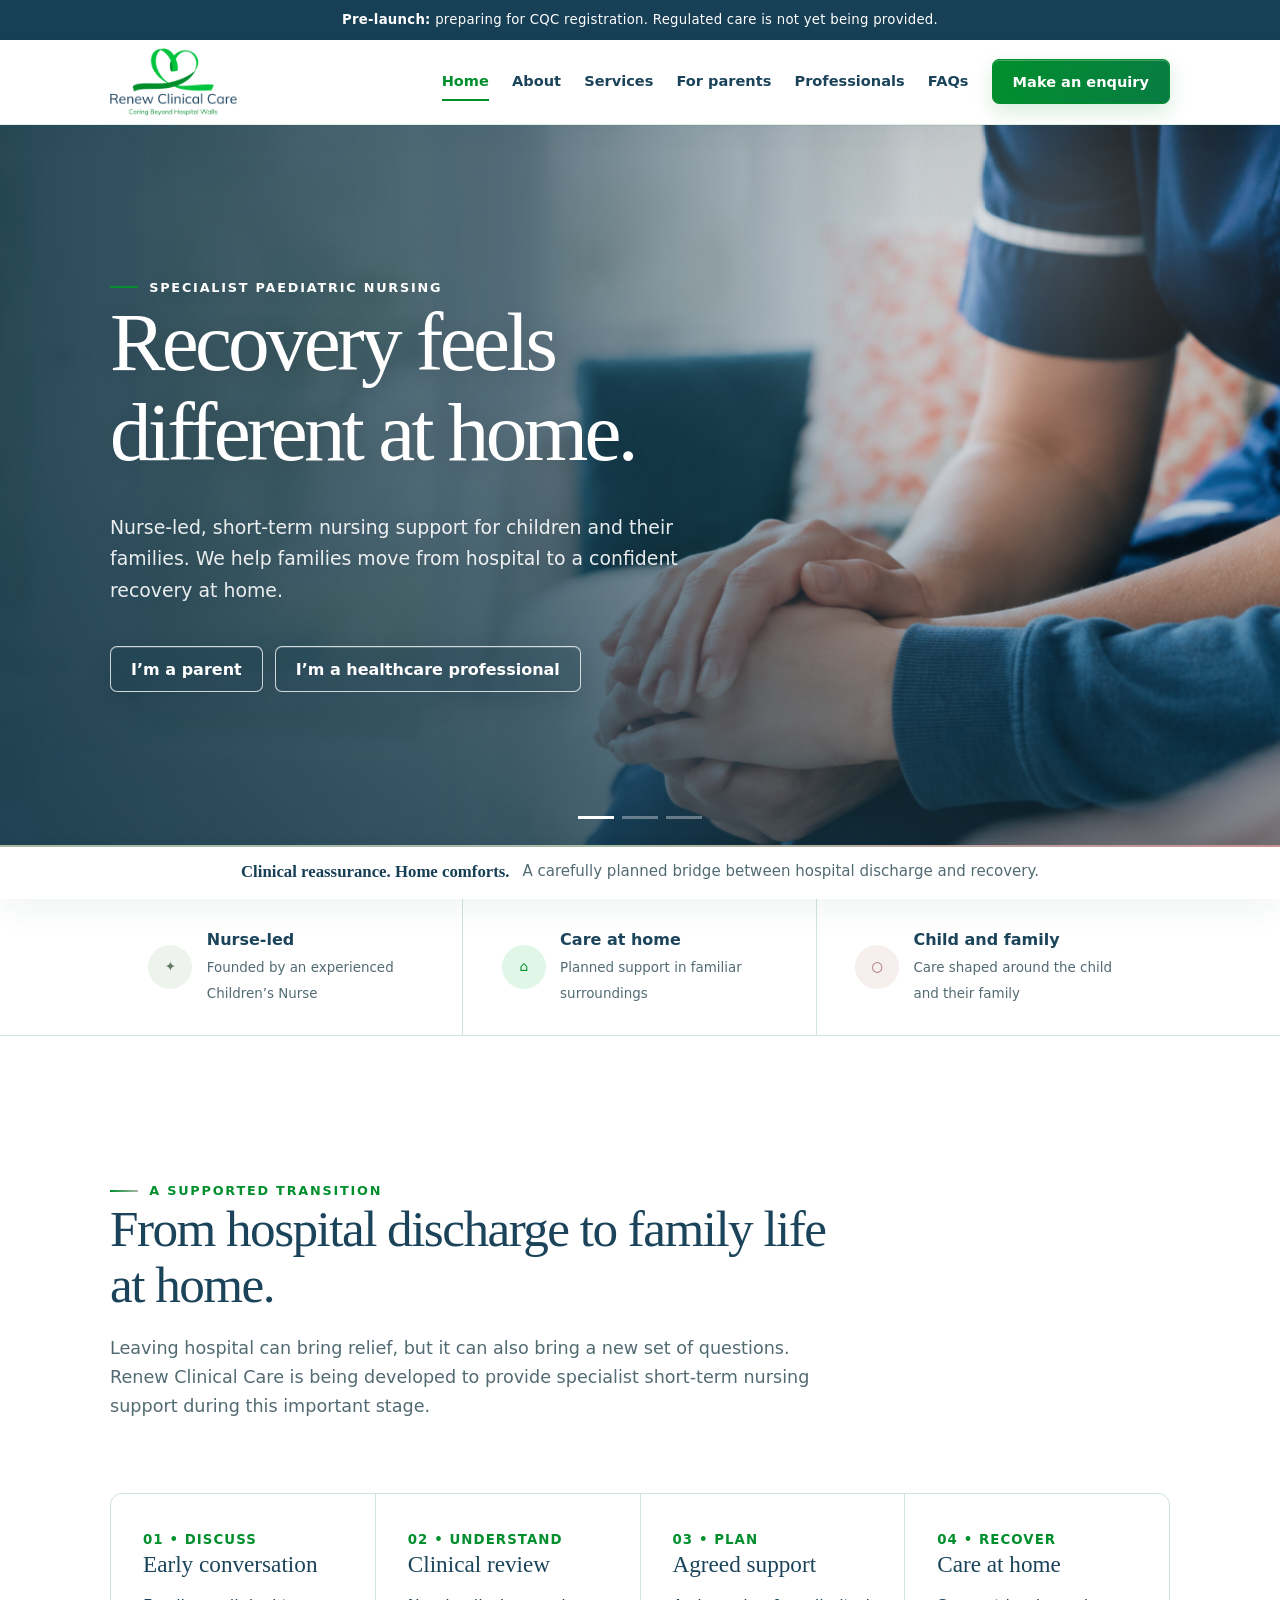
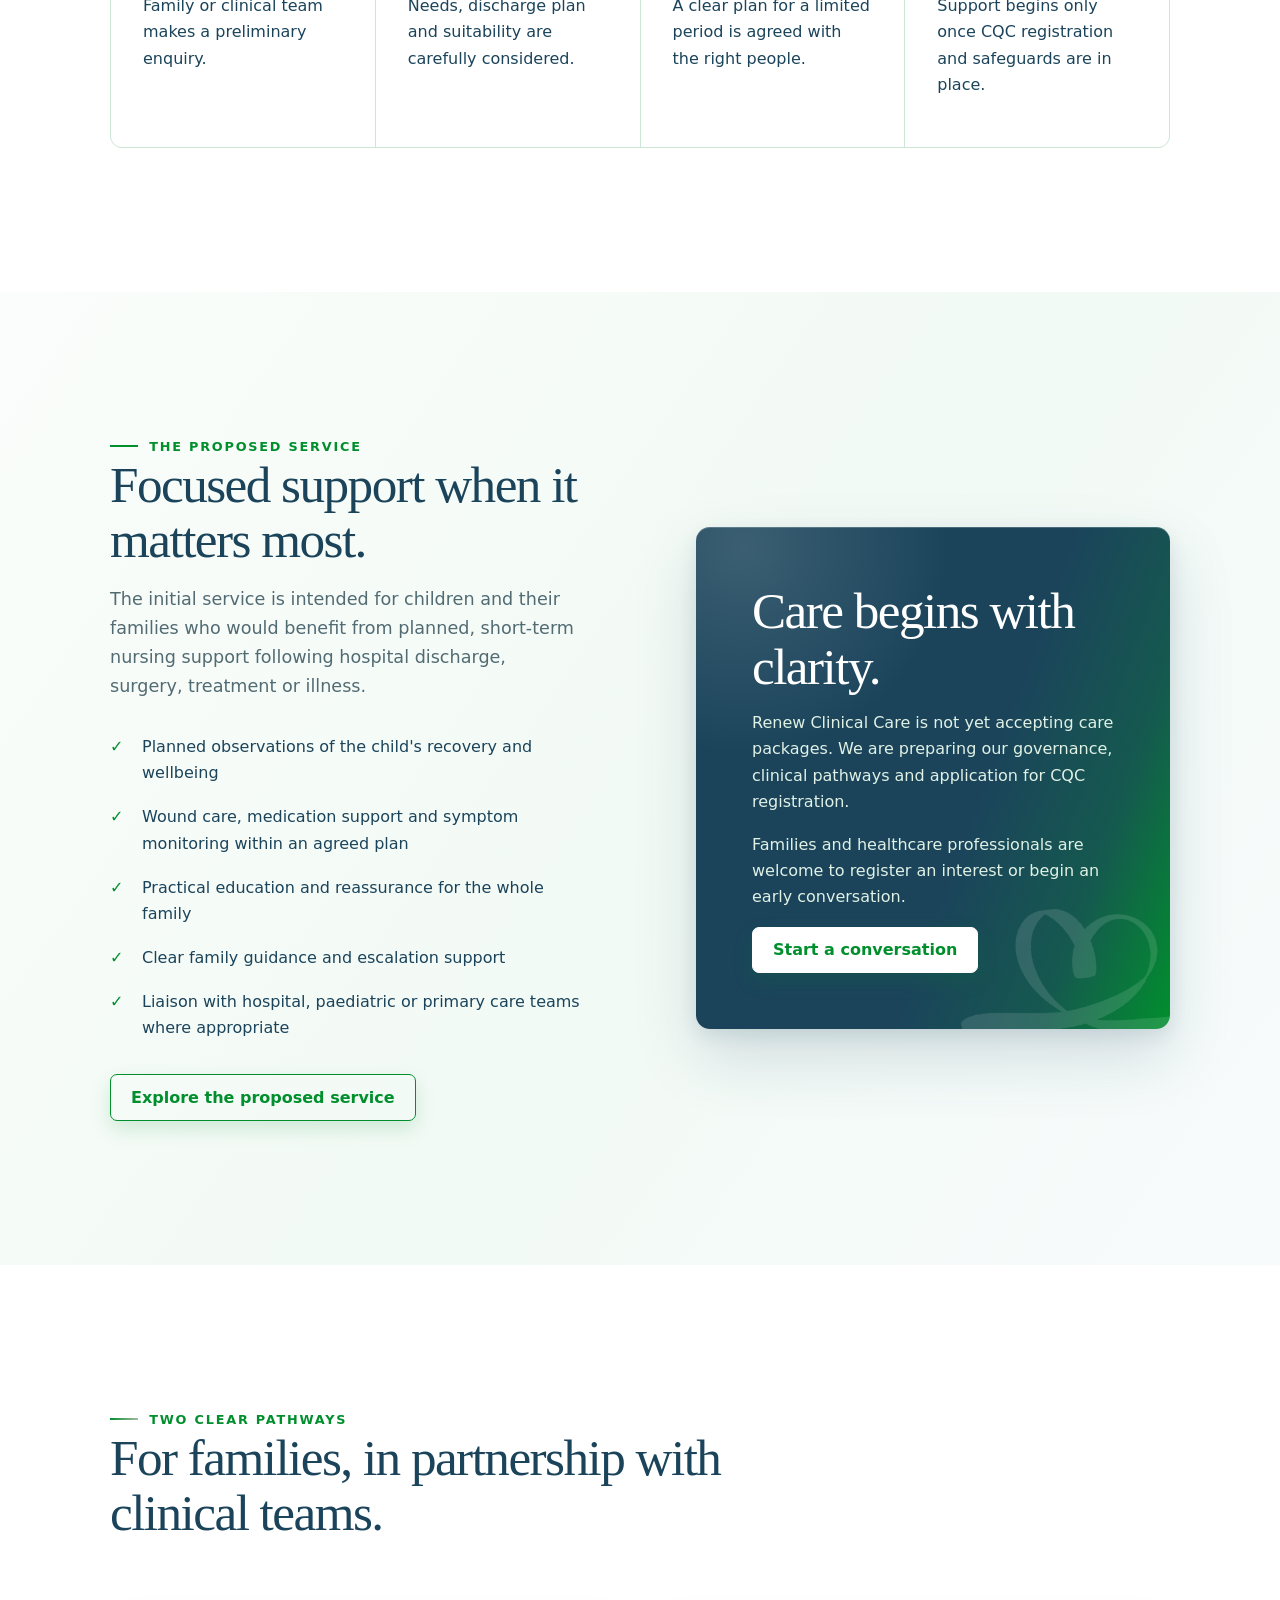
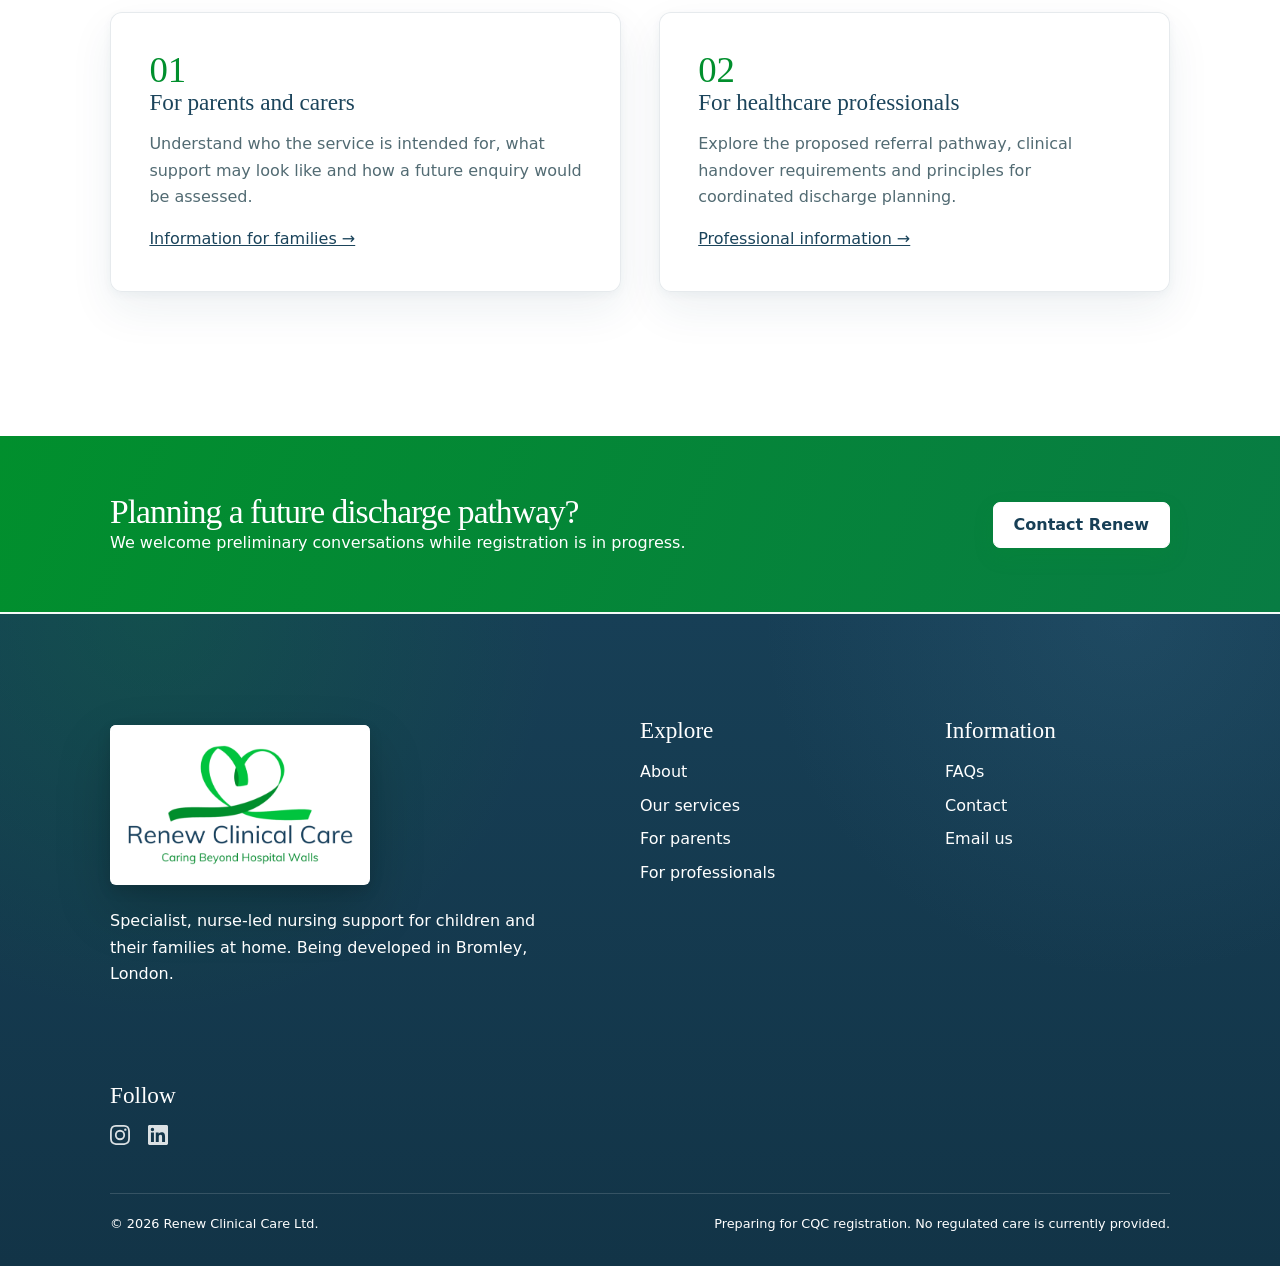
<file: index.html>
<!doctype html>
<html lang="en-GB">
<head>
<meta charset="utf-8">
<meta name="viewport" content="width=device-width,initial-scale=1">
<meta name="theme-color" content="#ffffff">
<link rel="icon" type="image/png" sizes="512x512" href="favicon.png?v=35">
<link rel="apple-touch-icon" sizes="180x180" href="apple-touch-icon.png?v=35">
<title>Renew Clinical Care | Paediatric nursing support at home</title>
<meta name="description" content="Nurse-led nursing support for children and their families recovering at home in Bromley, following surgery, treatment or illness. Pre-launch and preparing for CQC registration.">
<meta name="robots" content="index, follow, max-image-preview:large">
<link rel="canonical" href="https://renew-clinical-care.medjaybayek.chatgpt.site/">
<meta property="og:type" content="website"><meta property="og:site_name" content="Renew Clinical Care"><meta property="og:locale" content="en_GB">
<meta property="og:title" content="Renew Clinical Care | Paediatric nursing support at home"><meta property="og:description" content="Nurse-led nursing support for children and their families recovering at home in Bromley, following surgery, treatment or illness. Pre-launch and preparing for CQC registration.">
<meta property="og:url" content="https://renew-clinical-care.medjaybayek.chatgpt.site/"><meta property="og:image" content="https://renew-clinical-care.medjaybayek.chatgpt.site/rcc-logo.png"><meta property="og:image:alt" content="Renew Clinical Care logo">
<meta name="twitter:card" content="summary"><meta name="twitter:title" content="Renew Clinical Care | Paediatric nursing support at home"><meta name="twitter:description" content="Nurse-led nursing support for children and their families recovering at home in Bromley."><meta name="twitter:image" content="https://renew-clinical-care.medjaybayek.chatgpt.site/rcc-logo.png">
<script type="application/ld+json">{"@context":"https://schema.org","@graph":[{"@type":"Organization","@id":"https://renew-clinical-care.medjaybayek.chatgpt.site/#organization","name":"Renew Clinical Care Ltd","url":"https://renew-clinical-care.medjaybayek.chatgpt.site/","logo":"https://renew-clinical-care.medjaybayek.chatgpt.site/rcc-logo.png","description":"A nurse-led paediatric healthcare company being developed in Bromley, London, supporting children and their families during the transition from hospital to home. The service is pre-launch and preparing for CQC registration.","email":"hello@renewclinicalcare.co.uk","areaServed":{"@type":"AdministrativeArea","name":"Bromley, London"},"sameAs":["https://www.instagram.com/renewclinicalcare/","https://www.linkedin.com/company/renew-clinical-care-limited/"]},{"@type":"WebSite","@id":"https://renew-clinical-care.medjaybayek.chatgpt.site/#website","url":"https://renew-clinical-care.medjaybayek.chatgpt.site/","name":"Renew Clinical Care","inLanguage":"en-GB","publisher":{"@id":"https://renew-clinical-care.medjaybayek.chatgpt.site/#organization"}},{"@type":"WebPage","@id":"https://renew-clinical-care.medjaybayek.chatgpt.site/#webpage","url":"https://renew-clinical-care.medjaybayek.chatgpt.site/","name":"Renew Clinical Care | Paediatric nursing support at home","description":"Nurse-led nursing support for children and their families recovering at home in Bromley, following surgery, treatment or illness. Pre-launch and preparing for CQC registration.","isPartOf":{"@id":"https://renew-clinical-care.medjaybayek.chatgpt.site/#website"},"about":{"@id":"https://renew-clinical-care.medjaybayek.chatgpt.site/#organization"},"inLanguage":"en-GB"}]}</script>
<link rel="stylesheet" href="styles.css?v=34">
</head>
<body>
<a class="skip" href="#main">Skip to content</a>
<div class="notice">
<strong>Pre-launch:</strong> preparing for CQC registration. Regulated care is not yet being provided.</div>
<header class="header">
<nav class="nav wrap" aria-label="Main navigation">
<a class="brand" href="index.html">
<img class="brand-logo" src="rcc-logo.png" alt="Renew Clinical Care. Caring Beyond Hospital Walls.">
</a>
<button class="menu" aria-expanded="false" aria-label="Open menu">☰</button>
<div class="links">
<a aria-current="page" href="index.html">Home</a>
<a href="about.html">About</a>
<a href="services.html">Services</a>
<a href="parents.html">For parents</a>
<a href="professionals.html">Professionals</a>
<a href="faqs.html">FAQs</a>
<a class="button" href="contact.html">Make an enquiry</a>
</div>
</nav>
</header>
<main id="main">
<section class="hero">
<div class="hero-media">
<div class="hero-sequence" aria-hidden="true">
<video class="hero-frame frame-newborn is-active" autoplay muted loop playsinline preload="metadata" poster="care-at-home.png" data-credit="Sarah Chai / Pexels">
<source src="https://videos.pexels.com/video-files/7279102/7279102-uhd_2160_3840_24fps.mp4" type="video/mp4">
</video>
<img class="hero-frame frame-support" src="postnatal-support-home.webp" alt="">
<img class="hero-frame frame-nurse" src="paediatric-nurse-home.webp" alt="">
</div>
</div>
<div class="hero-overlay">
</div>
<div class="hero-content wrap">
<div class="hero-copy">
<div class="eyebrow">Specialist paediatric nursing</div>
<h1>Recovery feels different at home.</h1>
<p>Nurse-led, short-term nursing support for children and their families. We help families move from hospital to a confident recovery at home.</p>
<div class="actions">
<a class="button" href="parents.html">I’m a parent</a>
<a class="button hero-secondary" href="professionals.html">I’m a healthcare professional</a>
</div>
</div>
</div>
<div class="hero-controls">
<button class="hero-arrow hero-arrow-prev" type="button" aria-label="Show previous hero image">
<span aria-hidden="true">‹</span>
</button>
<button class="hero-arrow hero-arrow-next" type="button" aria-label="Show next hero image">
<span aria-hidden="true">›</span>
</button>
</div>
<div class="hero-timeline" aria-hidden="true">
<span class="is-active">
</span>
<span>
</span>
<span>
</span>
</div>
</section>
<aside class="reassurance-strip" aria-label="Clinical reassurance">
<div class="wrap">
<strong>Clinical reassurance. Home comforts.</strong>
<span>A carefully planned bridge between hospital discharge and recovery.</span>
</div>
</aside>
<section class="trustbar">
<div class="trustgrid wrap">
<div class="trustitem">
<span class="icon">✦</span>
<div>
<b>Nurse-led</b>
<span>Founded by an experienced Children’s Nurse</span>
</div>
</div>
<div class="trustitem">
<span class="icon">⌂</span>
<div>
<b>Care at home</b>
<span>Planned support in familiar surroundings</span>
</div>
</div>
<div class="trustitem">
<span class="icon">○</span>
<div>
<b>Child and family</b>
<span>Care shaped around the child and their family</span>
</div>
</div>
</div>
</section>
<section class="section">
<div class="wrap">
<div class="section-head">
<div class="eyebrow">A supported transition</div>
<h2>From hospital discharge to family life at home.</h2>
<p>Leaving hospital can bring relief, but it can also bring a new set of questions. Renew Clinical Care is being developed to provide specialist short-term nursing support during this important stage.</p>
</div>
<div class="pathway">
<div class="step">
<small>01 • DISCUSS</small>
<h3>Early conversation</h3>
<p>Family or clinical team makes a preliminary enquiry.</p>
</div>
<div class="step">
<small>02 • UNDERSTAND</small>
<h3>Clinical review</h3>
<p>Needs, discharge plan and suitability are carefully considered.</p>
</div>
<div class="step">
<small>03 • PLAN</small>
<h3>Agreed support</h3>
<p>A clear plan for a limited period is agreed with the right people.</p>
</div>
<div class="step">
<small>04 • RECOVER</small>
<h3>Care at home</h3>
<p>Support begins only once CQC registration and safeguards are in place.</p>
</div>
</div>
</div>
</section>
<section class="section soft">
<div class="wrap split">
<div>
<div class="eyebrow">The proposed service</div>
<h2>Focused support when it matters most.</h2>
<p class="lead">The initial service is intended for children and their families who would benefit from planned, short-term nursing support following hospital discharge, surgery, treatment or illness.</p>
<ul class="checks">
<li>Planned observations of the child's recovery and wellbeing</li>
<li>Wound care, medication support and symptom monitoring within an agreed plan</li>
<li>Practical education and reassurance for the whole family</li>
<li>Clear family guidance and escalation support</li>
<li>Liaison with hospital, paediatric or primary care teams where appropriate</li>
</ul>
<a class="button ghost" href="services.html">Explore the proposed service</a>
</div>
<div class="panel">
<h2>Care begins with clarity.</h2>
<p>Renew Clinical Care is not yet accepting care packages. We are preparing our governance, clinical pathways and application for CQC registration.</p>
<p>Families and healthcare professionals are welcome to register an interest or begin an early conversation.</p>
<a class="button" href="contact.html" style="background:#fff;color:#018F2D;border-color:#fff">Start a conversation</a>
</div>
</div>
</section>
<section class="section">
<div class="wrap">
<div class="section-head">
<div class="eyebrow">Two clear pathways</div>
<h2>For families, in partnership with clinical teams.</h2>
</div>
<div class="grid-2">
<article class="card">
<span class="num">01</span>
<h3>For parents and carers</h3>
<p>Understand who the service is intended for, what support may look like and how a future enquiry would be assessed.</p>
<a href="parents.html">Information for families →</a>
</article>
<article class="card">
<span class="num">02</span>
<h3>For healthcare professionals</h3>
<p>Explore the proposed referral pathway, clinical handover requirements and principles for coordinated discharge planning.</p>
<a href="professionals.html">Professional information →</a>
</article>
</div>
</div>
</section>
<section class="band">
<div class="wrap">
<div>
<h2>Planning a future discharge pathway?</h2>
<div>We welcome preliminary conversations while registration is in progress.</div>
</div>
<a class="button" href="contact.html">Contact Renew</a>
</div>
</section>
</main>
<footer class="footer footer-from-green">
<div class="wrap">
<div class="footer-grid">
<div>
<a class="brand" href="index.html">
<img class="brand-logo" src="rcc-logo.png" alt="Renew Clinical Care. Caring Beyond Hospital Walls.">
</a>
<p>Specialist, nurse-led nursing support for children and their families at home. Being developed in Bromley, London.</p>
</div>
<div>
<h3>Explore</h3>
<a href="about.html">About</a>
<a href="services.html">Our services</a>
<a href="parents.html">For parents</a>
<a href="professionals.html">For professionals</a>
</div>
<div>
<h3>Information</h3>
<a href="faqs.html">FAQs</a>
<a href="contact.html">Contact</a>
<a href="mailto:hello@renewclinicalcare.co.uk">Email us</a>
</div>
<div>
<h3>Follow</h3>
<div class="social-links">
<a class="social-link" href="https://www.instagram.com/renewclinicalcare/" target="_blank" rel="noopener" aria-label="Instagram" title="Instagram"><svg viewBox="0 0 24 24" width="18" height="18" aria-hidden="true" focusable="false"><path fill="currentColor" d="M12 2.163c3.204 0 3.584.012 4.85.07 3.252.148 4.771 1.691 4.919 4.919.058 1.265.069 1.645.069 4.849 0 3.204-.012 3.584-.069 4.849-.149 3.225-1.664 4.771-4.919 4.919-1.266.058-1.645.07-4.85.07-3.204 0-3.584-.012-4.849-.07-3.26-.149-4.771-1.699-4.919-4.919-.058-1.265-.07-1.645-.07-4.849 0-3.204.012-3.584.07-4.849.149-3.227 1.664-4.771 4.919-4.919 1.266-.057 1.645-.07 4.849-.07zm0-2.163c-3.259 0-3.667.014-4.947.072-4.358.2-6.78 2.618-6.98 6.98-.059 1.281-.073 1.689-.073 4.948 0 3.259.014 3.667.072 4.947.2 4.358 2.618 6.78 6.98 6.98 1.281.058 1.689.072 4.948.072 3.259 0 3.667-.014 4.947-.072 4.354-.2 6.782-2.618 6.979-6.98.059-1.28.073-1.688.073-4.947 0-3.259-.014-3.667-.072-4.947-.196-4.354-2.617-6.78-6.979-6.98-1.281-.059-1.69-.073-4.949-.073zm0 5.838a6.163 6.163 0 1 0 0 12.326 6.163 6.163 0 0 0 0-12.326zm0 10.163a4 4 0 1 1 0-8 4 4 0 0 1 0 8zm6.406-11.845a1.44 1.44 0 1 0 0 2.881 1.44 1.44 0 0 0 0-2.881z"/></svg></a>
<a class="social-link" href="https://www.linkedin.com/company/renew-clinical-care-limited/" target="_blank" rel="noopener" aria-label="LinkedIn" title="LinkedIn"><svg viewBox="0 0 24 24" width="18" height="18" aria-hidden="true" focusable="false"><path fill="currentColor" d="M20.447 20.452h-3.554v-5.569c0-1.328-.027-3.037-1.852-3.037-1.853 0-2.136 1.445-2.136 2.939v5.667H9.351V9h3.414v1.561h.046c.477-.9 1.637-1.85 3.37-1.85 3.601 0 4.267 2.37 4.267 5.455v6.286zM5.337 7.433a2.064 2.064 0 1 1 0-4.128 2.064 2.064 0 0 1 0 4.128zM7.119 20.452H3.554V9h3.565v11.452zM22.225 0H1.771C.792 0 0 .774 0 1.729v20.542C0 23.227.792 24 1.771 24h20.451C23.2 24 24 23.227 24 22.271V1.729C24 .774 23.2 0 22.222 0h.003z"/></svg></a>
</div>
</div>
</div>
<div class="legal">
<span>© 2026 Renew Clinical Care Ltd.</span>
<span>Preparing for CQC registration. No regulated care is currently provided.</span>
</div>
</div>
</footer>
<script src="site.js?v=33">
</script>
</body>
</html>
</file>
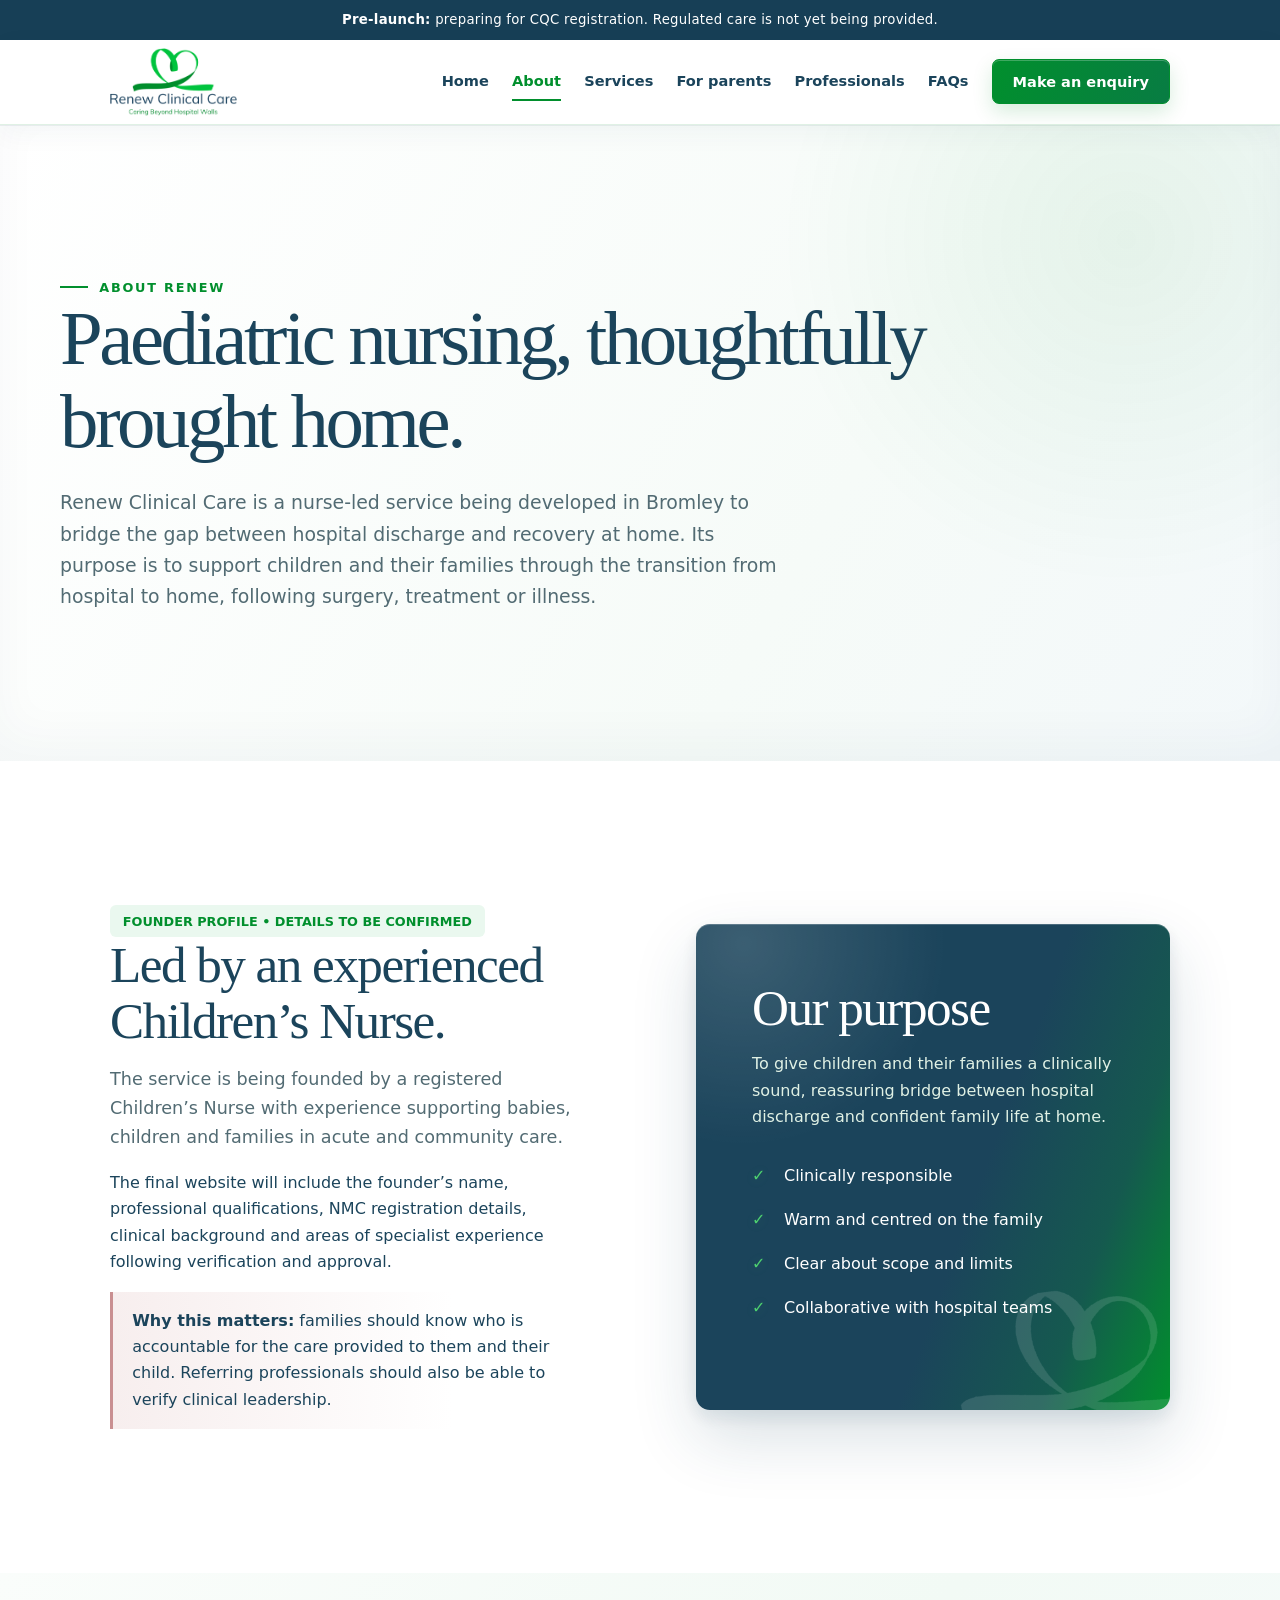
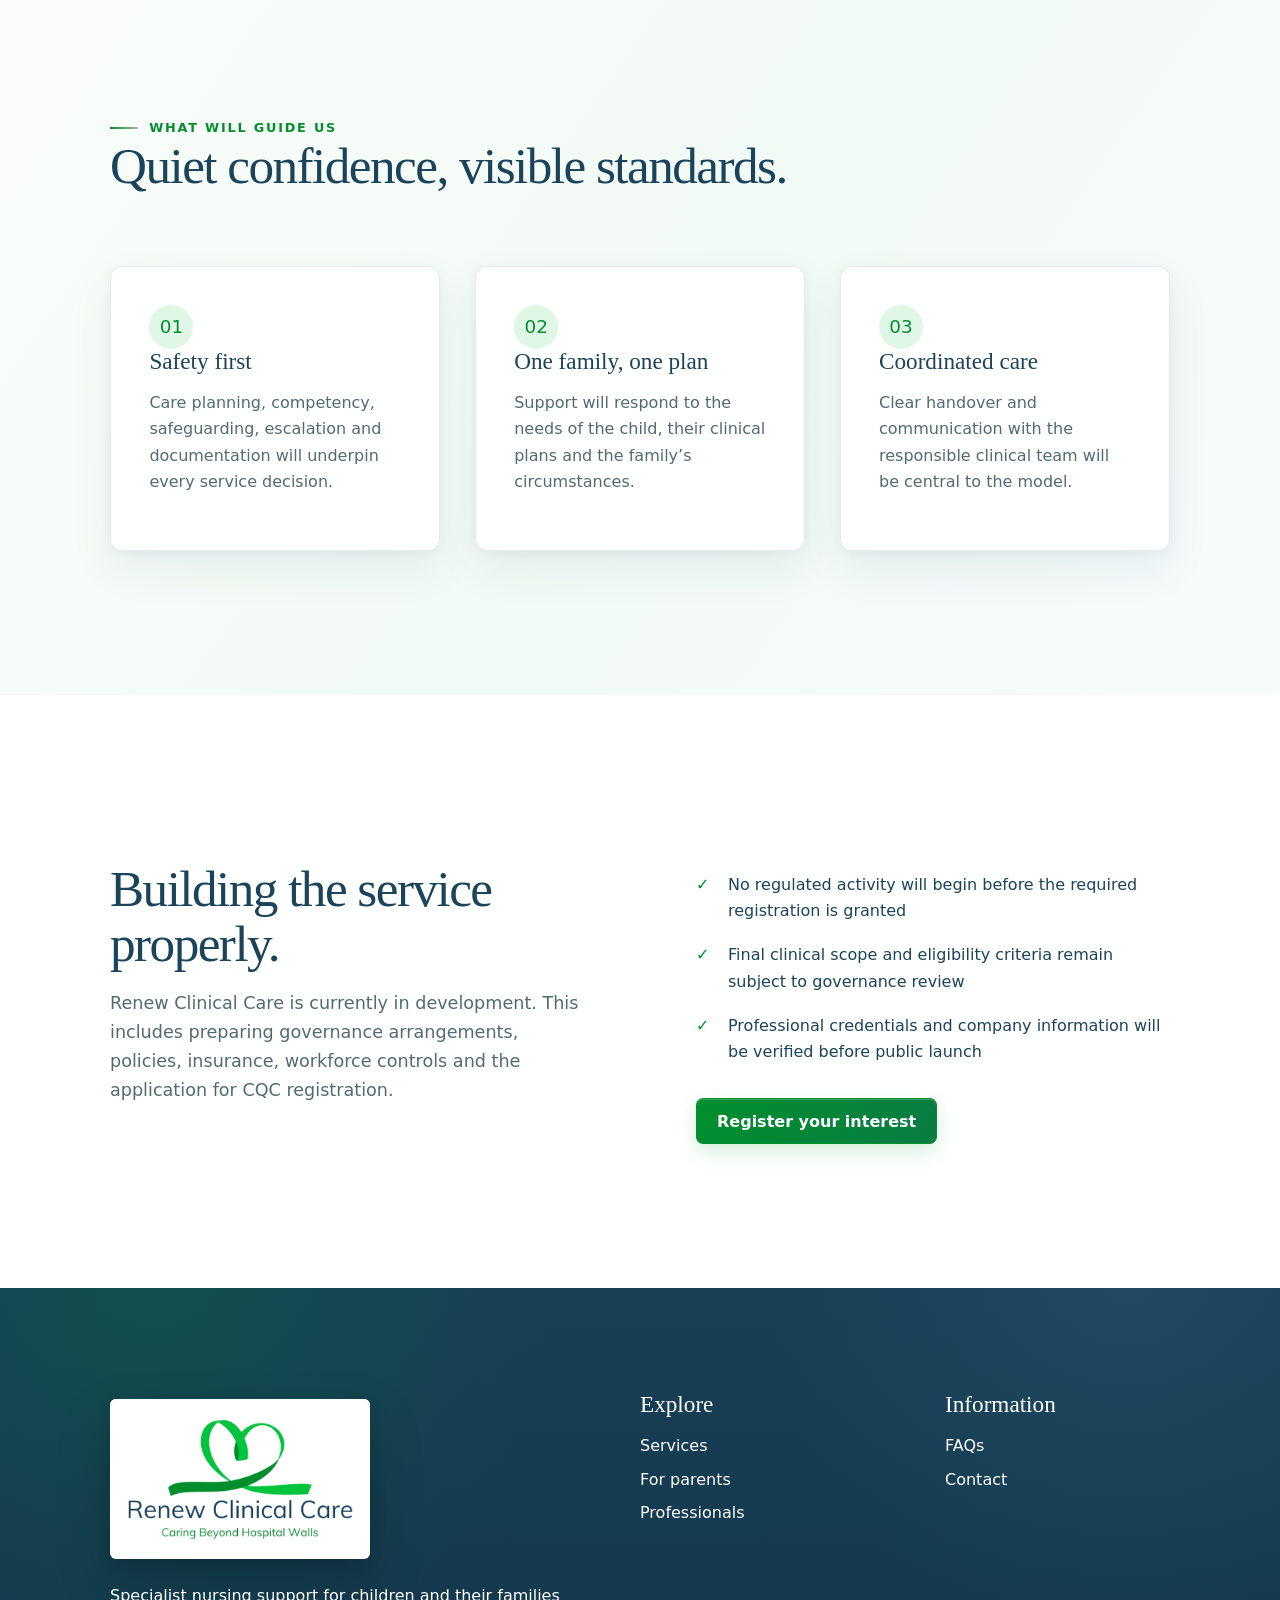
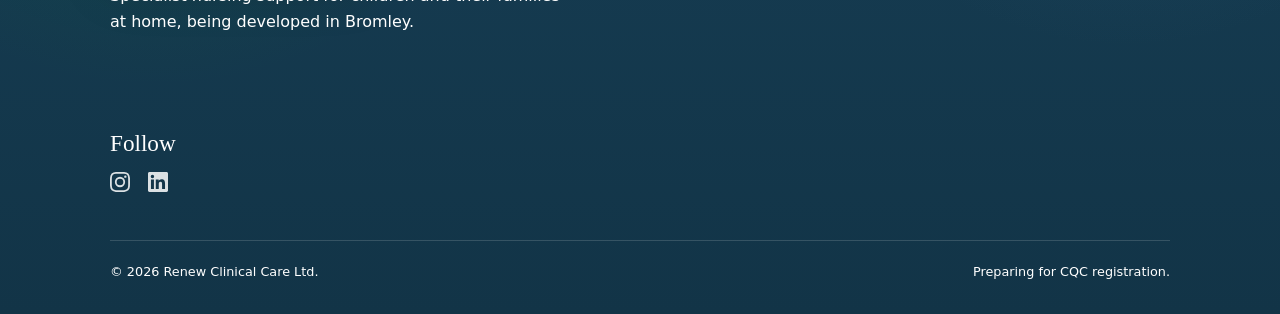
<file: about.html>
<!doctype html>
<html lang="en-GB">
<head>
<meta charset="utf-8">
<meta name="viewport" content="width=device-width,initial-scale=1">
<meta name="theme-color" content="#ffffff">
<link rel="icon" type="image/png" sizes="512x512" href="favicon.png?v=35">
<link rel="apple-touch-icon" sizes="180x180" href="apple-touch-icon.png?v=35">
<title>About | Renew Clinical Care</title>
<meta name="description" content="Meet the nurse-led vision behind Renew Clinical Care, supporting children and families in Bromley, London.">
<meta name="robots" content="index, follow, max-image-preview:large"><link rel="canonical" href="https://renew-clinical-care.medjaybayek.chatgpt.site/about.html">
<meta property="og:type" content="website"><meta property="og:site_name" content="Renew Clinical Care"><meta property="og:locale" content="en_GB"><meta property="og:title" content="About | Renew Clinical Care"><meta property="og:description" content="Meet the nurse-led vision behind Renew Clinical Care, supporting children and families in Bromley, London."><meta property="og:url" content="https://renew-clinical-care.medjaybayek.chatgpt.site/about.html"><meta property="og:image" content="https://renew-clinical-care.medjaybayek.chatgpt.site/rcc-logo.png"><meta property="og:image:alt" content="Renew Clinical Care logo"><meta name="twitter:card" content="summary">
<script type="application/ld+json">{"@context":"https://schema.org","@type":"AboutPage","url":"https://renew-clinical-care.medjaybayek.chatgpt.site/about.html","name":"About Renew Clinical Care","description":"Meet the nurse-led vision behind Renew Clinical Care, supporting children and families in Bromley, London.","inLanguage":"en-GB","isPartOf":{"@id":"https://renew-clinical-care.medjaybayek.chatgpt.site/#website"},"about":{"@id":"https://renew-clinical-care.medjaybayek.chatgpt.site/#organization"}}</script>
<link rel="stylesheet" href="styles.css?v=34">
</head>
<body>
<a class="skip" href="#main">Skip to content</a>
<div class="notice">
<strong>Pre-launch:</strong> preparing for CQC registration. Regulated care is not yet being provided.</div>
<header class="header">
<nav class="nav wrap">
<a class="brand" href="index.html">
<img class="brand-logo" src="rcc-logo.png" alt="Renew Clinical Care. Caring Beyond Hospital Walls.">
</a>
<button class="menu" aria-expanded="false" aria-label="Open menu">☰</button>
<div class="links">
<a href="index.html">Home</a>
<a aria-current="page" href="about.html">About</a>
<a href="services.html">Services</a>
<a href="parents.html">For parents</a>
<a href="professionals.html">Professionals</a>
<a href="faqs.html">FAQs</a>
<a class="button" href="contact.html">Make an enquiry</a>
</div>
</nav>
</header>
<main id="main">
<section class="page-hero">
<div class="wrap">
<div class="eyebrow">About Renew</div>
<h1>Paediatric nursing, thoughtfully brought home.</h1>
<p>Renew Clinical Care is a nurse-led service being developed in Bromley to bridge the gap between hospital discharge and recovery at home. Its purpose is to support children and their families through the transition from hospital to home, following surgery, treatment or illness.</p>
</div>
</section>
<section class="section">
<div class="wrap split">
<div>
<span class="tag">FOUNDER PROFILE • DETAILS TO BE CONFIRMED</span>
<h2>Led by an experienced Children’s Nurse.</h2>
<p class="lead">The service is being founded by a registered Children’s Nurse with experience supporting babies, children and families in acute and community care.</p>
<p>The final website will include the founder’s name, professional qualifications, NMC registration details, clinical background and areas of specialist experience following verification and approval.</p>
<div class="note">
<strong>Why this matters:</strong> families should know who is accountable for the care provided to them and their child. Referring professionals should also be able to verify clinical leadership.</div>
</div>
<div class="panel">
<h2>Our purpose</h2>
<p>To give children and their families a clinically sound, reassuring bridge between hospital discharge and confident family life at home.</p>
<ul class="checks">
<li>Clinically responsible</li>
<li>Warm and centred on the family</li>
<li>Clear about scope and limits</li>
<li>Collaborative with hospital teams</li>
</ul>
</div>
</div>
</section>
<section class="section soft">
<div class="wrap">
<div class="section-head">
<div class="eyebrow">What will guide us</div>
<h2>Quiet confidence, visible standards.</h2>
</div>
<div class="grid-3">
<div class="card">
<span class="icon">01</span>
<h3>Safety first</h3>
<p>Care planning, competency, safeguarding, escalation and documentation will underpin every service decision.</p>
</div>
<div class="card">
<span class="icon">02</span>
<h3>One family, one plan</h3>
<p>Support will respond to the needs of the child, their clinical plans and the family’s circumstances.</p>
</div>
<div class="card">
<span class="icon">03</span>
<h3>Coordinated care</h3>
<p>Clear handover and communication with the responsible clinical team will be central to the model.</p>
</div>
</div>
</div>
</section>
<section class="section">
<div class="wrap split">
<div>
<h2>Building the service properly.</h2>
<p class="lead">Renew Clinical Care is currently in development. This includes preparing governance arrangements, policies, insurance, workforce controls and the application for CQC registration.</p>
</div>
<div>
<ul class="checks">
<li>No regulated activity will begin before the required registration is granted</li>
<li>Final clinical scope and eligibility criteria remain subject to governance review</li>
<li>Professional credentials and company information will be verified before public launch</li>
</ul>
<a class="button" href="contact.html">Register your interest</a>
</div>
</div>
</section>
</main>
<footer class="footer">
<div class="wrap">
<div class="footer-grid">
<div>
<a class="brand" href="index.html">
<img class="brand-logo" src="rcc-logo.png" alt="Renew Clinical Care. Caring Beyond Hospital Walls.">
</a>
<p>Specialist nursing support for children and their families at home, being developed in Bromley.</p>
</div>
<div>
<h3>Explore</h3>
<a href="services.html">Services</a>
<a href="parents.html">For parents</a>
<a href="professionals.html">Professionals</a>
</div>
<div>
<h3>Information</h3>
<a href="faqs.html">FAQs</a>
<a href="contact.html">Contact</a>
</div>
<div>
<h3>Follow</h3>
<div class="social-links">
<a class="social-link" href="https://www.instagram.com/renewclinicalcare/" target="_blank" rel="noopener" aria-label="Instagram" title="Instagram"><svg viewBox="0 0 24 24" width="18" height="18" aria-hidden="true" focusable="false"><path fill="currentColor" d="M12 2.163c3.204 0 3.584.012 4.85.07 3.252.148 4.771 1.691 4.919 4.919.058 1.265.069 1.645.069 4.849 0 3.204-.012 3.584-.069 4.849-.149 3.225-1.664 4.771-4.919 4.919-1.266.058-1.645.07-4.85.07-3.204 0-3.584-.012-4.849-.07-3.26-.149-4.771-1.699-4.919-4.919-.058-1.265-.07-1.645-.07-4.849 0-3.204.012-3.584.07-4.849.149-3.227 1.664-4.771 4.919-4.919 1.266-.057 1.645-.07 4.849-.07zm0-2.163c-3.259 0-3.667.014-4.947.072-4.358.2-6.78 2.618-6.98 6.98-.059 1.281-.073 1.689-.073 4.948 0 3.259.014 3.667.072 4.947.2 4.358 2.618 6.78 6.98 6.98 1.281.058 1.689.072 4.948.072 3.259 0 3.667-.014 4.947-.072 4.354-.2 6.782-2.618 6.979-6.98.059-1.28.073-1.688.073-4.947 0-3.259-.014-3.667-.072-4.947-.196-4.354-2.617-6.78-6.979-6.98-1.281-.059-1.69-.073-4.949-.073zm0 5.838a6.163 6.163 0 1 0 0 12.326 6.163 6.163 0 0 0 0-12.326zm0 10.163a4 4 0 1 1 0-8 4 4 0 0 1 0 8zm6.406-11.845a1.44 1.44 0 1 0 0 2.881 1.44 1.44 0 0 0 0-2.881z"/></svg></a>
<a class="social-link" href="https://www.linkedin.com/company/renew-clinical-care-limited/" target="_blank" rel="noopener" aria-label="LinkedIn" title="LinkedIn"><svg viewBox="0 0 24 24" width="18" height="18" aria-hidden="true" focusable="false"><path fill="currentColor" d="M20.447 20.452h-3.554v-5.569c0-1.328-.027-3.037-1.852-3.037-1.853 0-2.136 1.445-2.136 2.939v5.667H9.351V9h3.414v1.561h.046c.477-.9 1.637-1.85 3.37-1.85 3.601 0 4.267 2.37 4.267 5.455v6.286zM5.337 7.433a2.064 2.064 0 1 1 0-4.128 2.064 2.064 0 0 1 0 4.128zM7.119 20.452H3.554V9h3.565v11.452zM22.225 0H1.771C.792 0 0 .774 0 1.729v20.542C0 23.227.792 24 1.771 24h20.451C23.2 24 24 23.227 24 22.271V1.729C24 .774 23.2 0 22.222 0h.003z"/></svg></a>
</div>
</div>
</div>
<div class="legal">
<span>© 2026 Renew Clinical Care Ltd.</span>
<span>Preparing for CQC registration.</span>
</div>
</div>
</footer>
<script src="site.js?v=33">
</script>
</body>
</html>
</file>
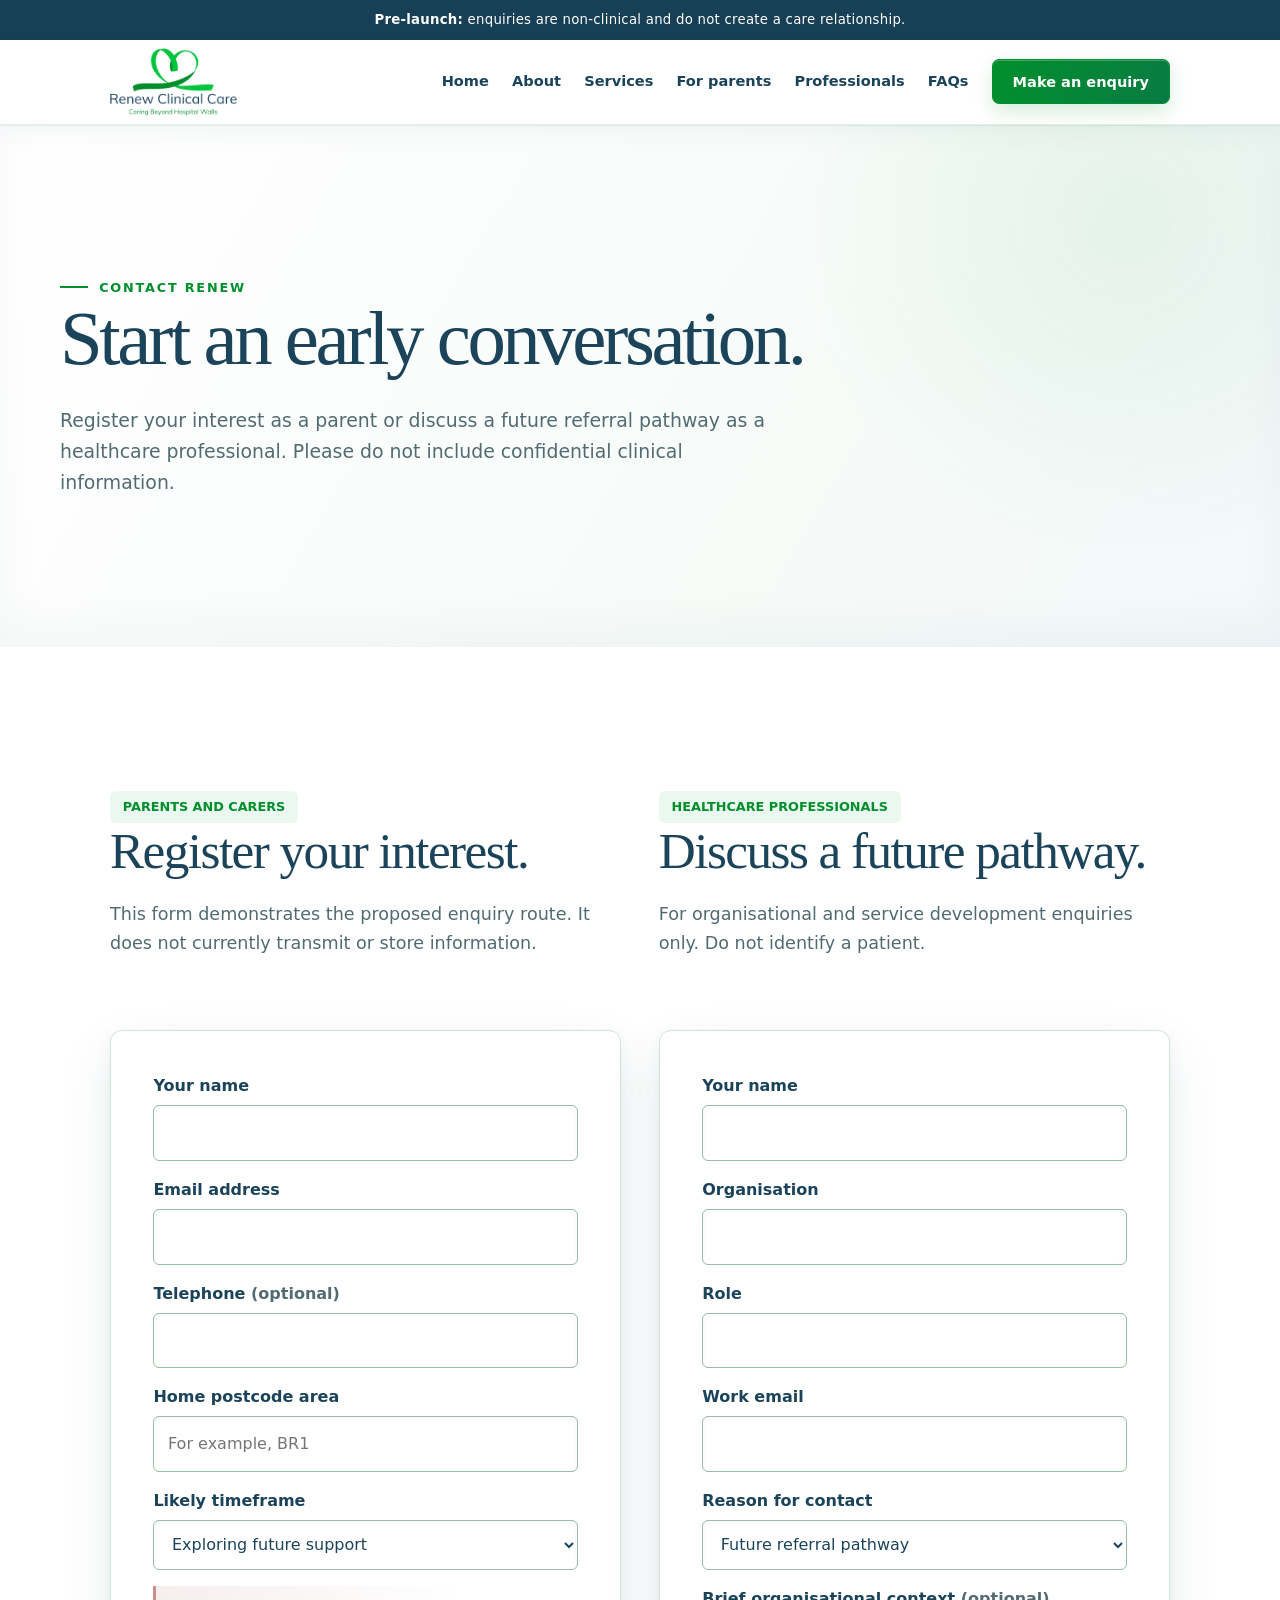
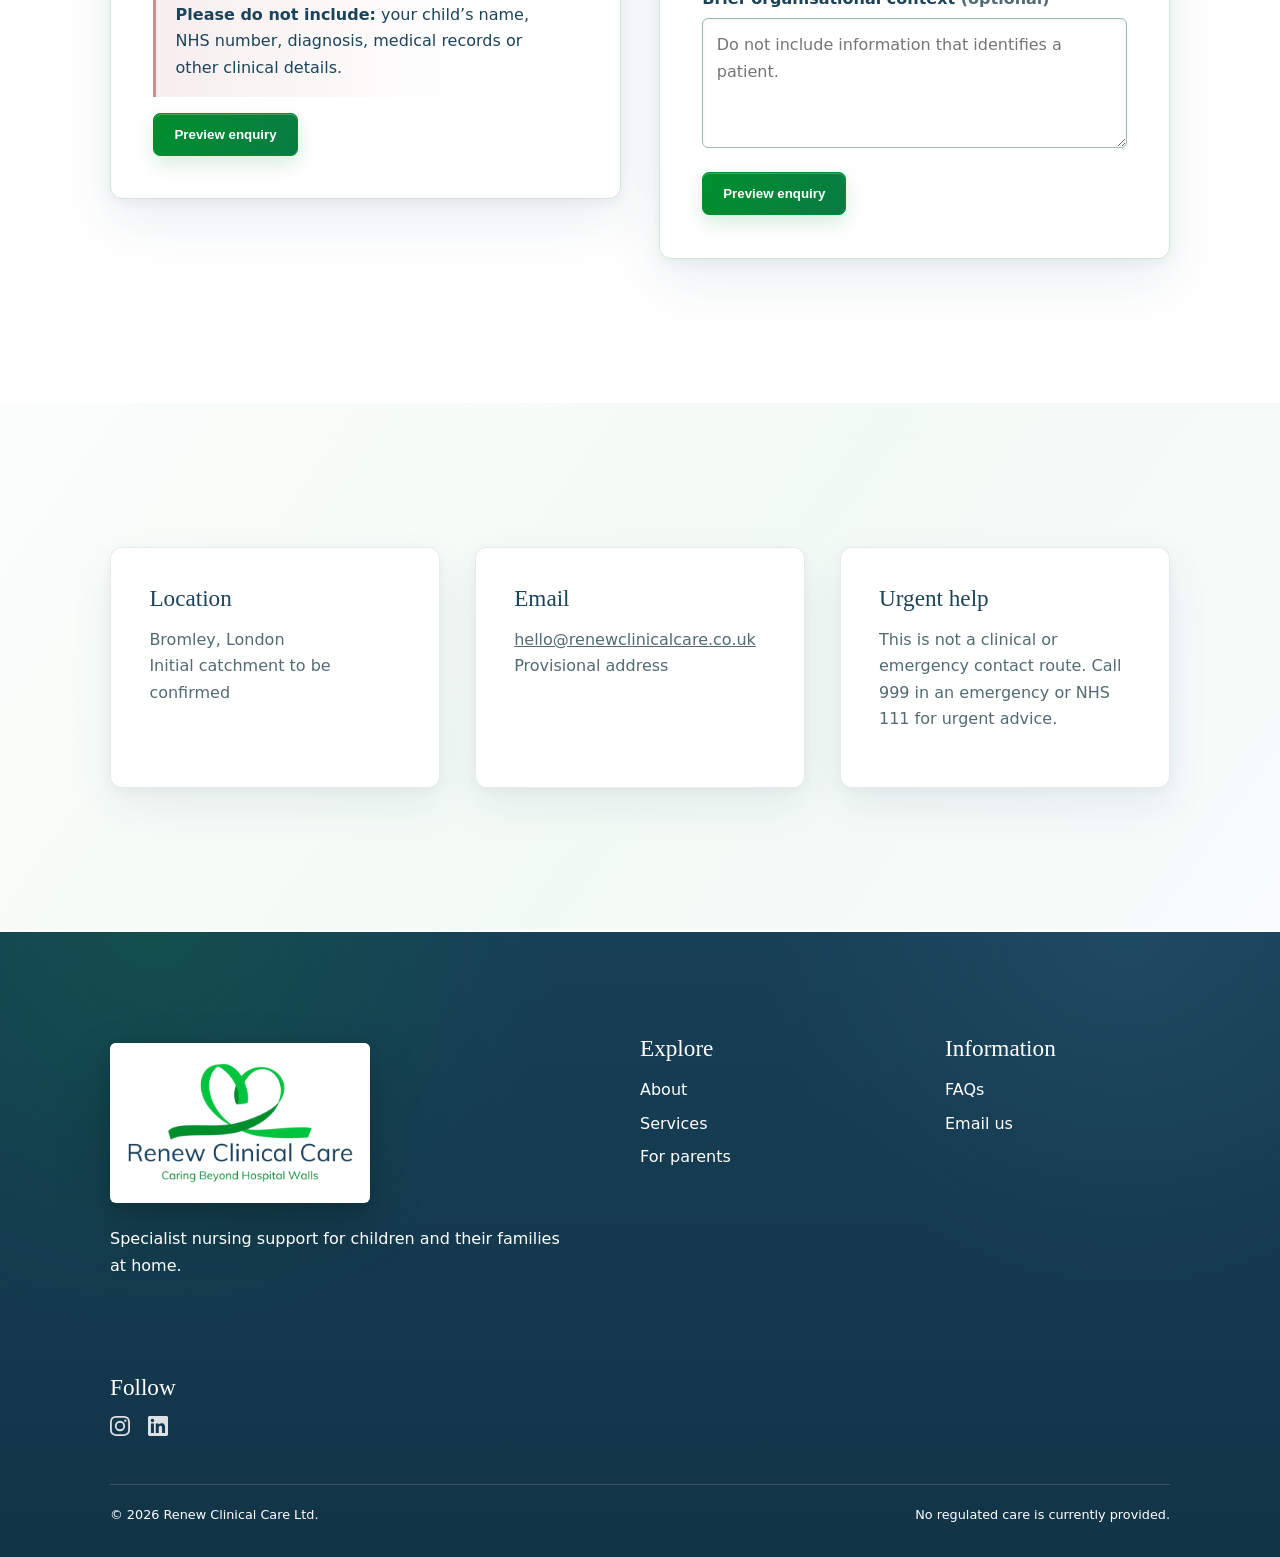
<file: contact.html>
<!doctype html>
<html lang="en-GB">
<head>
<meta charset="utf-8">
<meta name="viewport" content="width=device-width,initial-scale=1">
<meta name="theme-color" content="#ffffff">
<link rel="icon" type="image/png" sizes="512x512" href="favicon.png?v=35">
<link rel="apple-touch-icon" sizes="180x180" href="apple-touch-icon.png?v=35">
<title>Contact | Renew Clinical Care</title>
<meta name="description" content="Contact Renew Clinical Care about future nursing support for children and their families, or professional partnerships.">
<meta name="robots" content="index, follow, max-image-preview:large"><link rel="canonical" href="https://renew-clinical-care.medjaybayek.chatgpt.site/contact.html">
<meta property="og:type" content="website"><meta property="og:site_name" content="Renew Clinical Care"><meta property="og:locale" content="en_GB"><meta property="og:title" content="Contact | Renew Clinical Care"><meta property="og:description" content="Contact Renew Clinical Care about future nursing support for children and their families, or professional partnerships."><meta property="og:url" content="https://renew-clinical-care.medjaybayek.chatgpt.site/contact.html"><meta property="og:image" content="https://renew-clinical-care.medjaybayek.chatgpt.site/rcc-logo.png"><meta property="og:image:alt" content="Renew Clinical Care logo"><meta name="twitter:card" content="summary">
<script type="application/ld+json">{"@context":"https://schema.org","@type":"ContactPage","url":"https://renew-clinical-care.medjaybayek.chatgpt.site/contact.html","name":"Contact Renew Clinical Care","description":"Contact Renew Clinical Care about future nursing support for children and their families, or professional partnerships.","inLanguage":"en-GB","isPartOf":{"@id":"https://renew-clinical-care.medjaybayek.chatgpt.site/#website"},"about":{"@id":"https://renew-clinical-care.medjaybayek.chatgpt.site/#organization"}}</script>
<link rel="stylesheet" href="styles.css?v=34">
</head>
<body>
<a class="skip" href="#main">Skip to content</a>
<div class="notice">
<strong>Pre-launch:</strong> enquiries are non-clinical and do not create a care relationship.</div>
<header class="header">
<nav class="nav wrap">
<a class="brand" href="index.html">
<img class="brand-logo" src="rcc-logo.png" alt="Renew Clinical Care. Caring Beyond Hospital Walls.">
</a>
<button class="menu" aria-expanded="false" aria-label="Open menu">☰</button>
<div class="links">
<a href="index.html">Home</a>
<a href="about.html">About</a>
<a href="services.html">Services</a>
<a href="parents.html">For parents</a>
<a href="professionals.html">Professionals</a>
<a href="faqs.html">FAQs</a>
<a aria-current="page" class="button" href="contact.html">Make an enquiry</a>
</div>
</nav>
</header>
<main id="main">
<section class="page-hero">
<div class="wrap">
<div class="eyebrow">Contact Renew</div>
<h1>Start an early conversation.</h1>
<p>Register your interest as a parent or discuss a future referral pathway as a healthcare professional. Please do not include confidential clinical information.</p>
</div>
</section>
<section class="section">
<div class="wrap grid-2">
<section id="parent-form">
<div class="section-head">
<span class="tag">PARENTS AND CARERS</span>
<h2>Register your interest.</h2>
<p>This form demonstrates the proposed enquiry route. It does not currently transmit or store information.</p>
</div>
<form class="form demo-form">
<div class="field">
<label for="pname">Your name</label>
<input id="pname" autocomplete="name" required>
</div>
<div class="field">
<label for="pemail">Email address</label>
<input id="pemail" type="email" autocomplete="email" required>
</div>
<div class="field">
<label for="pphone">Telephone <span class="muted">(optional)</span>
</label>
<input id="pphone" type="tel" autocomplete="tel">
</div>
<div class="field">
<label for="parea">Home postcode area</label>
<input id="parea" placeholder="For example, BR1" maxlength="4" required>
</div>
<div class="field">
<label for="ptiming">Likely timeframe</label>
<select id="ptiming">
<option>Exploring future support</option>
<option>Within the next three months</option>
<option>More than three months away</option>
</select>
</div>
<div class="note">
<strong>Please do not include:</strong> your child’s name, NHS number, diagnosis, medical records or other clinical details.</div>
<button class="button" type="submit" style="margin-top:1rem">Preview enquiry</button>
<div class="form-status" tabindex="-1">
<strong>Form ready for launch.</strong>
<br>This prototype has not sent or stored your details. Live submission should be connected only after privacy, consent and secure handling arrangements are approved.</div>
</form>
</section>
<section id="professional-form">
<div class="section-head">
<span class="tag">HEALTHCARE PROFESSIONALS</span>
<h2>Discuss a future pathway.</h2>
<p>For organisational and service development enquiries only. Do not identify a patient.</p>
</div>
<form class="form demo-form">
<div class="field">
<label for="hname">Your name</label>
<input id="hname" autocomplete="name" required>
</div>
<div class="field">
<label for="horg">Organisation</label>
<input id="horg" autocomplete="organization" required>
</div>
<div class="field">
<label for="hrole">Role</label>
<input id="hrole" required>
</div>
<div class="field">
<label for="hemail">Work email</label>
<input id="hemail" type="email" autocomplete="email" required>
</div>
<div class="field">
<label for="htopic">Reason for contact</label>
<select id="htopic">
<option>Future referral pathway</option>
<option>Service commissioning</option>
<option>Clinical partnership</option>
<option>General professional enquiry</option>
</select>
</div>
<div class="field">
<label for="hmsg">Brief organisational context <span class="muted">(optional)</span>
</label>
<textarea id="hmsg" placeholder="Do not include information that identifies a patient.">
</textarea>
</div>
<button class="button" type="submit">Preview enquiry</button>
<div class="form-status" tabindex="-1">
<strong>Form ready for launch.</strong>
<br>This prototype has not sent or stored your details. A secure receiving process should be approved before activation.</div>
</form>
</section>
</div>
</section>
<section class="section soft">
<div class="wrap grid-3">
<div class="card">
<h3>Location</h3>
<p>Bromley, London<br>
<span class="muted">Initial catchment to be confirmed</span>
</p>
</div>
<div class="card">
<h3>Email</h3>
<p>
<a href="mailto:hello@renewclinicalcare.co.uk">hello@renewclinicalcare.co.uk</a>
<br>
<span class="muted">Provisional address</span>
</p>
</div>
<div class="card">
<h3>Urgent help</h3>
<p>This is not a clinical or emergency contact route. Call 999 in an emergency or NHS 111 for urgent advice.</p>
</div>
</div>
</section>
</main>
<footer class="footer">
<div class="wrap">
<div class="footer-grid">
<div>
<a class="brand" href="index.html">
<img class="brand-logo" src="rcc-logo.png" alt="Renew Clinical Care. Caring Beyond Hospital Walls.">
</a>
<p>Specialist nursing support for children and their families at home.</p>
</div>
<div>
<h3>Explore</h3>
<a href="about.html">About</a>
<a href="services.html">Services</a>
<a href="parents.html">For parents</a>
</div>
<div>
<h3>Information</h3>
<a href="faqs.html">FAQs</a>
<a href="mailto:hello@renewclinicalcare.co.uk">Email us</a>
</div>
<div>
<h3>Follow</h3>
<div class="social-links">
<a class="social-link" href="https://www.instagram.com/renewclinicalcare/" target="_blank" rel="noopener" aria-label="Instagram" title="Instagram"><svg viewBox="0 0 24 24" width="18" height="18" aria-hidden="true" focusable="false"><path fill="currentColor" d="M12 2.163c3.204 0 3.584.012 4.85.07 3.252.148 4.771 1.691 4.919 4.919.058 1.265.069 1.645.069 4.849 0 3.204-.012 3.584-.069 4.849-.149 3.225-1.664 4.771-4.919 4.919-1.266.058-1.645.07-4.85.07-3.204 0-3.584-.012-4.849-.07-3.26-.149-4.771-1.699-4.919-4.919-.058-1.265-.07-1.645-.07-4.849 0-3.204.012-3.584.07-4.849.149-3.227 1.664-4.771 4.919-4.919 1.266-.057 1.645-.07 4.849-.07zm0-2.163c-3.259 0-3.667.014-4.947.072-4.358.2-6.78 2.618-6.98 6.98-.059 1.281-.073 1.689-.073 4.948 0 3.259.014 3.667.072 4.947.2 4.358 2.618 6.78 6.98 6.98 1.281.058 1.689.072 4.948.072 3.259 0 3.667-.014 4.947-.072 4.354-.2 6.782-2.618 6.979-6.98.059-1.28.073-1.688.073-4.947 0-3.259-.014-3.667-.072-4.947-.196-4.354-2.617-6.78-6.979-6.98-1.281-.059-1.69-.073-4.949-.073zm0 5.838a6.163 6.163 0 1 0 0 12.326 6.163 6.163 0 0 0 0-12.326zm0 10.163a4 4 0 1 1 0-8 4 4 0 0 1 0 8zm6.406-11.845a1.44 1.44 0 1 0 0 2.881 1.44 1.44 0 0 0 0-2.881z"/></svg></a>
<a class="social-link" href="https://www.linkedin.com/company/renew-clinical-care-limited/" target="_blank" rel="noopener" aria-label="LinkedIn" title="LinkedIn"><svg viewBox="0 0 24 24" width="18" height="18" aria-hidden="true" focusable="false"><path fill="currentColor" d="M20.447 20.452h-3.554v-5.569c0-1.328-.027-3.037-1.852-3.037-1.853 0-2.136 1.445-2.136 2.939v5.667H9.351V9h3.414v1.561h.046c.477-.9 1.637-1.85 3.37-1.85 3.601 0 4.267 2.37 4.267 5.455v6.286zM5.337 7.433a2.064 2.064 0 1 1 0-4.128 2.064 2.064 0 0 1 0 4.128zM7.119 20.452H3.554V9h3.565v11.452zM22.225 0H1.771C.792 0 0 .774 0 1.729v20.542C0 23.227.792 24 1.771 24h20.451C23.2 24 24 23.227 24 22.271V1.729C24 .774 23.2 0 22.222 0h.003z"/></svg></a>
</div>
</div>
</div>
<div class="legal">
<span>© 2026 Renew Clinical Care Ltd.</span>
<span>No regulated care is currently provided.</span>
</div>
</div>
</footer>
<script src="site.js?v=33">
</script>
</body>
</html>
</file>
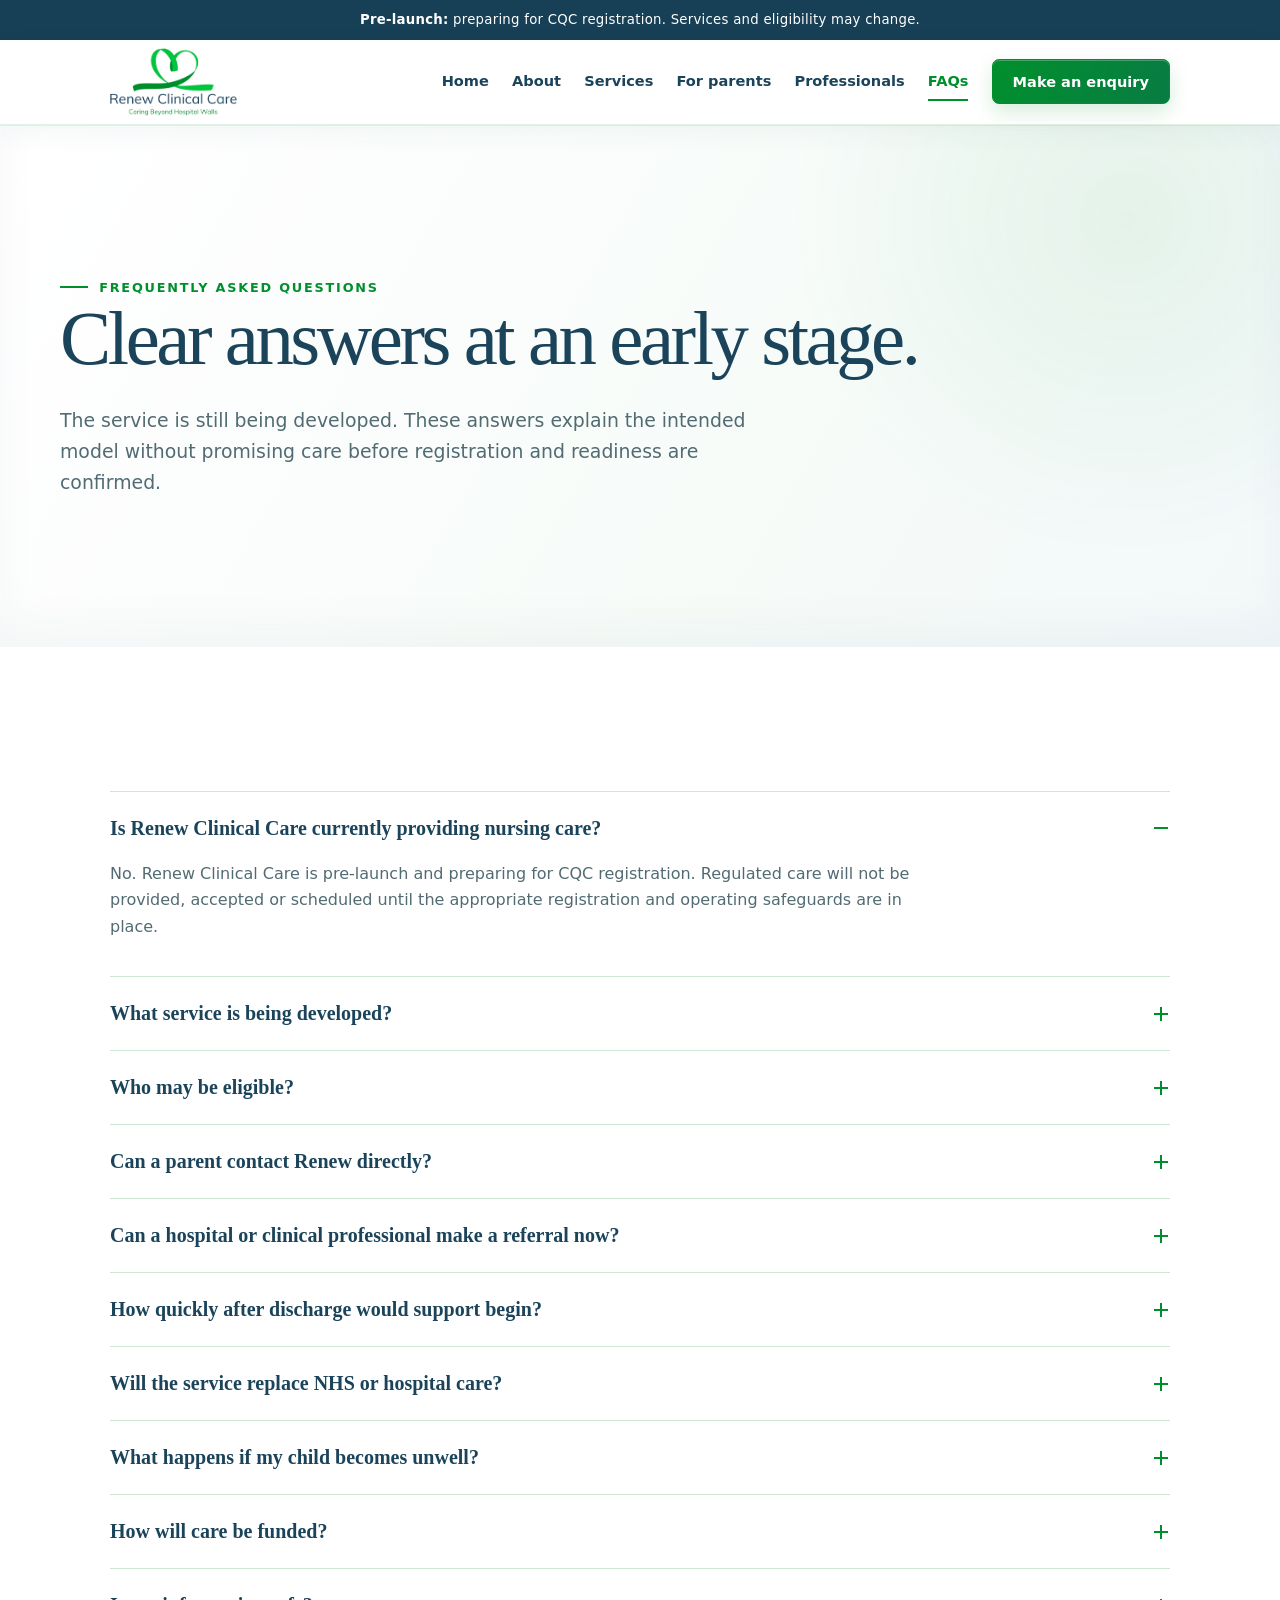
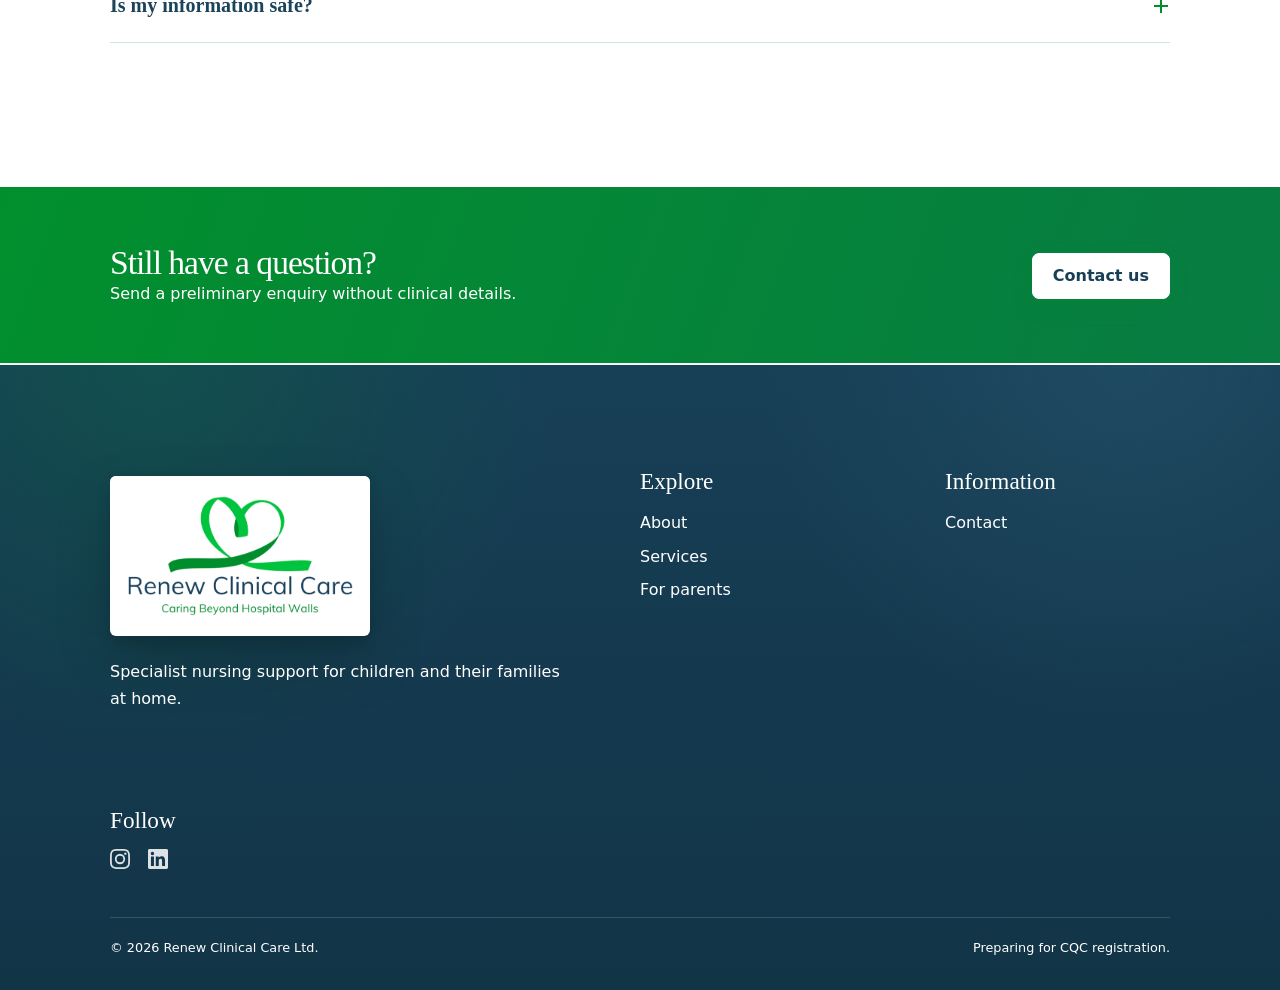
<file: faqs.html>
<!doctype html>
<html lang="en-GB">
<head>
<meta charset="utf-8">
<meta name="viewport" content="width=device-width,initial-scale=1">
<meta name="theme-color" content="#ffffff">
<link rel="icon" type="image/png" sizes="512x512" href="favicon.png?v=35">
<link rel="apple-touch-icon" sizes="180x180" href="apple-touch-icon.png?v=35">
<title>Frequently asked questions | Renew Clinical Care</title>
<meta name="description" content="Answers about Renew Clinical Care's proposed nursing support service for children and their families.">
<meta name="robots" content="index, follow, max-image-preview:large"><link rel="canonical" href="https://renew-clinical-care.medjaybayek.chatgpt.site/faqs.html">
<meta property="og:type" content="website"><meta property="og:site_name" content="Renew Clinical Care"><meta property="og:locale" content="en_GB"><meta property="og:title" content="Frequently asked questions | Renew Clinical Care"><meta property="og:description" content="Answers about Renew Clinical Care's proposed nursing support service for children and their families."><meta property="og:url" content="https://renew-clinical-care.medjaybayek.chatgpt.site/faqs.html"><meta property="og:image" content="https://renew-clinical-care.medjaybayek.chatgpt.site/rcc-logo.png"><meta property="og:image:alt" content="Renew Clinical Care logo"><meta name="twitter:card" content="summary">
<script type="application/ld+json">{"@context":"https://schema.org","@type":"FAQPage","url":"https://renew-clinical-care.medjaybayek.chatgpt.site/faqs.html","name":"Frequently asked questions | Renew Clinical Care","inLanguage":"en-GB","mainEntity":[{"@type":"Question","name":"Is Renew Clinical Care currently providing nursing care?","acceptedAnswer":{"@type":"Answer","text":"No. Renew Clinical Care is pre-launch and preparing for CQC registration. Regulated care will not be provided, accepted or scheduled until the appropriate registration and operating safeguards are in place."}},{"@type":"Question","name":"What service is being developed?","acceptedAnswer":{"@type":"Answer","text":"A short-term, nurse-led service for children and their families at home following hospital discharge, surgery, treatment or illness, initially focused on Bromley and an agreed local area."}},{"@type":"Question","name":"Who may be eligible?","acceptedAnswer":{"@type":"Answer","text":"The proposed service is for children who are clinically stable and whose needs can be safely met through planned home visits. Final eligibility criteria will be governed by clinical assessment, competencies, geography and the relevant discharge plan."}},{"@type":"Question","name":"Can a parent contact Renew directly?","acceptedAnswer":{"@type":"Answer","text":"Yes. Parents and carers can make a preliminary enquiry or register an interest. Once operational, suitability may also require information and liaison from the responsible hospital or clinical team."}},{"@type":"Question","name":"Can a hospital or clinical professional make a referral now?","acceptedAnswer":{"@type":"Answer","text":"Not a patient referral. Healthcare professionals can discuss future pathways or anticipated demand. They should not send information that identifies a patient or any clinical information through the website."}}]}</script>
<link rel="stylesheet" href="styles.css?v=34">
</head>
<body>
<a class="skip" href="#main">Skip to content</a>
<div class="notice">
<strong>Pre-launch:</strong> preparing for CQC registration. Services and eligibility may change.</div>
<header class="header">
<nav class="nav wrap">
<a class="brand" href="index.html">
<img class="brand-logo" src="rcc-logo.png" alt="Renew Clinical Care. Caring Beyond Hospital Walls.">
</a>
<button class="menu" aria-expanded="false" aria-label="Open menu">☰</button>
<div class="links">
<a href="index.html">Home</a>
<a href="about.html">About</a>
<a href="services.html">Services</a>
<a href="parents.html">For parents</a>
<a href="professionals.html">Professionals</a>
<a aria-current="page" href="faqs.html">FAQs</a>
<a class="button" href="contact.html">Make an enquiry</a>
</div>
</nav>
</header>
<main id="main">
<section class="page-hero">
<div class="wrap">
<div class="eyebrow">Frequently asked questions</div>
<h1>Clear answers at an early stage.</h1>
<p>The service is still being developed. These answers explain the intended model without promising care before registration and readiness are confirmed.</p>
</div>
</section>
<section class="section">
<div class="wrap">
<div class="faq">
<details open>
<summary>Is Renew Clinical Care currently providing nursing care?</summary>
<p>No. Renew Clinical Care is pre-launch and preparing for CQC registration. Regulated care will not be provided, accepted or scheduled until the appropriate registration and operating safeguards are in place.</p>
</details>
<details>
<summary>What service is being developed?</summary>
<p>A short-term, nurse-led service for children and their families at home following hospital discharge, surgery, treatment or illness, initially focused on Bromley and an agreed local area.</p>
</details>
<details>
<summary>Who may be eligible?</summary>
<p>The proposed service is for children who are clinically stable and whose needs can be safely met through planned home visits. Final eligibility criteria will be governed by clinical assessment, competencies, geography and the relevant discharge plan.</p>
</details>
<details>
<summary>Can a parent contact Renew directly?</summary>
<p>Yes, parents and carers can make a preliminary enquiry or register an interest. Once operational, suitability may also require information and liaison from the responsible hospital or clinical team.</p>
</details>
<details>
<summary>Can a hospital or clinical professional make a referral now?</summary>
<p>Not a patient referral. Healthcare professionals can discuss future pathways or anticipated demand. They should not send information that identifies a patient or any clinical information through the website.</p>
</details>
<details>
<summary>How quickly after discharge would support begin?</summary>
<p>This will depend on assessment, availability, safe handover and a written plan. No commitment about a start date can be made during the pre-launch period.</p>
</details>
<details>
<summary>Will the service replace NHS or hospital care?</summary>
<p>No. The proposed service is supplementary. Medical responsibility, emergency care and specialist follow-up remain with the appropriate healthcare professionals.</p>
</details>
<details>
<summary>What happens if my child becomes unwell?</summary>
<p>The future care plan would include clear escalation arrangements. This website is not an emergency or clinical advice service. Call 999 for a medical emergency, or NHS 111 or the responsible clinical team for urgent advice as appropriate.</p>
</details>
<details>
<summary>How will care be funded?</summary>
<p>Potential privately funded and commissioned arrangements are being explored. Pricing, payment terms and insurer or hospital pathways have not yet been finalised.</p>
</details>
<details>
<summary>Is my information safe?</summary>
<p>The pre-launch form asks only for basic contact information. Please do not include diagnoses, NHS numbers, medical records or detailed information about your child. Formal clinical information would use an approved secure process once the service is operational.</p>
</details>
</div>
</div>
</section>
<section class="band">
<div class="wrap">
<div>
<h2>Still have a question?</h2>
<div>Send a preliminary enquiry without clinical details.</div>
</div>
<a class="button" href="contact.html">Contact us</a>
</div>
</section>
</main>
<footer class="footer footer-from-green">
<div class="wrap">
<div class="footer-grid">
<div>
<a class="brand" href="index.html">
<img class="brand-logo" src="rcc-logo.png" alt="Renew Clinical Care. Caring Beyond Hospital Walls.">
</a>
<p>Specialist nursing support for children and their families at home.</p>
</div>
<div>
<h3>Explore</h3>
<a href="about.html">About</a>
<a href="services.html">Services</a>
<a href="parents.html">For parents</a>
</div>
<div>
<h3>Information</h3>
<a href="contact.html">Contact</a>
</div>
<div>
<h3>Follow</h3>
<div class="social-links">
<a class="social-link" href="https://www.instagram.com/renewclinicalcare/" target="_blank" rel="noopener" aria-label="Instagram" title="Instagram"><svg viewBox="0 0 24 24" width="18" height="18" aria-hidden="true" focusable="false"><path fill="currentColor" d="M12 2.163c3.204 0 3.584.012 4.85.07 3.252.148 4.771 1.691 4.919 4.919.058 1.265.069 1.645.069 4.849 0 3.204-.012 3.584-.069 4.849-.149 3.225-1.664 4.771-4.919 4.919-1.266.058-1.645.07-4.85.07-3.204 0-3.584-.012-4.849-.07-3.26-.149-4.771-1.699-4.919-4.919-.058-1.265-.07-1.645-.07-4.849 0-3.204.012-3.584.07-4.849.149-3.227 1.664-4.771 4.919-4.919 1.266-.057 1.645-.07 4.849-.07zm0-2.163c-3.259 0-3.667.014-4.947.072-4.358.2-6.78 2.618-6.98 6.98-.059 1.281-.073 1.689-.073 4.948 0 3.259.014 3.667.072 4.947.2 4.358 2.618 6.78 6.98 6.98 1.281.058 1.689.072 4.948.072 3.259 0 3.667-.014 4.947-.072 4.354-.2 6.782-2.618 6.979-6.98.059-1.28.073-1.688.073-4.947 0-3.259-.014-3.667-.072-4.947-.196-4.354-2.617-6.78-6.979-6.98-1.281-.059-1.69-.073-4.949-.073zm0 5.838a6.163 6.163 0 1 0 0 12.326 6.163 6.163 0 0 0 0-12.326zm0 10.163a4 4 0 1 1 0-8 4 4 0 0 1 0 8zm6.406-11.845a1.44 1.44 0 1 0 0 2.881 1.44 1.44 0 0 0 0-2.881z"/></svg></a>
<a class="social-link" href="https://www.linkedin.com/company/renew-clinical-care-limited/" target="_blank" rel="noopener" aria-label="LinkedIn" title="LinkedIn"><svg viewBox="0 0 24 24" width="18" height="18" aria-hidden="true" focusable="false"><path fill="currentColor" d="M20.447 20.452h-3.554v-5.569c0-1.328-.027-3.037-1.852-3.037-1.853 0-2.136 1.445-2.136 2.939v5.667H9.351V9h3.414v1.561h.046c.477-.9 1.637-1.85 3.37-1.85 3.601 0 4.267 2.37 4.267 5.455v6.286zM5.337 7.433a2.064 2.064 0 1 1 0-4.128 2.064 2.064 0 0 1 0 4.128zM7.119 20.452H3.554V9h3.565v11.452zM22.225 0H1.771C.792 0 0 .774 0 1.729v20.542C0 23.227.792 24 1.771 24h20.451C23.2 24 24 23.227 24 22.271V1.729C24 .774 23.2 0 22.222 0h.003z"/></svg></a>
</div>
</div>
</div>
<div class="legal">
<span>© 2026 Renew Clinical Care Ltd.</span>
<span>Preparing for CQC registration.</span>
</div>
</div>
</footer>
<script src="site.js?v=33">
</script>
</body>
</html>
</file>
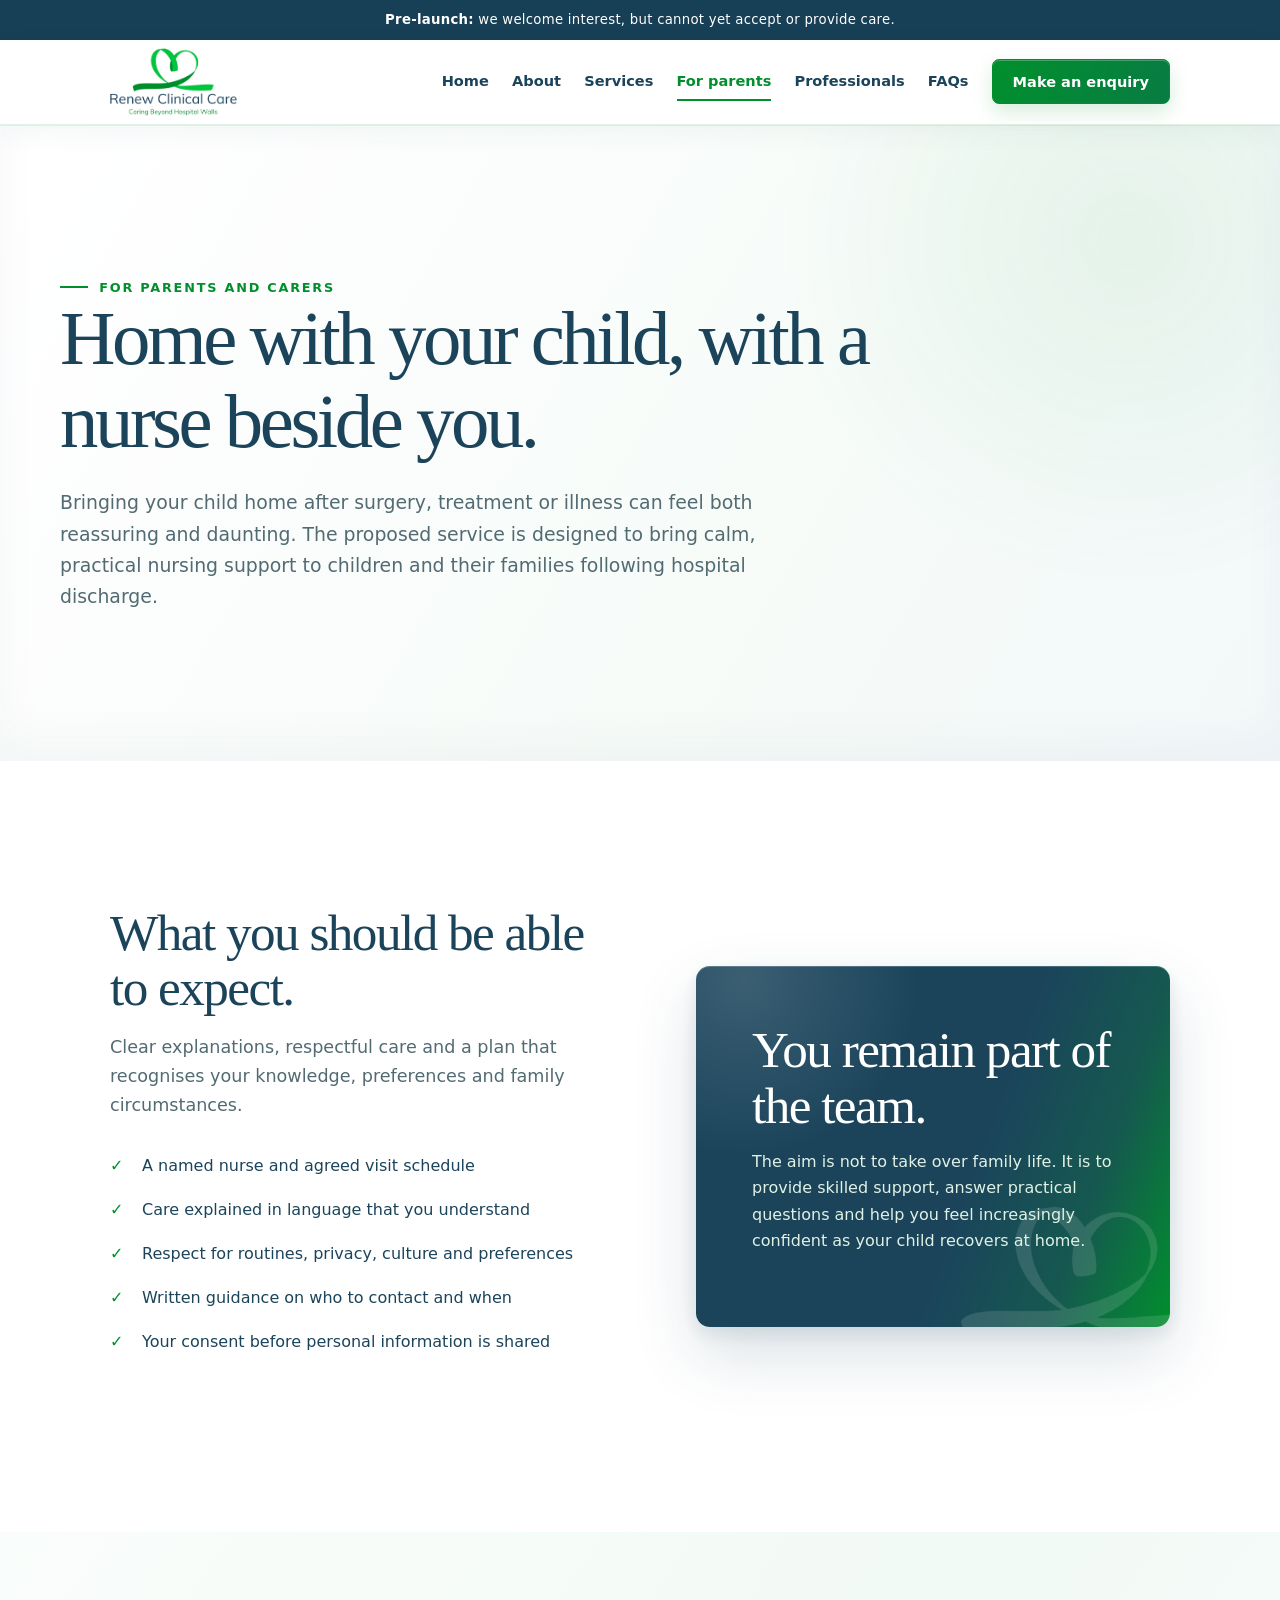
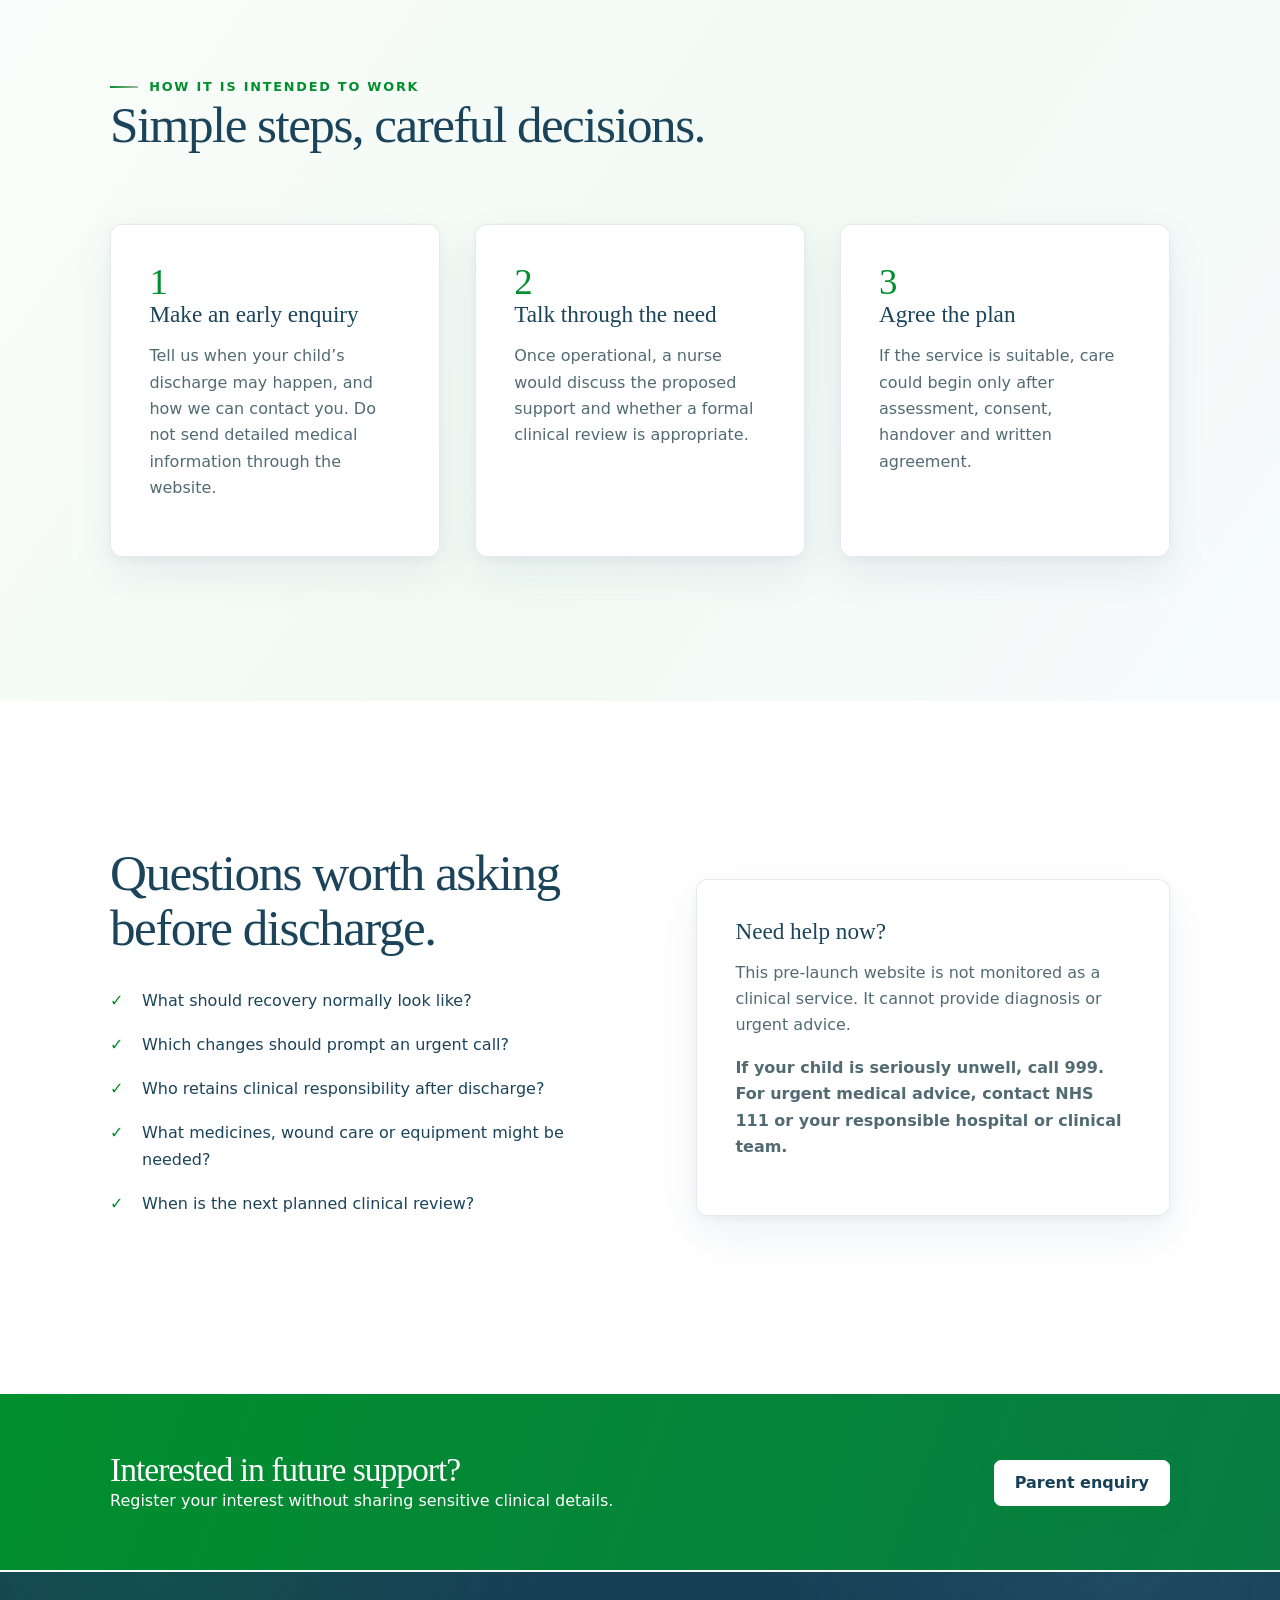
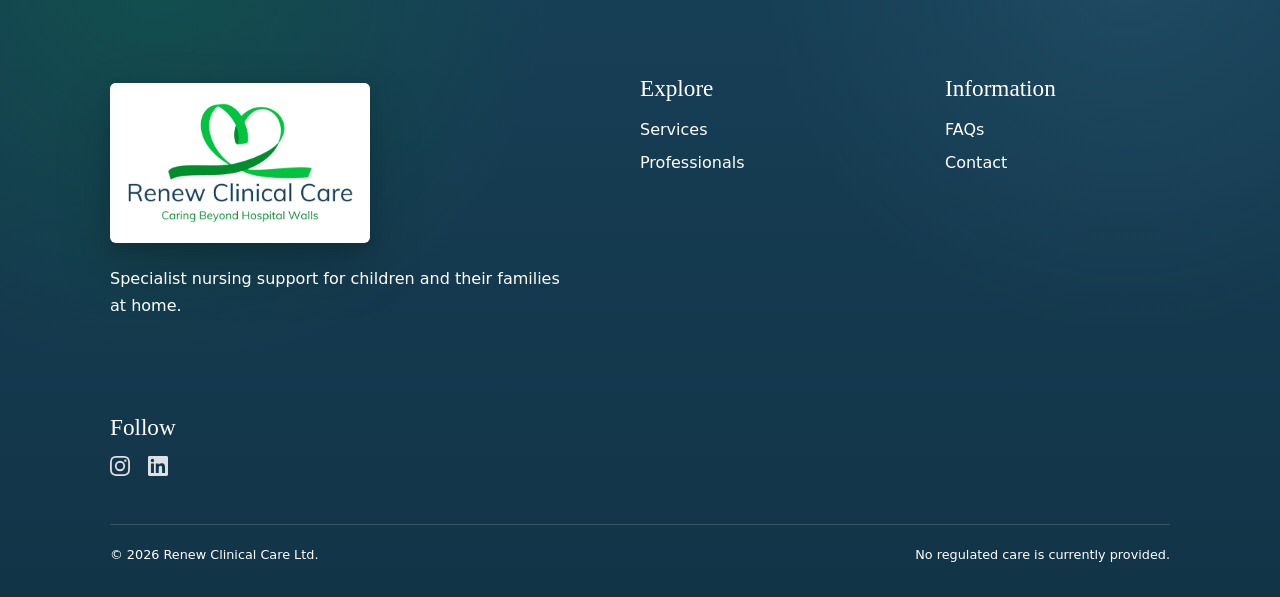
<file: parents.html>
<!doctype html>
<html lang="en-GB">
<head>
<meta charset="utf-8">
<meta name="viewport" content="width=device-width,initial-scale=1">
<meta name="theme-color" content="#ffffff">
<link rel="icon" type="image/png" sizes="512x512" href="favicon.png?v=35">
<link rel="apple-touch-icon" sizes="180x180" href="apple-touch-icon.png?v=35">
<title>For parents and carers | Renew Clinical Care</title>
<meta name="description" content="Information for families considering future nursing support for a child recovering at home following hospital discharge, surgery, treatment or illness.">
<meta name="robots" content="index, follow, max-image-preview:large"><link rel="canonical" href="https://renew-clinical-care.medjaybayek.chatgpt.site/parents.html">
<meta property="og:type" content="website"><meta property="og:site_name" content="Renew Clinical Care"><meta property="og:locale" content="en_GB"><meta property="og:title" content="For parents and carers | Renew Clinical Care"><meta property="og:description" content="Information for families considering future nursing support for a child recovering at home following hospital discharge, surgery, treatment or illness."><meta property="og:url" content="https://renew-clinical-care.medjaybayek.chatgpt.site/parents.html"><meta property="og:image" content="https://renew-clinical-care.medjaybayek.chatgpt.site/rcc-logo.png"><meta property="og:image:alt" content="Renew Clinical Care logo"><meta name="twitter:card" content="summary">
<script type="application/ld+json">{"@context":"https://schema.org","@type":"WebPage","url":"https://renew-clinical-care.medjaybayek.chatgpt.site/parents.html","name":"For parents and carers | Renew Clinical Care","description":"Information for families considering future nursing support for a child recovering at home following hospital discharge, surgery, treatment or illness.","inLanguage":"en-GB","isPartOf":{"@id":"https://renew-clinical-care.medjaybayek.chatgpt.site/#website"},"about":{"@id":"https://renew-clinical-care.medjaybayek.chatgpt.site/#organization"},"audience":{"@type":"Audience","audienceType":"Parents and carers"}}</script>
<link rel="stylesheet" href="styles.css?v=34">
</head>
<body>
<a class="skip" href="#main">Skip to content</a>
<div class="notice">
<strong>Pre-launch:</strong> we welcome interest, but cannot yet accept or provide care.</div>
<header class="header">
<nav class="nav wrap">
<a class="brand" href="index.html">
<img class="brand-logo" src="rcc-logo.png" alt="Renew Clinical Care. Caring Beyond Hospital Walls.">
</a>
<button class="menu" aria-expanded="false" aria-label="Open menu">☰</button>
<div class="links">
<a href="index.html">Home</a>
<a href="about.html">About</a>
<a href="services.html">Services</a>
<a aria-current="page" href="parents.html">For parents</a>
<a href="professionals.html">Professionals</a>
<a href="faqs.html">FAQs</a>
<a class="button" href="contact.html">Make an enquiry</a>
</div>
</nav>
</header>
<main id="main">
<section class="page-hero">
<div class="wrap">
<div class="eyebrow">For parents and carers</div>
<h1>Home with your child, with a nurse beside you.</h1>
<p>Bringing your child home after surgery, treatment or illness can feel both reassuring and daunting. The proposed service is designed to bring calm, practical nursing support to children and their families following hospital discharge.</p>
</div>
</section>
<section class="section">
<div class="wrap split">
<div>
<h2>What you should be able to expect.</h2>
<p class="lead">Clear explanations, respectful care and a plan that recognises your knowledge, preferences and family circumstances.</p>
<ul class="checks">
<li>A named nurse and agreed visit schedule</li>
<li>Care explained in language that you understand</li>
<li>Respect for routines, privacy, culture and preferences</li>
<li>Written guidance on who to contact and when</li>
<li>Your consent before personal information is shared</li>
</ul>
</div>
<div class="panel">
<h2>You remain part of the team.</h2>
<p>The aim is not to take over family life. It is to provide skilled support, answer practical questions and help you feel increasingly confident as your child recovers at home.</p>
</div>
</div>
</section>
<section class="section soft">
<div class="wrap">
<div class="section-head">
<div class="eyebrow">How it is intended to work</div>
<h2>Simple steps, careful decisions.</h2>
</div>
<div class="grid-3">
<div class="card">
<span class="num">1</span>
<h3>Make an early enquiry</h3>
<p>Tell us when your child’s discharge may happen, and how we can contact you. Do not send detailed medical information through the website.</p>
</div>
<div class="card">
<span class="num">2</span>
<h3>Talk through the need</h3>
<p>Once operational, a nurse would discuss the proposed support and whether a formal clinical review is appropriate.</p>
</div>
<div class="card">
<span class="num">3</span>
<h3>Agree the plan</h3>
<p>If the service is suitable, care could begin only after assessment, consent, handover and written agreement.</p>
</div>
</div>
</div>
</section>
<section class="section">
<div class="wrap split">
<div>
<h2>Questions worth asking before discharge.</h2>
<ul class="checks">
<li>What should recovery normally look like?</li>
<li>Which changes should prompt an urgent call?</li>
<li>Who retains clinical responsibility after discharge?</li>
<li>What medicines, wound care or equipment might be needed?</li>
<li>When is the next planned clinical review?</li>
</ul>
</div>
<div class="card">
<h3>Need help now?</h3>
<p>This pre-launch website is not monitored as a clinical service. It cannot provide diagnosis or urgent advice.</p>
<p>
<strong>If your child is seriously unwell, call 999. For urgent medical advice, contact NHS 111 or your responsible hospital or clinical team.</strong>
</p>
</div>
</div>
</section>
<section class="band">
<div class="wrap">
<div>
<h2>Interested in future support?</h2>
<div>Register your interest without sharing sensitive clinical details.</div>
</div>
<a class="button" href="contact.html#parent-form">Parent enquiry</a>
</div>
</section>
</main>
<footer class="footer footer-from-green">
<div class="wrap">
<div class="footer-grid">
<div>
<a class="brand" href="index.html">
<img class="brand-logo" src="rcc-logo.png" alt="Renew Clinical Care. Caring Beyond Hospital Walls.">
</a>
<p>Specialist nursing support for children and their families at home.</p>
</div>
<div>
<h3>Explore</h3>
<a href="services.html">Services</a>
<a href="professionals.html">Professionals</a>
</div>
<div>
<h3>Information</h3>
<a href="faqs.html">FAQs</a>
<a href="contact.html">Contact</a>
</div>
<div>
<h3>Follow</h3>
<div class="social-links">
<a class="social-link" href="https://www.instagram.com/renewclinicalcare/" target="_blank" rel="noopener" aria-label="Instagram" title="Instagram"><svg viewBox="0 0 24 24" width="18" height="18" aria-hidden="true" focusable="false"><path fill="currentColor" d="M12 2.163c3.204 0 3.584.012 4.85.07 3.252.148 4.771 1.691 4.919 4.919.058 1.265.069 1.645.069 4.849 0 3.204-.012 3.584-.069 4.849-.149 3.225-1.664 4.771-4.919 4.919-1.266.058-1.645.07-4.85.07-3.204 0-3.584-.012-4.849-.07-3.26-.149-4.771-1.699-4.919-4.919-.058-1.265-.07-1.645-.07-4.849 0-3.204.012-3.584.07-4.849.149-3.227 1.664-4.771 4.919-4.919 1.266-.057 1.645-.07 4.849-.07zm0-2.163c-3.259 0-3.667.014-4.947.072-4.358.2-6.78 2.618-6.98 6.98-.059 1.281-.073 1.689-.073 4.948 0 3.259.014 3.667.072 4.947.2 4.358 2.618 6.78 6.98 6.98 1.281.058 1.689.072 4.948.072 3.259 0 3.667-.014 4.947-.072 4.354-.2 6.782-2.618 6.979-6.98.059-1.28.073-1.688.073-4.947 0-3.259-.014-3.667-.072-4.947-.196-4.354-2.617-6.78-6.979-6.98-1.281-.059-1.69-.073-4.949-.073zm0 5.838a6.163 6.163 0 1 0 0 12.326 6.163 6.163 0 0 0 0-12.326zm0 10.163a4 4 0 1 1 0-8 4 4 0 0 1 0 8zm6.406-11.845a1.44 1.44 0 1 0 0 2.881 1.44 1.44 0 0 0 0-2.881z"/></svg></a>
<a class="social-link" href="https://www.linkedin.com/company/renew-clinical-care-limited/" target="_blank" rel="noopener" aria-label="LinkedIn" title="LinkedIn"><svg viewBox="0 0 24 24" width="18" height="18" aria-hidden="true" focusable="false"><path fill="currentColor" d="M20.447 20.452h-3.554v-5.569c0-1.328-.027-3.037-1.852-3.037-1.853 0-2.136 1.445-2.136 2.939v5.667H9.351V9h3.414v1.561h.046c.477-.9 1.637-1.85 3.37-1.85 3.601 0 4.267 2.37 4.267 5.455v6.286zM5.337 7.433a2.064 2.064 0 1 1 0-4.128 2.064 2.064 0 0 1 0 4.128zM7.119 20.452H3.554V9h3.565v11.452zM22.225 0H1.771C.792 0 0 .774 0 1.729v20.542C0 23.227.792 24 1.771 24h20.451C23.2 24 24 23.227 24 22.271V1.729C24 .774 23.2 0 22.222 0h.003z"/></svg></a>
</div>
</div>
</div>
<div class="legal">
<span>© 2026 Renew Clinical Care Ltd.</span>
<span>No regulated care is currently provided.</span>
</div>
</div>
</footer>
<script src="site.js?v=33">
</script>
</body>
</html>
</file>
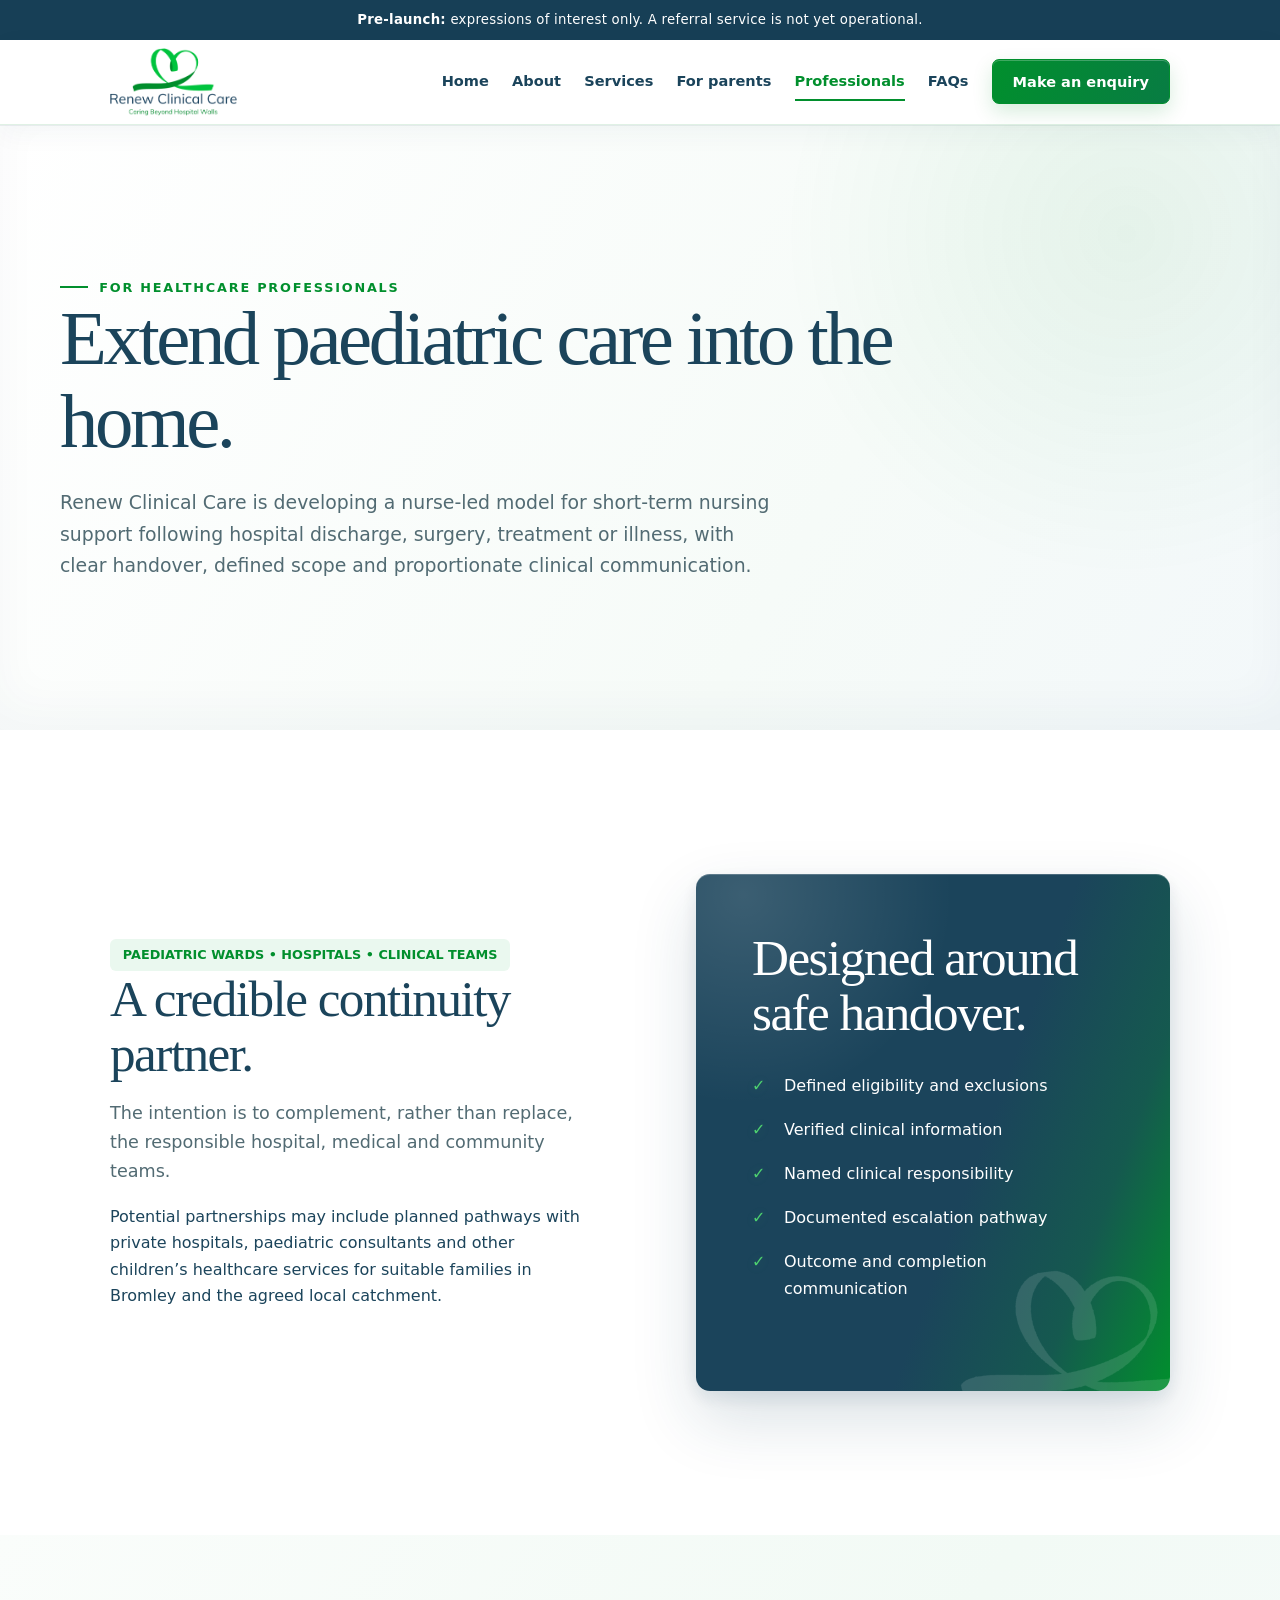
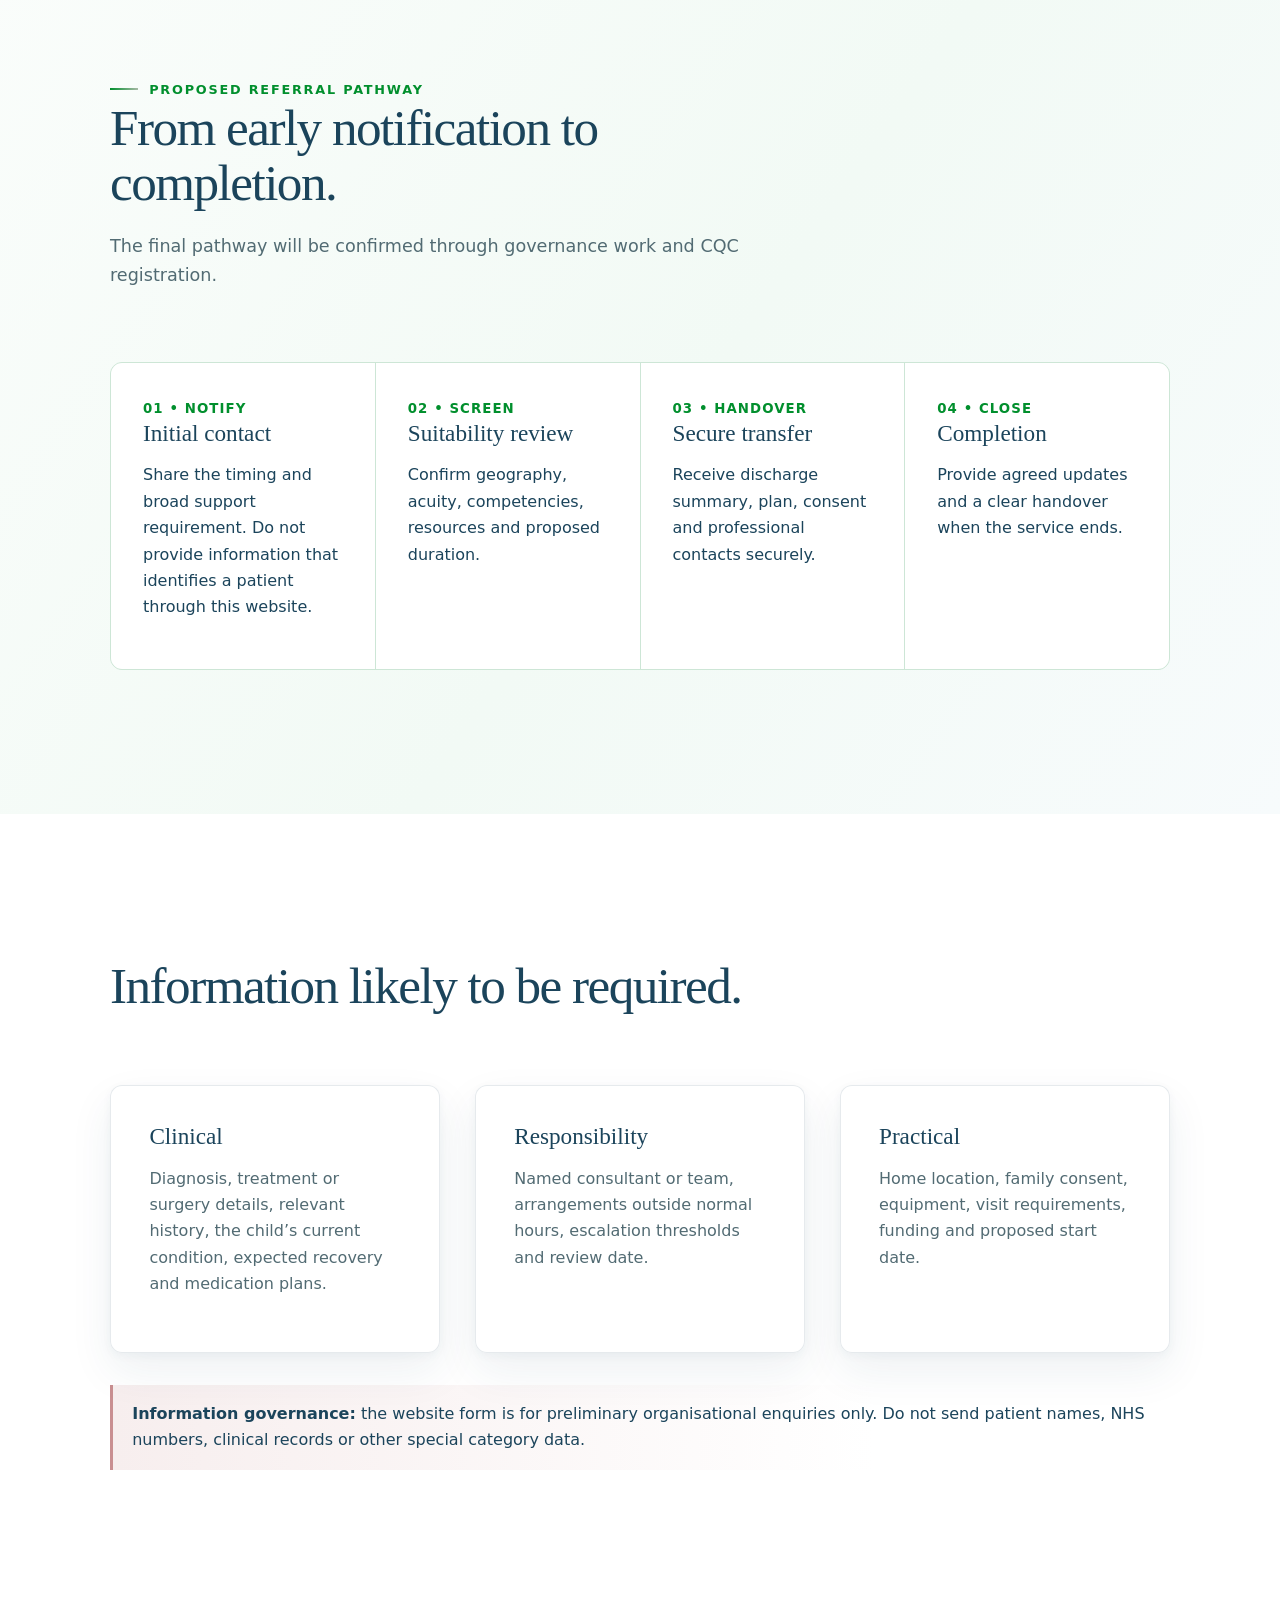
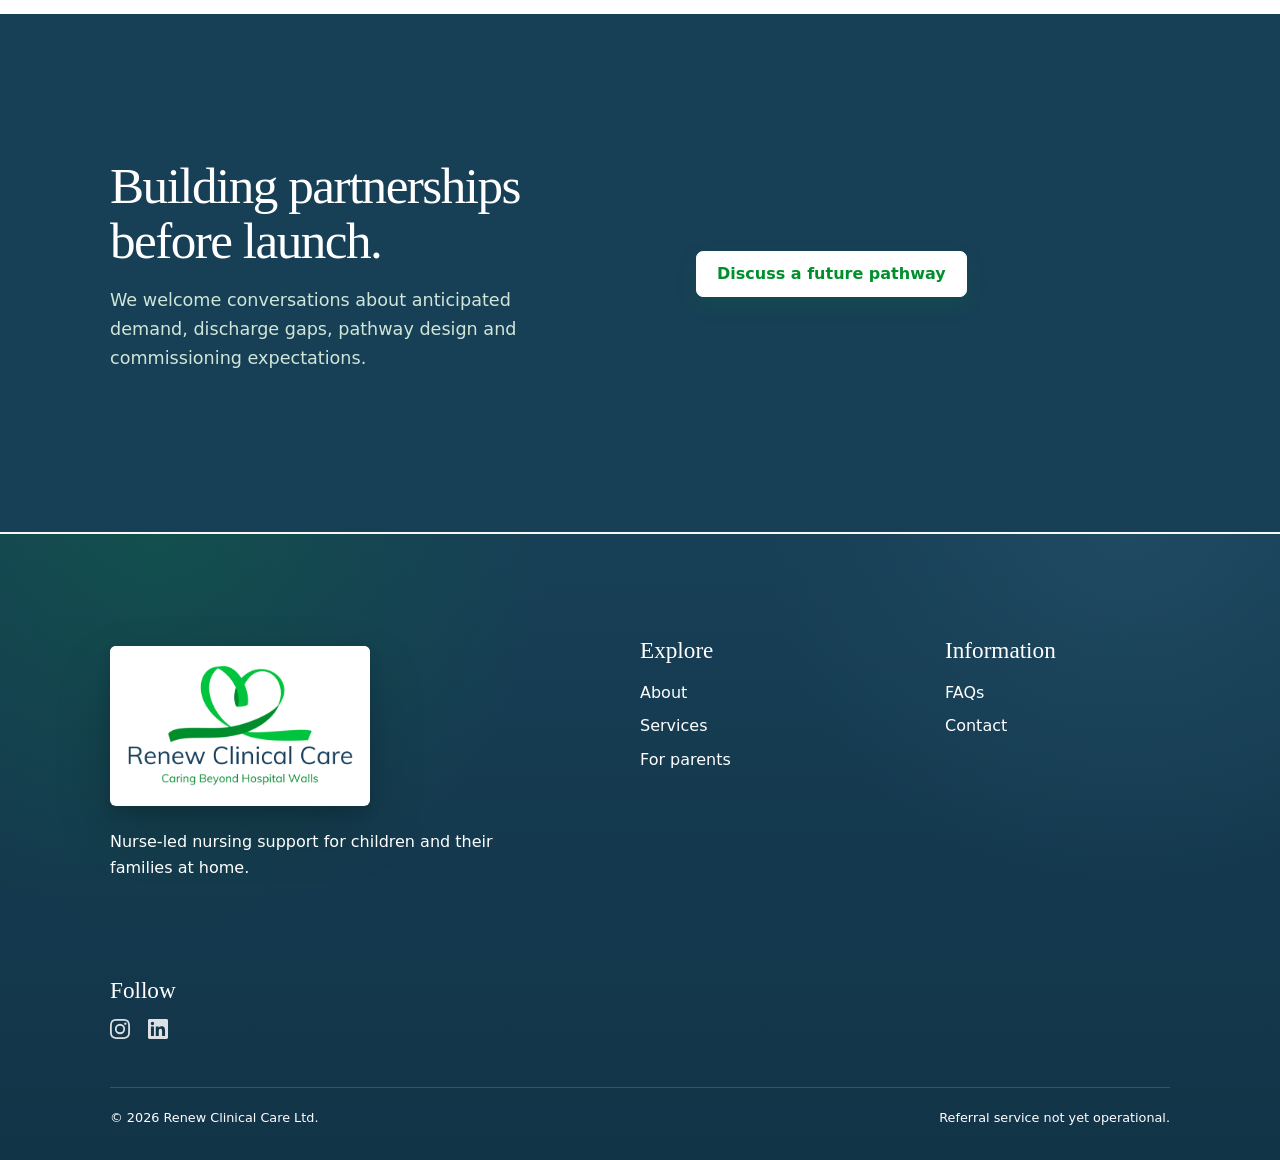
<file: professionals.html>
<!doctype html>
<html lang="en-GB">
<head>
<meta charset="utf-8">
<meta name="viewport" content="width=device-width,initial-scale=1">
<meta name="theme-color" content="#ffffff">
<link rel="icon" type="image/png" sizes="512x512" href="favicon.png?v=35">
<link rel="apple-touch-icon" sizes="180x180" href="apple-touch-icon.png?v=35">
<title>Healthcare professionals and referrals | Renew Clinical Care</title>
<meta name="description" content="Proposed referral pathway for hospital wards, private hospitals and children's healthcare professionals.">
<meta name="robots" content="index, follow, max-image-preview:large"><link rel="canonical" href="https://renew-clinical-care.medjaybayek.chatgpt.site/professionals.html">
<meta property="og:type" content="website"><meta property="og:site_name" content="Renew Clinical Care"><meta property="og:locale" content="en_GB"><meta property="og:title" content="Healthcare professionals and referrals | Renew Clinical Care"><meta property="og:description" content="Proposed referral pathway for hospital wards, private hospitals and children's healthcare professionals."><meta property="og:url" content="https://renew-clinical-care.medjaybayek.chatgpt.site/professionals.html"><meta property="og:image" content="https://renew-clinical-care.medjaybayek.chatgpt.site/rcc-logo.png"><meta property="og:image:alt" content="Renew Clinical Care logo"><meta name="twitter:card" content="summary">
<script type="application/ld+json">{"@context":"https://schema.org","@type":"WebPage","url":"https://renew-clinical-care.medjaybayek.chatgpt.site/professionals.html","name":"Healthcare professionals and referrals | Renew Clinical Care","description":"Proposed referral pathway for hospital wards, private hospitals and children's healthcare professionals.","inLanguage":"en-GB","isPartOf":{"@id":"https://renew-clinical-care.medjaybayek.chatgpt.site/#website"},"about":{"@id":"https://renew-clinical-care.medjaybayek.chatgpt.site/#organization"},"audience":{"@type":"ProfessionalAudience","audienceType":"Healthcare professionals"}}</script>
<link rel="stylesheet" href="styles.css?v=34">
</head>
<body>
<a class="skip" href="#main">Skip to content</a>
<div class="notice">
<strong>Pre-launch:</strong> expressions of interest only. A referral service is not yet operational.</div>
<header class="header">
<nav class="nav wrap">
<a class="brand" href="index.html">
<img class="brand-logo" src="rcc-logo.png" alt="Renew Clinical Care. Caring Beyond Hospital Walls.">
</a>
<button class="menu" aria-expanded="false" aria-label="Open menu">☰</button>
<div class="links">
<a href="index.html">Home</a>
<a href="about.html">About</a>
<a href="services.html">Services</a>
<a href="parents.html">For parents</a>
<a aria-current="page" href="professionals.html">Professionals</a>
<a href="faqs.html">FAQs</a>
<a class="button" href="contact.html">Make an enquiry</a>
</div>
</nav>
</header>
<main id="main">
<section class="page-hero">
<div class="wrap">
<div class="eyebrow">For healthcare professionals</div>
<h1>Extend paediatric care into the home.</h1>
<p>Renew Clinical Care is developing a nurse-led model for short-term nursing support following hospital discharge, surgery, treatment or illness, with clear handover, defined scope and proportionate clinical communication.</p>
</div>
</section>
<section class="section">
<div class="wrap split">
<div>
<span class="tag">PAEDIATRIC WARDS • HOSPITALS • CLINICAL TEAMS</span>
<h2>A credible continuity partner.</h2>
<p class="lead">The intention is to complement, rather than replace, the responsible hospital, medical and community teams.</p>
<p>Potential partnerships may include planned pathways with private hospitals, paediatric consultants and other children’s healthcare services for suitable families in Bromley and the agreed local catchment.</p>
</div>
<div class="panel">
<h2>Designed around safe handover.</h2>
<ul class="checks">
<li>Defined eligibility and exclusions</li>
<li>Verified clinical information</li>
<li>Named clinical responsibility</li>
<li>Documented escalation pathway</li>
<li>Outcome and completion communication</li>
</ul>
</div>
</div>
</section>
<section class="section soft">
<div class="wrap">
<div class="section-head">
<div class="eyebrow">Proposed referral pathway</div>
<h2>From early notification to completion.</h2>
<p>The final pathway will be confirmed through governance work and CQC registration.</p>
</div>
<div class="pathway">
<div class="step">
<small>01 • NOTIFY</small>
<h3>Initial contact</h3>
<p>Share the timing and broad support requirement. Do not provide information that identifies a patient through this website.</p>
</div>
<div class="step">
<small>02 • SCREEN</small>
<h3>Suitability review</h3>
<p>Confirm geography, acuity, competencies, resources and proposed duration.</p>
</div>
<div class="step">
<small>03 • HANDOVER</small>
<h3>Secure transfer</h3>
<p>Receive discharge summary, plan, consent and professional contacts securely.</p>
</div>
<div class="step">
<small>04 • CLOSE</small>
<h3>Completion</h3>
<p>Provide agreed updates and a clear handover when the service ends.</p>
</div>
</div>
</div>
</section>
<section class="section">
<div class="wrap">
<div class="section-head">
<h2>Information likely to be required.</h2>
</div>
<div class="grid-3">
<div class="card">
<h3>Clinical</h3>
<p>Diagnosis, treatment or surgery details, relevant history, the child’s current condition, expected recovery and medication plans.</p>
</div>
<div class="card">
<h3>Responsibility</h3>
<p>Named consultant or team, arrangements outside normal hours, escalation thresholds and review date.</p>
</div>
<div class="card">
<h3>Practical</h3>
<p>Home location, family consent, equipment, visit requirements, funding and proposed start date.</p>
</div>
</div>
<div class="note" style="margin-top:2rem">
<strong>Information governance:</strong> the website form is for preliminary organisational enquiries only. Do not send patient names, NHS numbers, clinical records or other special category data.</div>
</div>
</section>
<section class="section dark">
<div class="wrap split">
<div>
<h2>Building partnerships before launch.</h2>
<p class="lead">We welcome conversations about anticipated demand, discharge gaps, pathway design and commissioning expectations.</p>
</div>
<div>
<a class="button" style="background:#fff;color:#018F2D;border-color:#fff" href="contact.html#professional-form">Discuss a future pathway</a>
</div>
</div>
</section>
</main>
<footer class="footer">
<div class="wrap">
<div class="footer-grid">
<div>
<a class="brand" href="index.html">
<img class="brand-logo" src="rcc-logo.png" alt="Renew Clinical Care. Caring Beyond Hospital Walls.">
</a>
<p>Nurse-led nursing support for children and their families at home.</p>
</div>
<div>
<h3>Explore</h3>
<a href="about.html">About</a>
<a href="services.html">Services</a>
<a href="parents.html">For parents</a>
</div>
<div>
<h3>Information</h3>
<a href="faqs.html">FAQs</a>
<a href="contact.html">Contact</a>
</div>
<div>
<h3>Follow</h3>
<div class="social-links">
<a class="social-link" href="https://www.instagram.com/renewclinicalcare/" target="_blank" rel="noopener" aria-label="Instagram" title="Instagram"><svg viewBox="0 0 24 24" width="18" height="18" aria-hidden="true" focusable="false"><path fill="currentColor" d="M12 2.163c3.204 0 3.584.012 4.85.07 3.252.148 4.771 1.691 4.919 4.919.058 1.265.069 1.645.069 4.849 0 3.204-.012 3.584-.069 4.849-.149 3.225-1.664 4.771-4.919 4.919-1.266.058-1.645.07-4.85.07-3.204 0-3.584-.012-4.849-.07-3.26-.149-4.771-1.699-4.919-4.919-.058-1.265-.07-1.645-.07-4.849 0-3.204.012-3.584.07-4.849.149-3.227 1.664-4.771 4.919-4.919 1.266-.057 1.645-.07 4.849-.07zm0-2.163c-3.259 0-3.667.014-4.947.072-4.358.2-6.78 2.618-6.98 6.98-.059 1.281-.073 1.689-.073 4.948 0 3.259.014 3.667.072 4.947.2 4.358 2.618 6.78 6.98 6.98 1.281.058 1.689.072 4.948.072 3.259 0 3.667-.014 4.947-.072 4.354-.2 6.782-2.618 6.979-6.98.059-1.28.073-1.688.073-4.947 0-3.259-.014-3.667-.072-4.947-.196-4.354-2.617-6.78-6.979-6.98-1.281-.059-1.69-.073-4.949-.073zm0 5.838a6.163 6.163 0 1 0 0 12.326 6.163 6.163 0 0 0 0-12.326zm0 10.163a4 4 0 1 1 0-8 4 4 0 0 1 0 8zm6.406-11.845a1.44 1.44 0 1 0 0 2.881 1.44 1.44 0 0 0 0-2.881z"/></svg></a>
<a class="social-link" href="https://www.linkedin.com/company/renew-clinical-care-limited/" target="_blank" rel="noopener" aria-label="LinkedIn" title="LinkedIn"><svg viewBox="0 0 24 24" width="18" height="18" aria-hidden="true" focusable="false"><path fill="currentColor" d="M20.447 20.452h-3.554v-5.569c0-1.328-.027-3.037-1.852-3.037-1.853 0-2.136 1.445-2.136 2.939v5.667H9.351V9h3.414v1.561h.046c.477-.9 1.637-1.85 3.37-1.85 3.601 0 4.267 2.37 4.267 5.455v6.286zM5.337 7.433a2.064 2.064 0 1 1 0-4.128 2.064 2.064 0 0 1 0 4.128zM7.119 20.452H3.554V9h3.565v11.452zM22.225 0H1.771C.792 0 0 .774 0 1.729v20.542C0 23.227.792 24 1.771 24h20.451C23.2 24 24 23.227 24 22.271V1.729C24 .774 23.2 0 22.222 0h.003z"/></svg></a>
</div>
</div>
</div>
<div class="legal">
<span>© 2026 Renew Clinical Care Ltd.</span>
<span>Referral service not yet operational.</span>
</div>
</div>
</footer>
<script src="site.js?v=33">
</script>
</body>
</html>
</file>
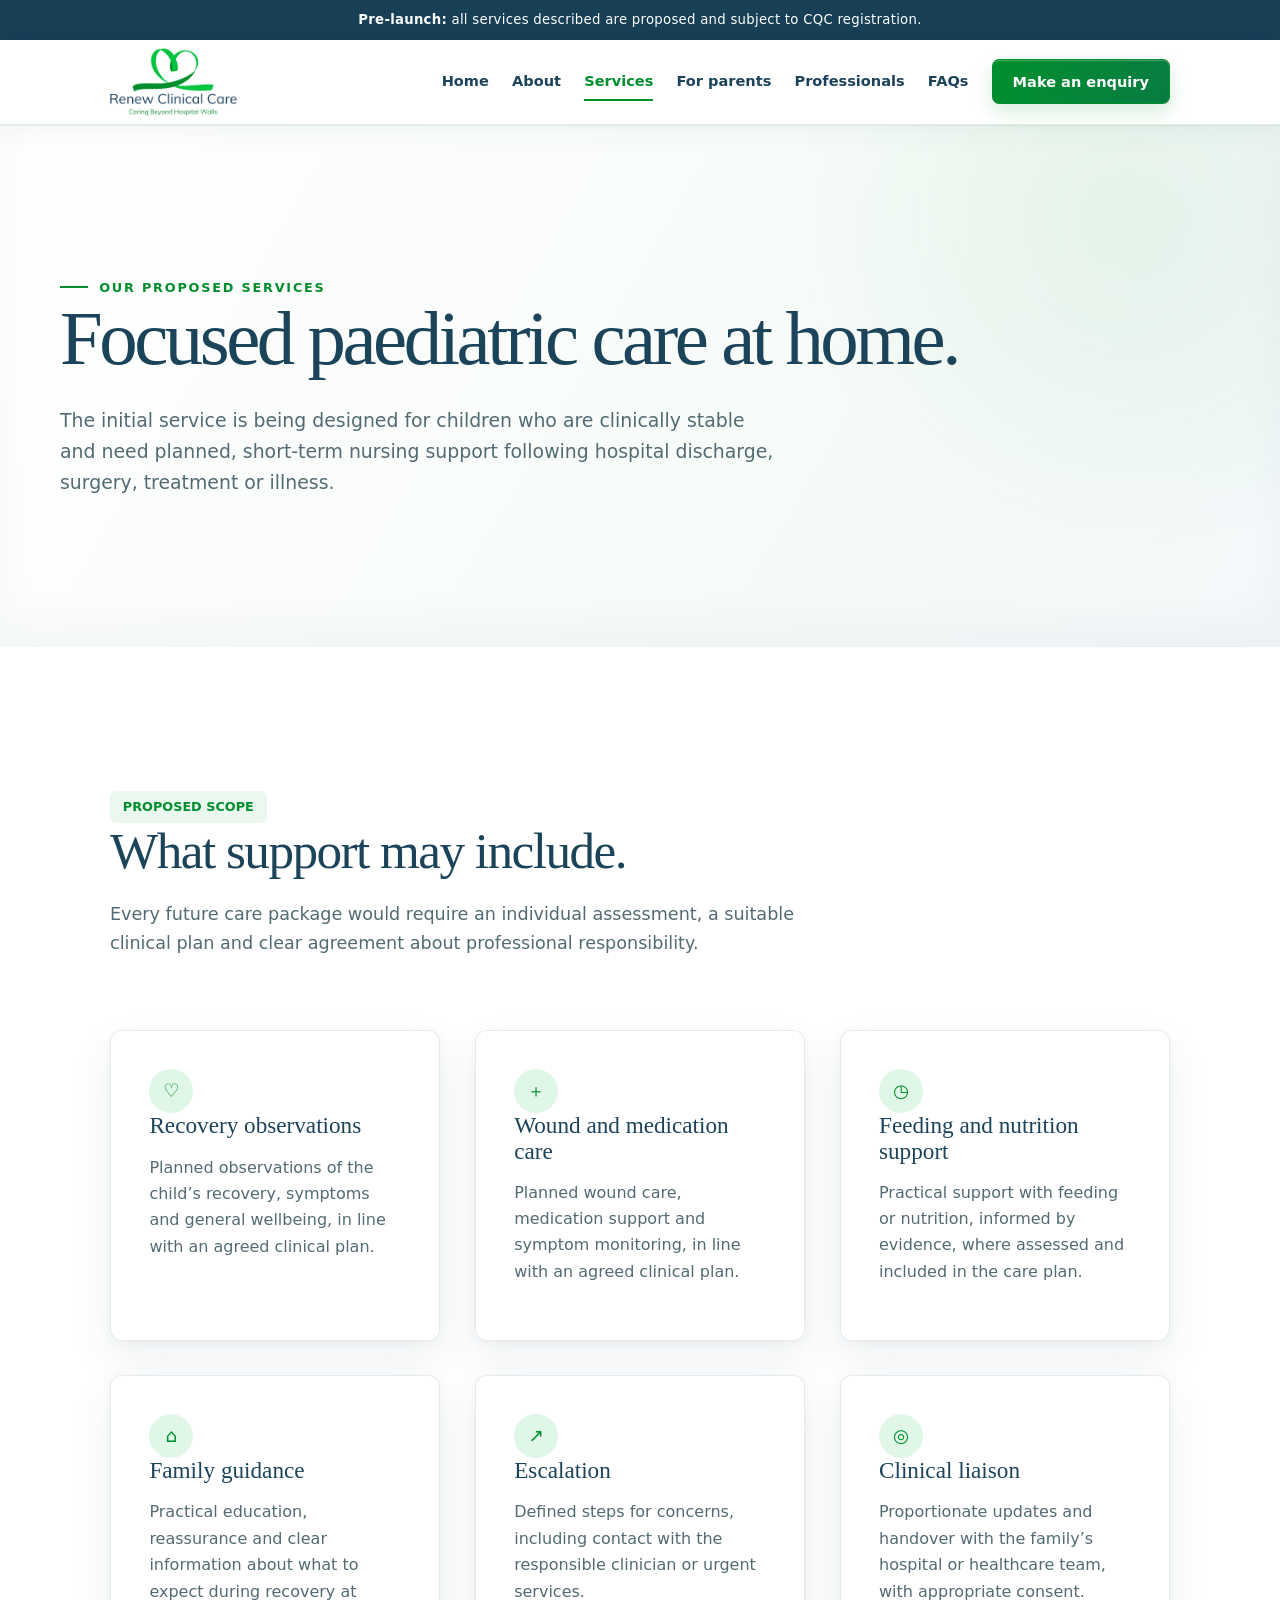
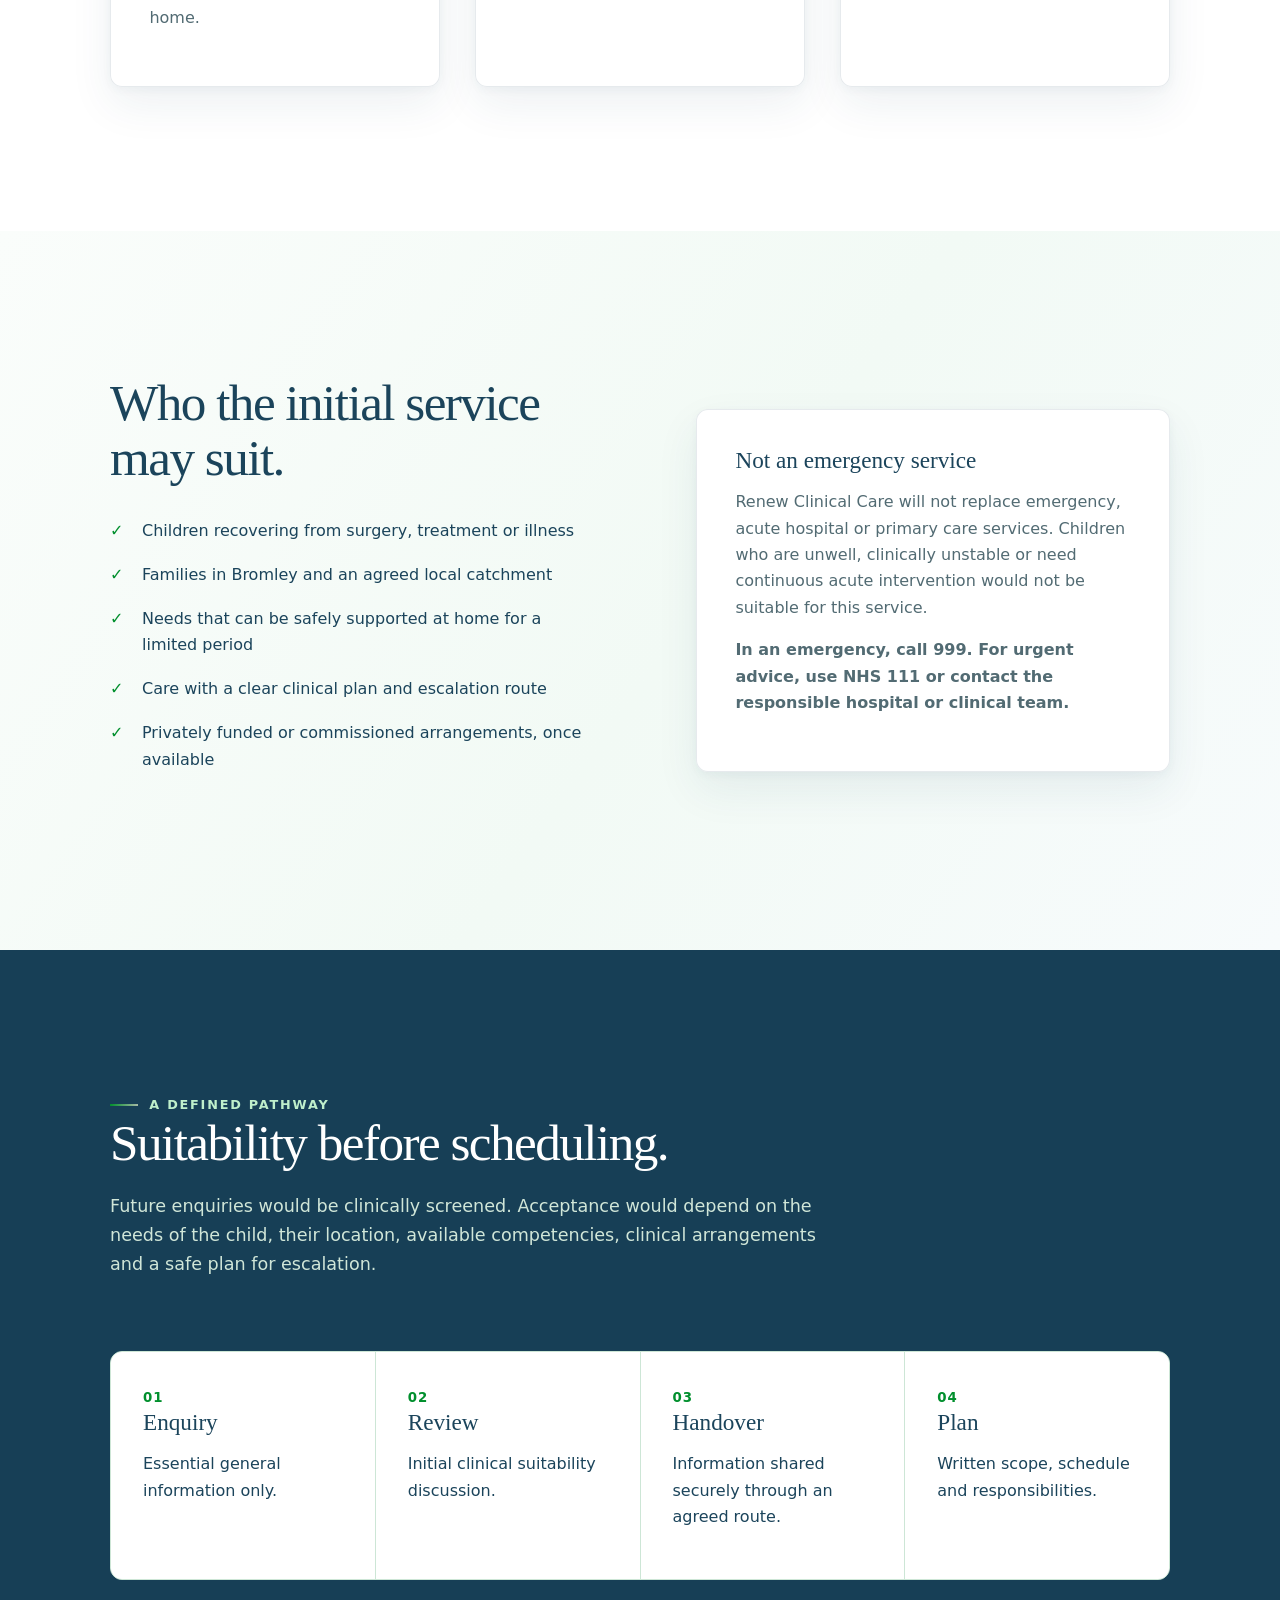
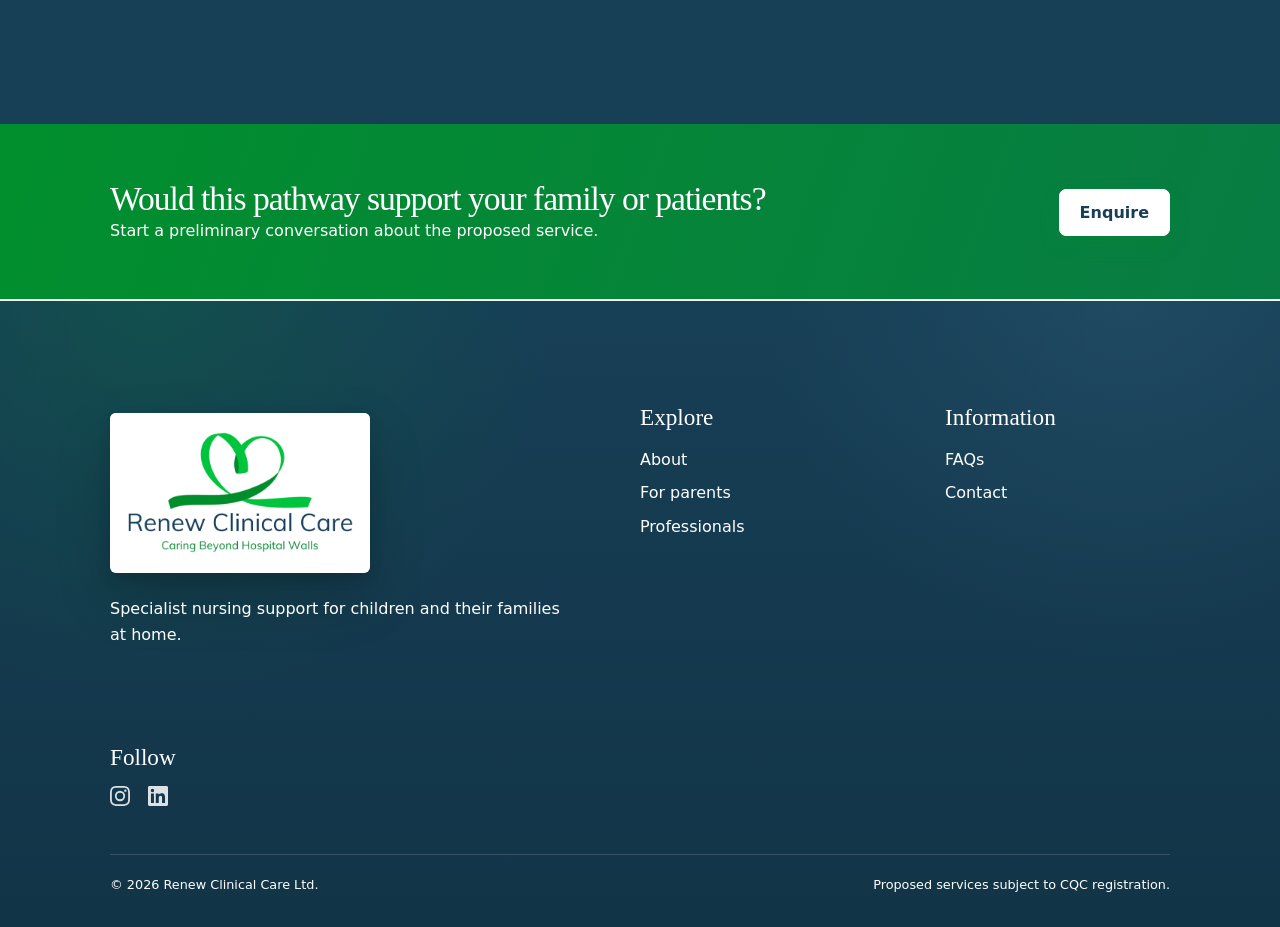
<file: services.html>
<!doctype html>
<html lang="en-GB">
<head>
<meta charset="utf-8">
<meta name="viewport" content="width=device-width,initial-scale=1">
<meta name="theme-color" content="#ffffff">
<link rel="icon" type="image/png" sizes="512x512" href="favicon.png?v=35">
<link rel="apple-touch-icon" sizes="180x180" href="apple-touch-icon.png?v=35">
<title>Our proposed services | Renew Clinical Care</title>
<meta name="description" content="Proposed short-term nursing support for children and their families at home, following surgery, treatment or illness. Pre-launch, subject to CQC registration.">
<meta name="robots" content="index, follow, max-image-preview:large"><link rel="canonical" href="https://renew-clinical-care.medjaybayek.chatgpt.site/services.html">
<meta property="og:type" content="website"><meta property="og:site_name" content="Renew Clinical Care"><meta property="og:locale" content="en_GB"><meta property="og:title" content="Our proposed services | Renew Clinical Care"><meta property="og:description" content="Proposed short-term nursing support for children and their families at home, following surgery, treatment or illness. Pre-launch, subject to CQC registration."><meta property="og:url" content="https://renew-clinical-care.medjaybayek.chatgpt.site/services.html"><meta property="og:image" content="https://renew-clinical-care.medjaybayek.chatgpt.site/rcc-logo.png"><meta property="og:image:alt" content="Renew Clinical Care logo"><meta name="twitter:card" content="summary">
<script type="application/ld+json">{"@context":"https://schema.org","@type":"Service","name":"Proposed short-term paediatric nursing support at home","url":"https://renew-clinical-care.medjaybayek.chatgpt.site/services.html","description":"A proposed nurse-led service for children and their families at home following hospital discharge, surgery, treatment or illness. The service is pre-launch and subject to CQC registration.","provider":{"@id":"https://renew-clinical-care.medjaybayek.chatgpt.site/#organization"},"areaServed":{"@type":"AdministrativeArea","name":"Bromley, London"},"audience":[{"@type":"Audience","audienceType":"Parents and carers"},{"@type":"Audience","audienceType":"Healthcare professionals"}]}</script>
<link rel="stylesheet" href="styles.css?v=34">
</head>
<body>
<a class="skip" href="#main">Skip to content</a>
<div class="notice">
<strong>Pre-launch:</strong> all services described are proposed and subject to CQC registration.</div>
<header class="header">
<nav class="nav wrap">
<a class="brand" href="index.html">
<img class="brand-logo" src="rcc-logo.png" alt="Renew Clinical Care. Caring Beyond Hospital Walls.">
</a>
<button class="menu" aria-expanded="false" aria-label="Open menu">☰</button>
<div class="links">
<a href="index.html">Home</a>
<a href="about.html">About</a>
<a aria-current="page" href="services.html">Services</a>
<a href="parents.html">For parents</a>
<a href="professionals.html">Professionals</a>
<a href="faqs.html">FAQs</a>
<a class="button" href="contact.html">Make an enquiry</a>
</div>
</nav>
</header>
<main id="main">
<section class="page-hero">
<div class="wrap">
<div class="eyebrow">Our proposed services</div>
<h1>Focused paediatric care at home.</h1>
<p>The initial service is being designed for children who are clinically stable and need planned, short-term nursing support following hospital discharge, surgery, treatment or illness.</p>
</div>
</section>
<section class="section">
<div class="wrap">
<div class="section-head">
<span class="tag">PROPOSED SCOPE</span>
<h2>What support may include.</h2>
<p>Every future care package would require an individual assessment, a suitable clinical plan and clear agreement about professional responsibility.</p>
</div>
<div class="grid-3">
<article class="card">
<span class="icon">♡</span>
<h3>Recovery observations</h3>
<p>Planned observations of the child’s recovery, symptoms and general wellbeing, in line with an agreed clinical plan.</p>
</article>
<article class="card">
<span class="icon">＋</span>
<h3>Wound and medication care</h3>
<p>Planned wound care, medication support and symptom monitoring, in line with an agreed clinical plan.</p>
</article>
<article class="card">
<span class="icon">◷</span>
<h3>Feeding and nutrition support</h3>
<p>Practical support with feeding or nutrition, informed by evidence, where assessed and included in the care plan.</p>
</article>
<article class="card">
<span class="icon">⌂</span>
<h3>Family guidance</h3>
<p>Practical education, reassurance and clear information about what to expect during recovery at home.</p>
</article>
<article class="card">
<span class="icon">↗</span>
<h3>Escalation</h3>
<p>Defined steps for concerns, including contact with the responsible clinician or urgent services.</p>
</article>
<article class="card">
<span class="icon">◎</span>
<h3>Clinical liaison</h3>
<p>Proportionate updates and handover with the family’s hospital or healthcare team, with appropriate consent.</p>
</article>
</div>
</div>
</section>
<section class="section soft">
<div class="wrap split">
<div>
<h2>Who the initial service may suit.</h2>
<ul class="checks">
<li>Children recovering from surgery, treatment or illness</li>
<li>Families in Bromley and an agreed local catchment</li>
<li>Needs that can be safely supported at home for a limited period</li>
<li>Care with a clear clinical plan and escalation route</li>
<li>Privately funded or commissioned arrangements, once available</li>
</ul>
</div>
<div class="card">
<h3>Not an emergency service</h3>
<p>Renew Clinical Care will not replace emergency, acute hospital or primary care services. Children who are unwell, clinically unstable or need continuous acute intervention would not be suitable for this service.</p>
<p>
<strong>In an emergency, call 999. For urgent advice, use NHS 111 or contact the responsible hospital or clinical team.</strong>
</p>
</div>
</div>
</section>
<section class="section dark">
<div class="wrap">
<div class="section-head">
<div class="eyebrow" style="color:#BFEFCB">A defined pathway</div>
<h2>Suitability before scheduling.</h2>
<p>Future enquiries would be clinically screened. Acceptance would depend on the needs of the child, their location, available competencies, clinical arrangements and a safe plan for escalation.</p>
</div>
<div class="pathway">
<div class="step" style="color:#1B445B">
<small>01</small>
<h3>Enquiry</h3>
<p>Essential general information only.</p>
</div>
<div class="step" style="color:#1B445B">
<small>02</small>
<h3>Review</h3>
<p>Initial clinical suitability discussion.</p>
</div>
<div class="step" style="color:#1B445B">
<small>03</small>
<h3>Handover</h3>
<p>Information shared securely through an agreed route.</p>
</div>
<div class="step" style="color:#1B445B">
<small>04</small>
<h3>Plan</h3>
<p>Written scope, schedule and responsibilities.</p>
</div>
</div>
</div>
</section>
<section class="band">
<div class="wrap">
<div>
<h2>Would this pathway support your family or patients?</h2>
<div>Start a preliminary conversation about the proposed service.</div>
</div>
<a class="button" href="contact.html">Enquire</a>
</div>
</section>
</main>
<footer class="footer footer-from-green">
<div class="wrap">
<div class="footer-grid">
<div>
<a class="brand" href="index.html">
<img class="brand-logo" src="rcc-logo.png" alt="Renew Clinical Care. Caring Beyond Hospital Walls.">
</a>
<p>Specialist nursing support for children and their families at home.</p>
</div>
<div>
<h3>Explore</h3>
<a href="about.html">About</a>
<a href="parents.html">For parents</a>
<a href="professionals.html">Professionals</a>
</div>
<div>
<h3>Information</h3>
<a href="faqs.html">FAQs</a>
<a href="contact.html">Contact</a>
</div>
<div>
<h3>Follow</h3>
<div class="social-links">
<a class="social-link" href="https://www.instagram.com/renewclinicalcare/" target="_blank" rel="noopener" aria-label="Instagram" title="Instagram"><svg viewBox="0 0 24 24" width="18" height="18" aria-hidden="true" focusable="false"><path fill="currentColor" d="M12 2.163c3.204 0 3.584.012 4.85.07 3.252.148 4.771 1.691 4.919 4.919.058 1.265.069 1.645.069 4.849 0 3.204-.012 3.584-.069 4.849-.149 3.225-1.664 4.771-4.919 4.919-1.266.058-1.645.07-4.85.07-3.204 0-3.584-.012-4.849-.07-3.26-.149-4.771-1.699-4.919-4.919-.058-1.265-.07-1.645-.07-4.849 0-3.204.012-3.584.07-4.849.149-3.227 1.664-4.771 4.919-4.919 1.266-.057 1.645-.07 4.849-.07zm0-2.163c-3.259 0-3.667.014-4.947.072-4.358.2-6.78 2.618-6.98 6.98-.059 1.281-.073 1.689-.073 4.948 0 3.259.014 3.667.072 4.947.2 4.358 2.618 6.78 6.98 6.98 1.281.058 1.689.072 4.948.072 3.259 0 3.667-.014 4.947-.072 4.354-.2 6.782-2.618 6.979-6.98.059-1.28.073-1.688.073-4.947 0-3.259-.014-3.667-.072-4.947-.196-4.354-2.617-6.78-6.979-6.98-1.281-.059-1.69-.073-4.949-.073zm0 5.838a6.163 6.163 0 1 0 0 12.326 6.163 6.163 0 0 0 0-12.326zm0 10.163a4 4 0 1 1 0-8 4 4 0 0 1 0 8zm6.406-11.845a1.44 1.44 0 1 0 0 2.881 1.44 1.44 0 0 0 0-2.881z"/></svg></a>
<a class="social-link" href="https://www.linkedin.com/company/renew-clinical-care-limited/" target="_blank" rel="noopener" aria-label="LinkedIn" title="LinkedIn"><svg viewBox="0 0 24 24" width="18" height="18" aria-hidden="true" focusable="false"><path fill="currentColor" d="M20.447 20.452h-3.554v-5.569c0-1.328-.027-3.037-1.852-3.037-1.853 0-2.136 1.445-2.136 2.939v5.667H9.351V9h3.414v1.561h.046c.477-.9 1.637-1.85 3.37-1.85 3.601 0 4.267 2.37 4.267 5.455v6.286zM5.337 7.433a2.064 2.064 0 1 1 0-4.128 2.064 2.064 0 0 1 0 4.128zM7.119 20.452H3.554V9h3.565v11.452zM22.225 0H1.771C.792 0 0 .774 0 1.729v20.542C0 23.227.792 24 1.771 24h20.451C23.2 24 24 23.227 24 22.271V1.729C24 .774 23.2 0 22.222 0h.003z"/></svg></a>
</div>
</div>
</div>
<div class="legal">
<span>© 2026 Renew Clinical Care Ltd.</span>
<span>Proposed services subject to CQC registration.</span>
</div>
</div>
</footer>
<script src="site.js?v=33">
</script>
</body>
</html>
</file>
<file: styles.css>
:root{--ink:#1B445B;--teal:#018F2D;--deep:#173F56;--aqua:#E0F6E7;--sky:#F0F8F3;--coral:#018F2D;--cream:#FCFEFD;--white:#fff;--line:#CDE6D6;--muted:#526B73;--shadow:0 22px 60px rgba(27,68,91,.12);--serif:Georgia,'Times New Roman',serif;--sans:Inter,ui-sans-serif,system-ui,-apple-system,BlinkMacSystemFont,'Segoe UI',sans-serif}
*{box-sizing:border-box}html{scroll-behavior:smooth}body{margin:0;color:var(--ink);background:var(--cream);font-family:var(--sans);font-size:16px;line-height:1.65}a{color:inherit}.skip{position:absolute;left:-999px}.skip:focus{left:1rem;top:1rem;background:#fff;padding:.7rem 1rem;z-index:20}.notice{background:var(--deep);color:#fff;text-align:center;padding:.55rem 1rem;font-size:.83rem;letter-spacing:.02em}.notice strong{color:#BFEFCB}.wrap{width:min(1160px,calc(100% - 40px));margin:auto}.header{background:rgba(251,252,250,.96);position:sticky;top:0;z-index:10;border-bottom:1px solid rgba(1,143,45,.12);backdrop-filter:blur(14px)}.nav{height:84px;display:flex;align-items:center;justify-content:space-between;gap:2rem}.brand{display:flex;align-items:center;gap:.8rem;text-decoration:none}.mark{width:42px;height:42px;border-radius:50%;border:1.5px solid var(--teal);display:grid;place-items:center;position:relative;font-family:var(--serif);font-size:1.22rem}.mark:after{content:'';position:absolute;width:10px;height:10px;border-radius:50%;background:var(--coral);right:-2px;bottom:2px;border:3px solid var(--cream)}.brand-text{line-height:1.05}.brand-text b{display:block;letter-spacing:.12em;font-size:.92rem}.brand-text span{font-size:.7rem;color:var(--muted);letter-spacing:.08em}.links{display:flex;align-items:center;gap:1.45rem}.links a{text-decoration:none;font-size:.91rem;font-weight:600}.links a:hover,.links a[aria-current=page]{color:var(--teal)}.button,.links .button{display:inline-flex;align-items:center;justify-content:center;gap:.55rem;border:1px solid var(--teal);background:var(--teal);color:#fff;border-radius:7px;padding:.78rem 1.25rem;text-decoration:none;font-weight:700;line-height:1.2;transition:.2s}.button:hover{background:var(--deep);transform:translateY(-1px)}.button.ghost{background:transparent;color:var(--teal)}.menu{display:none;background:none;border:0;font-size:1.6rem;color:var(--ink)}.hero{min-height:690px;display:grid;grid-template-columns:1.02fr .98fr;align-items:stretch;background:#f1f8f7}.hero-copy{padding:92px max(24px,calc((100vw - 1160px)/2)) 86px;display:flex;flex-direction:column;justify-content:center}.eyebrow{display:flex;align-items:center;gap:.7rem;color:var(--teal);font-size:.8rem;font-weight:800;letter-spacing:.14em;text-transform:uppercase}.eyebrow:before{content:'';width:28px;height:2px;background:var(--coral)}h1,h2,h3{font-family:var(--serif);font-weight:500;line-height:1.08;margin:0 0 1rem}h1{font-size:clamp(3rem,5.2vw,5.3rem);letter-spacing:-.045em}h2{font-size:clamp(2.25rem,4vw,3.8rem);letter-spacing:-.03em}h3{font-size:1.45rem}.hero p{font-size:1.16rem;max-width:620px;color:var(--muted)}.actions{display:flex;gap:.75rem;flex-wrap:wrap;margin-top:1.35rem}.hero-media{position:relative;overflow:hidden}.hero-media img{width:100%;height:100%;object-fit:cover}.hero-card{position:absolute;left:30px;bottom:30px;width:min(340px,calc(100% - 60px));background:rgba(255,255,255,.94);padding:1.35rem;border-radius:10px;box-shadow:var(--shadow);backdrop-filter:blur(8px)}.hero-card b{display:block;font-family:var(--serif);font-size:1.15rem}.hero-card span{font-size:.88rem;color:var(--muted)}.trustbar{background:#fff;border-bottom:1px solid var(--line)}.trustgrid{display:grid;grid-template-columns:repeat(3,1fr)}.trustitem{padding:1.4rem 2rem;border-right:1px solid var(--line);display:flex;gap:.9rem;align-items:center}.trustitem:last-child{border:0}.icon{width:44px;height:44px;border-radius:50%;display:grid;place-items:center;background:var(--aqua);color:var(--teal);font-size:1.15rem;flex:none}.trustitem b{display:block}.trustitem span{font-size:.84rem;color:var(--muted)}.section{padding:105px 0}.section.soft{background:var(--sky)}.section.dark{background:var(--deep);color:#fff}.section-head{max-width:720px;margin-bottom:3rem}.section-head p,.lead{font-size:1.1rem;color:var(--muted)}.dark .section-head p,.dark .lead{color:#D0E6D8}.grid-3{display:grid;grid-template-columns:repeat(3,1fr);gap:1.25rem}.grid-2{display:grid;grid-template-columns:repeat(2,1fr);gap:1.6rem}.card{background:#fff;border:1px solid var(--line);border-radius:12px;padding:2rem;box-shadow:0 8px 30px rgba(27,68,91,.05)}.card p{color:var(--muted)}.num{font-family:var(--serif);font-size:2.3rem;color:var(--coral);line-height:1}.pathway{display:grid;grid-template-columns:repeat(4,1fr);gap:1px;background:var(--line);border:1px solid var(--line);border-radius:12px;overflow:hidden}.step{background:#fff;padding:2rem}.step small{color:var(--coral);font-weight:800;letter-spacing:.08em}.split{display:grid;grid-template-columns:1fr 1fr;gap:5rem;align-items:center}.panel{background:var(--teal);color:#fff;border-radius:14px;padding:3rem;position:relative;overflow:hidden}.panel p{color:#E0F1E5}.panel:after{content:'R';font:14rem/1 var(--serif);position:absolute;right:-20px;bottom:-55px;color:rgba(255,255,255,.07)}.checks{list-style:none;padding:0;margin:1.5rem 0}.checks li{padding:.55rem 0 .55rem 2rem;position:relative}.checks li:before{content:'✓';position:absolute;left:0;color:var(--coral);font-weight:900}.page-hero{padding:90px 0 75px;background:linear-gradient(120deg,#EDF8F1,#fff)}.page-hero .wrap{max-width:900px;margin-left:max(20px,calc((100vw - 1160px)/2))}.page-hero h1{font-size:clamp(3rem,6vw,5.8rem)}.page-hero p{font-size:1.18rem;color:var(--muted);max-width:720px}.tag{display:inline-block;border-radius:6px;background:var(--aqua);padding:.35rem .8rem;color:var(--teal);font-weight:700;font-size:.8rem}.quote{font-family:var(--serif);font-size:clamp(1.8rem,3vw,2.8rem);line-height:1.25;border-left:3px solid var(--coral);padding-left:2rem}.faq{border-top:1px solid var(--line)}details{border-bottom:1px solid var(--line);padding:1.25rem 0}summary{cursor:pointer;font-family:var(--serif);font-size:1.25rem;font-weight:600;list-style:none;display:flex;justify-content:space-between;gap:1rem}summary:after{content:'+';color:var(--coral)}details[open] summary:after{content:'−'}details p{max-width:820px;color:var(--muted)}.form{background:#fff;border:1px solid var(--line);border-radius:12px;padding:2.2rem}.field{margin-bottom:1rem}.field label{display:block;font-weight:700;margin-bottom:.35rem}.field input,.field select,.field textarea{width:100%;font:inherit;color:var(--ink);background:#fff;border:1px solid #9ABDA7;border-radius:6px;padding:.85rem}.field textarea{min-height:130px;resize:vertical}.hint{font-size:.82rem;color:var(--muted)}.form-status{display:none;background:var(--aqua);border-radius:8px;padding:1rem;margin-top:1rem}.footer{background:#153B50;color:#fff;padding:70px 0 25px}.footer-grid{display:grid;grid-template-columns:2fr 1fr 1fr;gap:3rem}.footer a{color:#d9ebea;text-decoration:none;display:block;margin:.45rem 0}.footer p{color:#BFD6C8}.legal{border-top:1px solid rgba(255,255,255,.15);margin-top:2.5rem;padding-top:1.2rem;font-size:.8rem;color:#B5CCBE;display:flex;justify-content:space-between;gap:1rem}.band{background:var(--coral);color:#fff;padding:2.8rem 0}.band .wrap{display:flex;align-items:center;justify-content:space-between;gap:2rem}.band h2{font-size:2.1rem;margin:0}.band .button{background:#fff;color:var(--deep);border-color:#fff}.note{border-left:3px solid var(--coral);background:#F2FBF5;padding:1rem 1.2rem}.muted{color:var(--muted)}
@media(max-width:980px){.links{display:none;position:absolute;top:84px;left:0;right:0;background:#fff;padding:1.4rem 20px;box-shadow:var(--shadow);flex-direction:column;align-items:flex-start}.links.open{display:flex}.menu{display:block}.hero{grid-template-columns:1fr;min-height:0}.hero-copy{padding:70px 24px}.hero-media{height:430px}.trustgrid{grid-template-columns:1fr}.trustitem{border-right:0;border-bottom:1px solid var(--line)}.grid-3,.pathway{grid-template-columns:repeat(2,1fr)}.split{grid-template-columns:1fr;gap:2.5rem}.footer-grid{grid-template-columns:1fr 1fr}.footer-grid>div:first-child{grid-column:1/-1}}
@media(max-width:640px){.wrap{width:min(100% - 28px,1160px)}.nav{height:72px}.brand-text span{display:none}.links{top:72px}.hero-copy{padding:56px 18px}.hero-media{height:340px}.hero-card{left:16px;bottom:16px;width:calc(100% - 32px)}h1{font-size:3rem}.section{padding:70px 0}.grid-2,.grid-3,.pathway{grid-template-columns:1fr}.panel,.card,.form{padding:1.5rem}.page-hero{padding:60px 0 55px}.band .wrap,.legal{align-items:flex-start;flex-direction:column}.footer-grid{grid-template-columns:1fr}.footer-grid>div:first-child{grid-column:auto}.actions .button{width:100%}}
@media(prefers-reduced-motion:reduce){html{scroll-behavior:auto}.button{transition:none}}

/* Modern motion layer */
body{opacity:1;transition:opacity .35s ease,transform .35s cubic-bezier(.22,1,.36,1)}body.is-leaving{opacity:0;transform:translateY(-8px)}
.scroll-progress{position:fixed;z-index:40;left:0;top:0;width:100%;height:3px;transform:scaleX(0);transform-origin:left;background:linear-gradient(90deg,var(--coral),#018F2D);will-change:transform}
.header{z-index:20;background:rgba(251,252,250,.86);backdrop-filter:blur(18px) saturate(130%);transition:box-shadow .35s ease,background .35s ease}.header.scrolled{background:rgba(251,252,250,.95);box-shadow:0 10px 35px rgba(27,68,91,.08)}.nav{transition:height .35s cubic-bezier(.22,1,.36,1)}.header.scrolled .nav{height:70px}
.mark{transition:transform .5s cubic-bezier(.22,1,.36,1),background .3s}.brand:hover .mark{transform:rotate(-10deg) scale(1.05);background:var(--aqua)}
.links a{position:relative}.links>a:not(.button):after{content:'';position:absolute;left:0;right:100%;bottom:-7px;height:1.5px;background:var(--coral);transition:right .3s ease}.links>a:not(.button):hover:after,.links>a[aria-current=page]:after{right:0}
.button,.links .button{transition:transform .35s cubic-bezier(.22,1,.36,1),box-shadow .35s ease,background .25s}.button:hover{transform:translateY(-3px);box-shadow:0 12px 28px rgba(27,68,91,.2)}
.hero{overflow:hidden}.hero-copy{position:relative;z-index:2}.hero-copy>*{animation:heroIn .9s both cubic-bezier(.22,1,.36,1)}.hero-copy h1{animation-delay:.08s}.hero-copy p{animation-delay:.16s}.hero-copy .actions{animation-delay:.24s}.hero-media:after{content:'';position:absolute;inset:0;background:linear-gradient(105deg,rgba(27,68,91,.08),transparent 38%);pointer-events:none}.hero-media img{height:115%;transform:translate3d(0,var(--parallax-y,0),0) scale(1.03);will-change:transform}.hero-card{background:rgba(255,255,255,.88);border:1px solid rgba(255,255,255,.6);backdrop-filter:blur(16px);transform:translate3d(0,var(--card-parallax,0),0);will-change:transform}
.eyebrow:before{transition:width .45s ease}.eyebrow:hover:before{width:46px}.card{background:rgba(255,255,255,.9);transition:transform .45s cubic-bezier(.22,1,.36,1),box-shadow .45s ease,border-color .3s}.card:hover{transform:translateY(-8px);box-shadow:0 24px 50px rgba(27,68,91,.12);border-color:#9cc8c5}
.page-hero{padding:110px 0 90px;background:radial-gradient(circle at 88% 18%,rgba(231,121,99,.12),transparent 22%),radial-gradient(circle at 72% 85%,rgba(1,143,45,.12),transparent 28%),linear-gradient(120deg,#EDF8F1,#fff);position:relative;overflow:hidden}.page-hero .wrap{position:relative;z-index:1}.page-hero .eyebrow,.page-hero h1,.page-hero p{animation:heroIn .85s both cubic-bezier(.22,1,.36,1)}.page-hero h1{animation-delay:.08s}.page-hero p{animation-delay:.16s}
.form{background:rgba(255,255,255,.92);box-shadow:0 18px 55px rgba(27,68,91,.07);transition:box-shadow .35s}.form:focus-within{box-shadow:0 24px 70px rgba(27,68,91,.13)}
.reveal{opacity:0;transform:translateY(34px);transition:opacity .8s ease,transform .8s cubic-bezier(.22,1,.36,1)}.reveal.from-left{transform:translateX(-34px)}.reveal.from-right{transform:translateX(34px)}.reveal.is-visible{opacity:1;transform:none}.reveal-delay-1{transition-delay:.08s}.reveal-delay-2{transition-delay:.16s}.reveal-delay-3{transition-delay:.24s}@keyframes heroIn{from{opacity:0;transform:translateY(28px)}to{opacity:1;transform:none}}
@media(max-width:640px){.header.scrolled .nav{height:64px}.page-hero{padding:72px 0 62px}.hero-media img{height:108%}}
@media(prefers-reduced-motion:reduce){body{opacity:1;transform:none;transition:none}.button,.card,.mark,.nav,.header{transition:none}.hero-copy>*,.page-hero .eyebrow,.page-hero h1,.page-hero p{animation:none}.reveal{opacity:1;transform:none;transition:none}.hero-media img,.hero-card{transform:none!important}.scroll-progress{display:none}}

/* Parallax hero film */
.hero-sequence{position:absolute;inset:-7% 0;transform:translate3d(0,var(--parallax-y,0),0) scale(1.035);will-change:transform;background:var(--deep)}.hero-sequence:after{content:'';position:absolute;inset:0;z-index:3;background:linear-gradient(105deg,rgba(27,68,91,.18),transparent 48%),linear-gradient(0deg,rgba(27,68,91,.08),transparent 38%);pointer-events:none}.hero-fallback,.hero-video{position:absolute;inset:0;width:100%;height:100%;object-fit:cover}.hero-fallback{z-index:0;transform:none!important}.hero-video{z-index:1;opacity:0;transform:scale(1.02);animation:heroFilm 18s infinite ease-in-out}.video-newborn{object-position:50% 45%;animation-delay:0s}.video-clinician{object-position:50% 42%;animation-delay:9s}.hero-card{z-index:5}@keyframes heroFilm{0%,5%{opacity:0;transform:scale(1.04)}12%,47%{opacity:1;transform:scale(1.01)}55%,100%{opacity:0;transform:scale(1.035)}}
@media(max-width:980px){.hero-sequence{inset:-5% 0}.video-newborn{object-position:50% 43%}.video-clinician{object-position:50% 40%}}
@media(prefers-reduced-motion:reduce){.hero-sequence{inset:0;transform:none}.hero-video{display:none}.hero-fallback{position:absolute;display:block}}

/* Landscape postnatal montage */
.hero{position:relative;display:block;min-height:clamp(560px,66vw,720px);height:min(720px,calc(100vh - 112px));background:var(--deep);isolation:isolate;overflow:hidden}
.hero-media{position:absolute;inset:0;overflow:hidden;z-index:0}
.hero-sequence{position:absolute;inset:-8% 0;width:100%;height:116%;background:var(--deep);transform:translate3d(0,var(--parallax-y,0),0) scale(1.035)}
.hero-frame{position:absolute;inset:0;width:100%;height:100%;object-fit:cover;opacity:0;transform:scale(1.045);animation:heroMontage 28s infinite cubic-bezier(.45,0,.25,1);will-change:opacity,transform}
.frame-support{object-position:50% 49%;animation-delay:0s}
.frame-newborn{object-position:50% 42%;animation-delay:7s}
.frame-nurse{object-position:50% 50%;animation-delay:14s}
.hero-sequence:after{display:none}
.hero-overlay{position:absolute;inset:0;z-index:1;background:linear-gradient(90deg,rgba(20,55,72,.9) 0%,rgba(20,55,72,.7) 40%,rgba(20,55,72,.18) 72%,rgba(20,55,72,.08) 100%),linear-gradient(0deg,rgba(20,55,72,.42),transparent 54%)}
.hero-content{position:relative;z-index:2;height:100%;min-height:inherit;display:flex;align-items:center;justify-content:space-between;gap:3rem;padding-top:54px;padding-bottom:54px}
.hero-copy{width:min(650px,62%);padding:0;color:#fff;text-shadow:0 2px 24px rgba(0,0,0,.16)}
.hero-copy .eyebrow{color:#BFEFCB}
.hero-copy h1{font-size:clamp(3.3rem,6.5vw,6.4rem);max-width:790px}
.hero-copy p{color:rgba(255,255,255,.9);font-size:1.18rem;max-width:610px}
.hero-copy .button{background:#fff;border-color:#fff;color:var(--deep);text-shadow:none}
.hero-copy .button:hover{background:var(--aqua);border-color:var(--aqua)}
.hero-copy .hero-secondary{background:rgba(20,55,72,.2);border-color:rgba(255,255,255,.75);color:#fff;backdrop-filter:blur(10px)}
.hero-card{position:relative;align-self:flex-end;left:auto;bottom:auto;width:min(330px,31%);margin-bottom:10px;background:rgba(255,255,255,.9);text-shadow:none}
.hero-timeline{position:absolute;z-index:4;left:50%;bottom:26px;transform:translateX(-50%);display:flex;gap:8px}
.hero-timeline span{width:36px;height:3px;background:rgba(255,255,255,.35);overflow:hidden}
.hero-timeline span:after{content:'';display:block;width:100%;height:100%;background:#fff;transform:scaleX(0);transform-origin:left;animation:montageProgress 28s infinite linear}
.hero-timeline span:nth-child(2):after{animation-delay:7s}.hero-timeline span:nth-child(3):after{animation-delay:14s}
@keyframes heroMontage{0%{opacity:0;transform:scale(1.045)}3%,23%{opacity:1}25%,100%{opacity:0}23%{transform:scale(1.015)}}
@keyframes montageProgress{0%,25%{transform:scaleX(0)}3%,22%{transform:scaleX(1)}23%,100%{transform:scaleX(0)}}
@media(max-width:980px){.hero{height:620px;min-height:620px}.hero-content{align-items:flex-end;padding-bottom:72px}.hero-copy{width:min(680px,86%)}.hero-card{display:none}.hero-overlay{background:linear-gradient(90deg,rgba(20,55,72,.88),rgba(20,55,72,.42) 70%,rgba(20,55,72,.16)),linear-gradient(0deg,rgba(20,55,72,.56),transparent 58%)}}
@media(max-width:640px){.hero{height:590px;min-height:590px}.hero-content{padding:68px 20px 66px;align-items:flex-end}.hero-copy{width:100%}.hero-copy h1{font-size:clamp(2.8rem,14vw,4rem)}.hero-copy p{font-size:1rem}.hero-copy .actions{display:grid;grid-template-columns:1fr}.hero-controls{display:none}.hero-timeline{bottom:20px}.hero-timeline span{width:26px}.frame-support{object-position:54% 50%}.frame-newborn{object-position:48% 42%}.frame-nurse{object-position:53% 50%}.hero-overlay{background:linear-gradient(0deg,rgba(20,55,72,.94) 0%,rgba(20,55,72,.7) 48%,rgba(20,55,72,.18) 85%)}}
@media(prefers-reduced-motion:reduce){.hero-sequence{inset:0;height:100%;transform:none}.hero-frame{display:none;animation:none}.hero-frame.frame-support{display:block;opacity:1;transform:none}.hero-timeline{display:none}}

/* Supplied RCC brand identity */
.brand-logo{display:block;width:220px;height:68px;object-fit:contain;object-position:left center}.header .brand{min-width:220px}.footer .brand{display:inline-flex;background:#fff;padding:.75rem 1rem;border-radius:8px}.footer .brand-logo{width:230px;height:82px}.header.scrolled .brand-logo{height:58px}.brand-logo{transition:height .35s cubic-bezier(.22,1,.36,1),transform .35s ease}.brand:hover .brand-logo{transform:translateY(-1px)}
@media(max-width:640px){.brand-logo{width:168px;height:56px}.header .brand{min-width:168px}.footer .brand-logo{width:210px;height:72px}.hero{height:590px;min-height:590px}}
@media(prefers-reduced-motion:reduce){.brand-logo{transition:none}.brand:hover .brand-logo{transform:none}}

/* Airier brand spacing */
body{background:#fff}
.wrap{width:min(1120px,calc(100% - 64px))}
.header{background:rgba(255,255,255,.94)}
.header.scrolled{background:rgba(255,255,255,.98)}
.section{padding:128px 0}
.section:not(.soft):not(.dark){background:#fff}
.section.soft{background:#F5FBF7}
.section-head{margin-bottom:4rem}
.section-head p{margin-top:1.35rem}
.grid-3{gap:1.75rem}
.grid-2{gap:2rem}
.split{gap:6.5rem}
.card{padding:2.4rem;border-color:rgba(27,68,91,.11);box-shadow:0 10px 34px rgba(27,68,91,.045)}
.card:hover{box-shadow:0 20px 44px rgba(27,68,91,.085)}
.panel{padding:3.5rem}
.trustitem{padding:1.8rem 2.4rem}
.page-hero{padding:135px 0 115px}
.page-hero p{margin-top:1.5rem}
.form{padding:2.65rem}
.band{padding:3.6rem 0}
.footer{padding:90px 0 32px}
.footer-grid{gap:4rem}
@media(max-width:980px){.wrap{width:min(100% - 48px,1120px)}.section{padding:100px 0}.split{gap:3.5rem}.page-hero{padding:100px 0 85px}}
@media(max-width:640px){.wrap{width:min(100% - 32px,1120px)}.section{padding:82px 0}.section-head{margin-bottom:2.75rem}.card,.panel,.form{padding:1.7rem}.page-hero{padding:82px 0 72px}.trustitem{padding:1.45rem 1.2rem}.band{padding:3rem 0}.footer{padding:72px 0 28px}}

/* Subtle pearlescent transitions */
:root{--pearl-blue:#EAF4FA;--pearl-lilac:#F4F1FA;--pearl-green:#EAF8EF}
.header{background:linear-gradient(105deg,rgba(255,255,255,.97),rgba(234,248,239,.9) 48%,rgba(234,244,250,.88))}
.section.soft{background:linear-gradient(125deg,#F8FCFA 0%,var(--pearl-green) 34%,var(--pearl-blue) 68%,#fff 100%);background-size:180% 180%;animation:pearlDrift 20s ease-in-out infinite}
.page-hero{background:radial-gradient(circle at 86% 18%,rgba(1,143,45,.11),transparent 24%),radial-gradient(circle at 68% 84%,rgba(126,178,210,.16),transparent 31%),radial-gradient(circle at 18% 16%,rgba(188,166,220,.11),transparent 27%),linear-gradient(120deg,#fff,var(--pearl-green),var(--pearl-blue),#fff);background-size:140% 140%;animation:pearlDrift 22s ease-in-out infinite}
.card,.form,.hero-card{background:linear-gradient(135deg,rgba(255,255,255,.98),rgba(245,252,248,.94) 48%,rgba(239,247,252,.92) 78%,rgba(248,246,252,.94));background-size:180% 180%;transition:background-position .9s ease,transform .45s cubic-bezier(.22,1,.36,1),box-shadow .45s ease,border-color .3s}
.card:hover,.form:focus-within{background-position:100% 100%}
.panel{background:radial-gradient(circle at 14% 6%,rgba(255,255,255,.16),transparent 34%),linear-gradient(135deg,#018F2D 0%,#087C43 42%,#1B445B 100%)}
.button,.links .button{background:linear-gradient(110deg,#018F2D,#087C43 52%,#087C43);background-size:180% 100%;transition:background-position .55s ease,transform .35s cubic-bezier(.22,1,.36,1),box-shadow .35s ease}
.button:hover,.links .button:hover{background-position:100% 0}
.tag{background:linear-gradient(115deg,var(--pearl-green),var(--pearl-blue),var(--pearl-lilac))}
.band{background:linear-gradient(110deg,#018F2D,#018F2D 46%,#087C43 100%);background-size:160% 100%;animation:pearlDrift 18s ease-in-out infinite}
.scroll-progress{background:linear-gradient(90deg,#018F2D,#4FA96E,#A6CFE3,#018F2D)}
@keyframes pearlDrift{0%,100%{background-position:0% 50%}50%{background-position:100% 50%}}
@media(prefers-reduced-motion:reduce){.section.soft,.page-hero,.band{animation:none}.card,.form,.button,.links .button{transition:none}}

/* Logo panel and hero label refinements */
.footer .brand{width:260px;height:160px;padding:1.1rem;justify-content:center;align-items:center;border-radius:6px}
.footer .brand-logo{width:225px;height:122px;object-position:center}
.hero-copy .eyebrow{color:#fff}
@media(max-width:640px){.footer .brand{width:240px;height:148px}.footer .brand-logo{width:208px;height:112px}}

/* Additional editorial breathing room */
.wrap{width:min(1060px,calc(100% - 72px))}
.section{padding:144px 0}
.section-head{margin-bottom:4.5rem}
.grid-3{gap:2.15rem}
.grid-2{gap:2.35rem}
.split{gap:7rem}
.page-hero{padding:152px 0 130px}
.trustgrid{max-width:1060px}
.footer-grid{gap:5rem}
@media(max-width:980px){.wrap{width:min(100% - 52px,1060px)}.section{padding:108px 0}.split{gap:4rem}.page-hero{padding:112px 0 96px}}
@media(max-width:640px){.wrap{width:min(100% - 36px,1060px)}.section{padding:88px 0}.section-head{margin-bottom:3rem}.grid-2,.grid-3{gap:1.45rem}.page-hero{padding:88px 0 76px}}

/* Restrained pearlescent finish */
.header,.header.scrolled{background:rgba(255,255,255,.97)}
.section.soft{background:linear-gradient(125deg,#FAFDFB 0%,#F2FAF5 54%,#F7FBFC 100%);background-size:100% 100%;animation:none}
.page-hero{background:radial-gradient(circle at 88% 18%,rgba(1,143,45,.07),transparent 28%),linear-gradient(120deg,#fff 0%,#F6FBF8 64%,#F3F8FA 100%);background-size:100% 100%;animation:none}
.card,.form,.hero-card{background:rgba(255,255,255,.98);background-size:100% 100%}
.card:hover,.form:focus-within{background-position:0 0}
.tag{background:#EAF8EF}
.button,.links .button{background:linear-gradient(110deg,#018F2D,#087C43);background-size:100% 100%}
.band{background:linear-gradient(110deg,#018F2D,#087C43);background-size:100% 100%;animation:none}

/* Soft light and shadow */
.header{box-shadow:0 1px 0 rgba(27,68,91,.07),0 8px 28px rgba(27,68,91,.045)}
.header.scrolled{box-shadow:0 1px 0 rgba(27,68,91,.08),0 16px 38px rgba(27,68,91,.1)}
.hero-overlay{background:radial-gradient(circle at 82% 16%,rgba(255,255,255,.24),transparent 27%),linear-gradient(90deg,rgba(20,55,72,.9) 0%,rgba(20,55,72,.7) 40%,rgba(20,55,72,.18) 72%,rgba(20,55,72,.08) 100%),linear-gradient(0deg,rgba(20,55,72,.46),transparent 56%)}
.hero-card{box-shadow:inset 0 1px 0 rgba(255,255,255,.9),0 24px 60px rgba(12,42,56,.2),0 5px 16px rgba(12,42,56,.12)}
.card{box-shadow:inset 0 1px 0 #fff,0 18px 44px rgba(27,68,91,.075),0 3px 10px rgba(27,68,91,.045)}
.card:hover{box-shadow:inset 0 1px 0 #fff,0 28px 60px rgba(27,68,91,.12),0 8px 18px rgba(27,68,91,.07)}
.form{box-shadow:inset 0 1px 0 #fff,0 22px 55px rgba(27,68,91,.09),0 4px 14px rgba(27,68,91,.05)}
.form:focus-within{box-shadow:inset 0 1px 0 #fff,0 30px 68px rgba(27,68,91,.13),0 7px 18px rgba(27,68,91,.07)}
.panel{box-shadow:inset 0 1px 0 rgba(255,255,255,.2),0 28px 65px rgba(27,68,91,.16),0 7px 18px rgba(27,68,91,.1)}
.button,.links .button{box-shadow:inset 0 1px 0 rgba(255,255,255,.24),0 8px 20px rgba(1,143,45,.16)}
.button:hover,.links .button:hover{box-shadow:inset 0 1px 0 rgba(255,255,255,.28),0 14px 30px rgba(1,143,45,.24)}
.field input,.field select,.field textarea{box-shadow:inset 0 2px 5px rgba(27,68,91,.045),0 1px 0 rgba(255,255,255,.9)}
.field input:focus,.field select:focus,.field textarea:focus{outline:2px solid rgba(1,143,45,.22);outline-offset:2px;box-shadow:inset 0 2px 5px rgba(27,68,91,.035),0 7px 18px rgba(27,68,91,.08)}
.footer .brand{box-shadow:inset 0 1px 0 #fff,0 24px 55px rgba(0,0,0,.18),0 5px 14px rgba(0,0,0,.12)}
.page-hero{box-shadow:inset 0 -22px 45px rgba(27,68,91,.035)}
.trustbar{box-shadow:0 12px 34px rgba(27,68,91,.045)}
@media(max-width:640px){.hero-overlay{background:radial-gradient(circle at 72% 12%,rgba(255,255,255,.15),transparent 26%),linear-gradient(0deg,rgba(20,55,72,.94) 0%,rgba(20,55,72,.7) 48%,rgba(20,55,72,.18) 85%)}}

/* Interactive hero and white footer copy */
.footer,.footer p,.footer a,.footer .legal{color:#fff}
.social-links{display:flex;gap:1.1rem;margin:.6rem 0 0}
.footer .social-link{display:inline-flex;align-items:center;margin:0;opacity:.85;transition:opacity .2s ease}
.footer .social-link:hover{opacity:1}
.footer .social-link svg{flex:none;width:20px;height:20px}
.hero-copy .button,.hero-copy .hero-secondary{background:rgba(20,55,72,.24);border:1px solid rgba(255,255,255,.78);color:#fff;box-shadow:inset 0 1px 0 rgba(255,255,255,.18),0 9px 24px rgba(8,31,42,.18);backdrop-filter:blur(12px)}
.hero-copy .button:hover,.hero-copy .hero-secondary:hover{background:#fff;border-color:#fff;color:#1B445B;box-shadow:0 14px 32px rgba(8,31,42,.22)}
.hero-frame{opacity:0;animation:none;transform:scale(1.045);transition:opacity 1.05s ease,transform 7s ease;z-index:0}
.hero-frame.is-active{opacity:1;transform:scale(1.015);z-index:1}
.hero-controls{position:absolute;z-index:5;inset:50% 24px auto;display:flex;justify-content:space-between;pointer-events:none;opacity:0;transform:translateY(-50%);transition:opacity .3s ease}
.hero:hover .hero-controls,.hero:focus-within .hero-controls{opacity:1}
.hero-arrow{pointer-events:auto;width:48px;height:48px;border:1px solid rgba(255,255,255,.72);border-radius:6px;background:rgba(20,55,72,.28);color:#fff;font:400 1.45rem/1 var(--sans);display:grid;place-items:center;cursor:pointer;backdrop-filter:blur(12px);box-shadow:0 10px 28px rgba(8,31,42,.18);transition:background .25s ease,color .25s ease,transform .25s ease}
.hero-arrow:hover,.hero-arrow:focus-visible{background:#fff;color:#1B445B;transform:scale(1.04);outline:none}
.hero-timeline span:after{animation:none;transform:scaleX(0)}
.hero-timeline span.is-active:after{animation:activeHeroProgress 7s linear forwards}
.hero:hover .hero-timeline span.is-active:after,.hero:focus-within .hero-timeline span.is-active:after{animation-play-state:paused}
@keyframes activeHeroProgress{from{transform:scaleX(0)}to{transform:scaleX(1)}}
@media(hover:none){.hero-controls{opacity:1;inset-inline:12px}.hero-arrow{width:44px;height:44px}}
@media(prefers-reduced-motion:reduce){.hero-frame{display:block;opacity:0;transform:none;transition:none}.hero-frame.is-active{opacity:1}.hero-timeline span.is-active:after{animation:none;transform:scaleX(1)}.hero-arrow{transition:none}}

/* Keep the navigation call to action legible */
.links .button,.links .button:hover,.links .button:focus-visible,.links .button[aria-current=page]{color:#fff}
.hero-arrow span{display:block;font-family:Georgia,'Times New Roman',serif;font-size:2.25rem;font-weight:400;line-height:.7;transform:translateY(-1px)}

/* Predominantly navy information panels */
.panel{background:radial-gradient(circle at 10% 4%,rgba(255,255,255,.14),transparent 32%),linear-gradient(110deg,#1B445B 0%,#1B445B 58%,#15594F 80%,#018F2D 100%)}
.panel .checks li:before{color:#4ED26F;filter:drop-shadow(0 1px 5px rgba(78,210,111,.2))}

/* Hero reassurance panel and notice contrast */
.hero-card{background:rgba(27,68,91,.9);border-color:rgba(255,255,255,.24);color:#fff}
.hero-card b,.hero-card span{color:#fff}
.notice strong{color:#fff}

/* Restore the light hero reassurance panel */
.hero-card{background:rgba(255,255,255,.9);border-color:rgba(255,255,255,.7);color:#1B445B}
.hero-card b{color:#1B445B}.hero-card span{color:#526B73}

/* RCC mark watermark */
.panel:after{content:'';width:245px;height:135px;right:-34px;bottom:-12px;background:url('/rcc-mark.png') center/contain no-repeat;opacity:.12;filter:brightness(0) invert(1);font:initial;pointer-events:none}
.panel>*{position:relative;z-index:1}

/* Footer separation and colour bleed */
.footer{position:relative;margin-top:0;padding-top:104px;background:radial-gradient(circle at 12% 0,rgba(1,143,45,.2),transparent 31%),radial-gradient(circle at 88% 0,rgba(72,132,162,.16),transparent 28%),linear-gradient(180deg,#173F56 0%,#123447 100%)}
.footer:before{content:'';position:absolute;left:0;right:0;top:-2px;height:2px;background:rgba(255,255,255,.96)}
.footer.footer-from-green:before{background:rgba(255,255,255,.96)}
.footer-grid{padding-bottom:.5rem}
@media(max-width:640px){.panel:after{width:190px;height:105px;right:-28px;bottom:-8px}.footer{margin-top:0;padding-top:80px}.footer:before{top:-2px;height:2px}}

/* Mobile hero handoff */
@media(max-width:980px){
  .hero-controls{display:none!important}
  .hero-media{height:100%;inset:0}
}
@media(max-width:640px){
  .hero-overlay{background:radial-gradient(circle at 72% 12%,rgba(255,255,255,.12),transparent 28%),linear-gradient(0deg,rgba(20,55,72,.76) 0%,rgba(20,55,72,.55) 48%,rgba(20,55,72,.16) 88%)}
  .trustbar{background:#fff}
  .trustbar:before{content:none}
}

/* Translucent mobile navigation */
@media(max-width:980px){
  .links{background:rgba(255,255,255,.88);border-bottom:1px solid rgba(27,68,91,.1);box-shadow:0 22px 48px rgba(8,31,42,.14);backdrop-filter:blur(18px) saturate(1.08);-webkit-backdrop-filter:blur(18px) saturate(1.08)}
}

/* Soft botanical accents and integrated hero callout */
:root{--sage:#A7B9A5;--sage-pale:#EEF3ED;--rose:#C98F91;--rose-pale:#F7EEEE}
.hero-card{position:relative;overflow:hidden;background:rgba(255,255,255,.86);border:1px solid rgba(255,255,255,.62);box-shadow:inset 0 1px 0 rgba(255,255,255,.82),0 22px 54px rgba(8,31,42,.17),0 8px 26px rgba(201,143,145,.1);backdrop-filter:blur(18px) saturate(1.06);-webkit-backdrop-filter:blur(18px) saturate(1.06)}
.hero-card:before{content:'';position:absolute;inset:0 0 auto;height:3px;background:linear-gradient(90deg,var(--sage) 0%,rgba(167,185,165,.82) 66%,var(--rose) 100%)}
.hero-card b{color:var(--deep)}
.hero-card span{color:#49636D}
.trustitem:nth-child(1) .icon{background:var(--sage-pale);color:#5F7962}
.trustitem:nth-child(2) .icon{background:var(--aqua);color:var(--teal)}
.trustitem:nth-child(3) .icon{background:var(--rose-pale);color:#9F6669}
.quote{border-left-color:var(--sage)}
.note{border-left-color:var(--rose);background:linear-gradient(90deg,var(--rose-pale),#fff 72%)}
.section-head .eyebrow:before{background:linear-gradient(90deg,var(--teal),var(--sage))}
@media(max-width:980px){.hero-card{display:none}}

/* Blend the reassurance caption into the hero photography */
.hero-card{width:min(320px,30%);padding:1.35rem 1.5rem;border:0;border-radius:6px;background:linear-gradient(105deg,rgba(255,255,255,.7) 0%,rgba(255,255,255,.62) 62%,rgba(255,255,255,.46) 100%);box-shadow:0 16px 38px rgba(8,31,42,.13),0 3px 10px rgba(8,31,42,.07);backdrop-filter:blur(12px) saturate(1.04);-webkit-backdrop-filter:blur(12px) saturate(1.04)}
.hero-card:before{left:1.5rem;right:auto;width:54px;height:2px;background:linear-gradient(90deg,var(--sage),var(--rose));opacity:.9}
.hero-card b{font-size:1.1rem;line-height:1.35}
.hero-card span{display:block;margin-top:.35rem;color:#405D68}

/* Reassurance transition strip */
.reassurance-strip{position:relative;background:rgba(255,255,255,.98);box-shadow:0 12px 30px rgba(27,68,91,.055);z-index:3}
.reassurance-strip:before{content:'';position:absolute;inset:0 0 auto;height:2px;background:linear-gradient(90deg,var(--sage) 0%,var(--sage) 46%,var(--rose) 100%)}
.reassurance-strip .wrap{min-height:68px;display:flex;align-items:center;justify-content:center;gap:.8rem;white-space:nowrap}
.reassurance-strip strong{font-family:var(--serif);font-size:1.05rem;font-weight:600;color:var(--deep)}
.reassurance-strip span{font-size:.94rem;color:var(--muted)}
@media(max-width:980px){.reassurance-strip .wrap{white-space:normal;flex-wrap:wrap;column-gap:.65rem;row-gap:0;min-height:72px;padding:12px 0}}
@media(max-width:640px){.reassurance-strip .wrap{display:block;text-align:center;padding:14px 0}.reassurance-strip strong,.reassurance-strip span{display:block}.reassurance-strip span{font-size:.88rem;margin-top:.1rem}}

/* Fluid mobile navigation */
@media(max-width:980px){
  .links{display:flex;visibility:hidden;pointer-events:none;opacity:0;background:rgba(255,255,255,.94);border-bottom:1px solid rgba(27,68,91,.13);box-shadow:0 24px 54px rgba(8,31,42,.16);backdrop-filter:blur(22px) saturate(1.08);-webkit-backdrop-filter:blur(22px) saturate(1.08);clip-path:inset(0 100% 0 0);transform:translate3d(-16px,-7px,0);transform-origin:top left;transition:clip-path .48s cubic-bezier(.22,1,.36,1),transform .48s cubic-bezier(.22,1,.36,1),opacity .25s ease,visibility 0s linear .48s}
  .links.open{display:flex;visibility:visible;pointer-events:auto;opacity:1;clip-path:inset(0 0 0 0);transform:none;transition-delay:0s}
  .links>a{opacity:0;transform:translateX(-14px);transition:opacity .28s ease,transform .42s cubic-bezier(.22,1,.36,1)}
  .links.open>a{opacity:1;transform:none}
  .links.open>a:nth-child(1){transition-delay:.05s}.links.open>a:nth-child(2){transition-delay:.09s}.links.open>a:nth-child(3){transition-delay:.13s}.links.open>a:nth-child(4){transition-delay:.17s}.links.open>a:nth-child(5){transition-delay:.21s}.links.open>a:nth-child(6){transition-delay:.25s}.links.open>a:nth-child(7){transition-delay:.29s}
}

/* Page and landing hero entrances */
.hero-media{animation:heroMediaEntrance 1.15s both cubic-bezier(.22,1,.36,1)}
.hero-overlay{animation:heroOverlayEntrance .9s both ease-out}
.page-hero{animation:pageHeroEntrance .85s both cubic-bezier(.22,1,.36,1)}
.page-hero .tag{animation:heroIn .8s both cubic-bezier(.22,1,.36,1)}
.page-hero h1{animation-delay:.1s}.page-hero p{animation-delay:.2s}
@keyframes heroMediaEntrance{from{opacity:.3;transform:scale(1.025)}to{opacity:1;transform:none}}
@keyframes heroOverlayEntrance{from{opacity:0}to{opacity:1}}
@keyframes pageHeroEntrance{from{opacity:0;transform:translateY(14px)}to{opacity:1;transform:none}}
@media(prefers-reduced-motion:reduce){.links,.links>a{transition:none}.hero-media,.hero-overlay,.page-hero,.page-hero .tag{animation:none}}

/* Compact reassurance strip */
.reassurance-strip .wrap{min-height:54px}
@media(max-width:980px){.reassurance-strip .wrap{min-height:60px;padding:8px 0}}
@media(max-width:640px){.reassurance-strip .wrap{padding:10px 0}}

/* Fluid FAQ accordions */
.faq details{overflow:clip;will-change:height}
.faq summary{align-items:center;transition:color .25s ease}
.faq summary:hover{color:var(--teal)}
.faq summary:after,.faq details[open] summary:after{content:'';display:block;width:18px;height:18px;flex:none;background:linear-gradient(var(--teal),var(--teal)) center/14px 2px no-repeat,linear-gradient(var(--teal),var(--teal)) center/2px 14px no-repeat;transform:rotate(0);transition:transform .42s cubic-bezier(.22,1,.36,1),background-size .32s ease}
.faq details[open] summary:after{background-size:14px 2px,2px 0;transform:rotate(180deg)}
.faq details p{transform-origin:top}
@media(prefers-reduced-motion:reduce){.faq details{will-change:auto}.faq summary,.faq summary:after{transition:none}}

/* Fully opaque mobile navigation surface */
@media(max-width:980px){.links{background:#fff;backdrop-filter:none;-webkit-backdrop-filter:none}}
</file>
